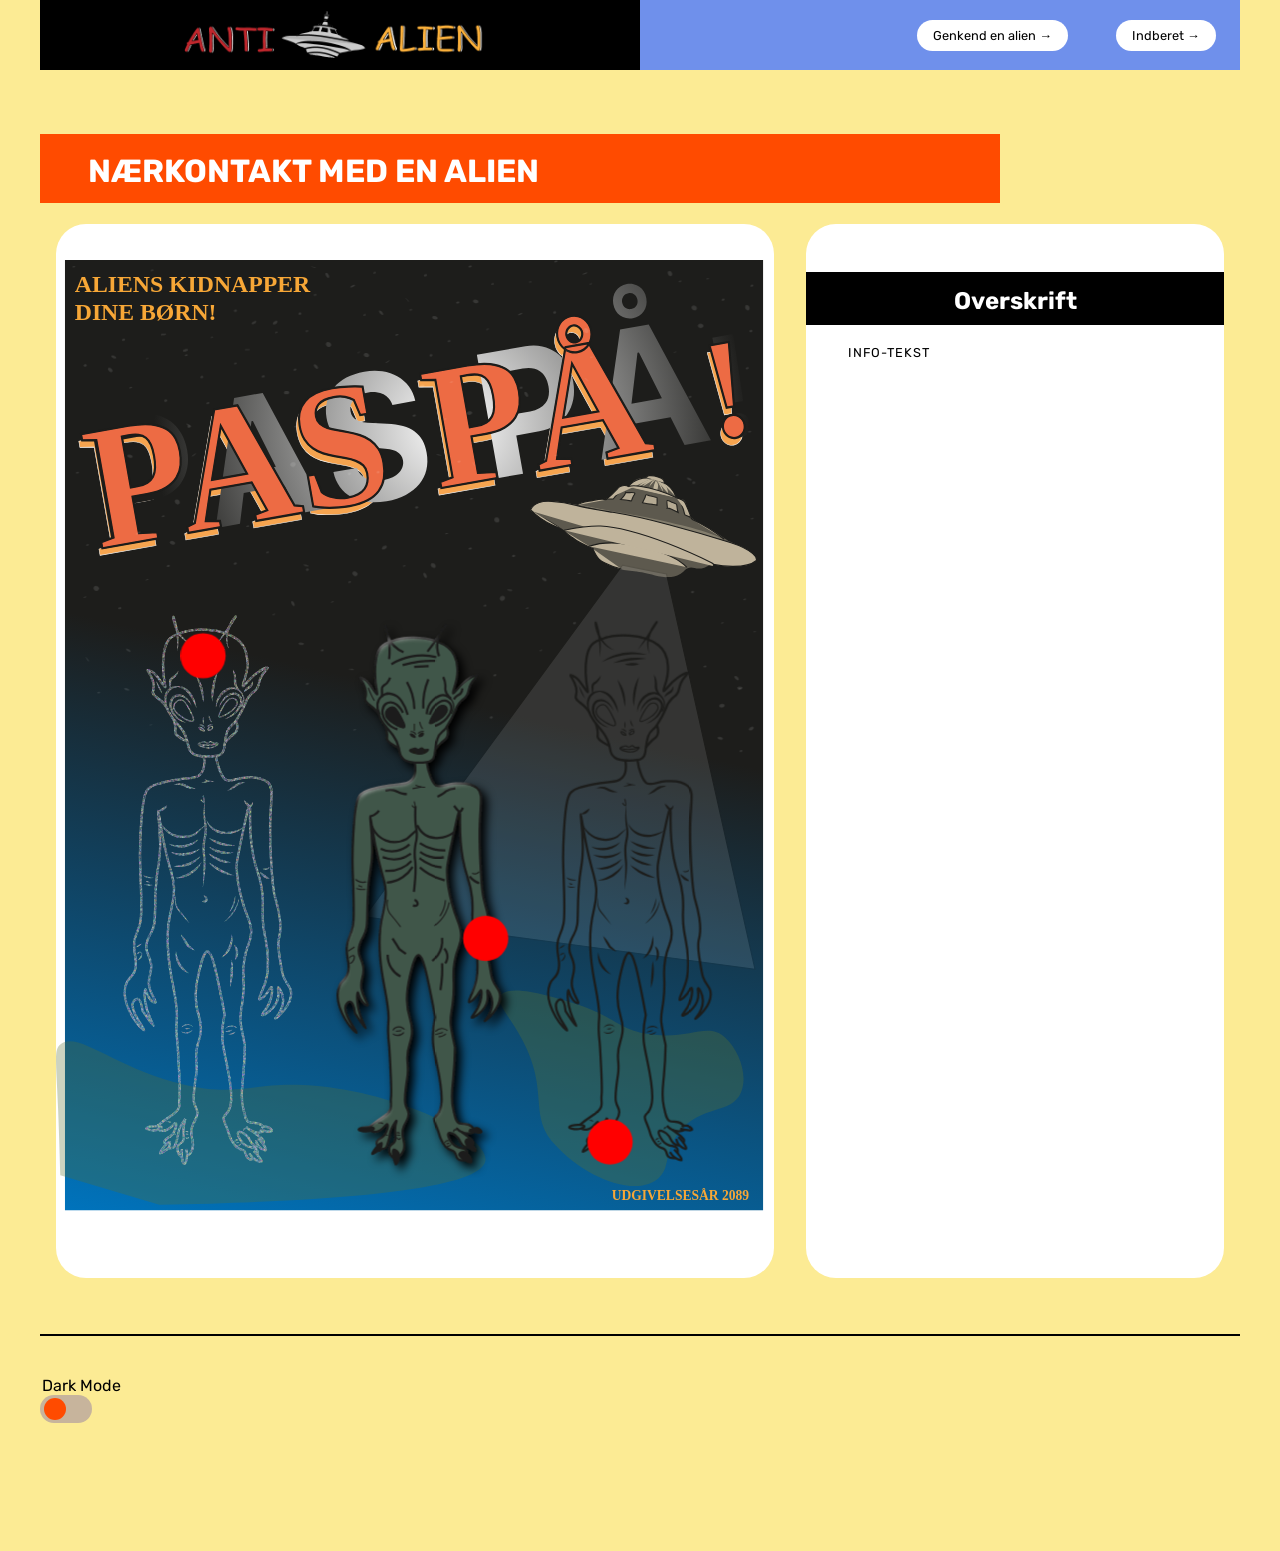
<file: instruction.html>
<!DOCTYPE html>
<html lang="en">
  <head>
    <meta charset="UTF-8" />
    <meta http-equiv="X-UA-Compatible" content="IE=edge" />
    <meta name="viewport" content="width=device-width, initial-scale=1.0" />
    <link rel="stylesheet" href="css/custom.css" />
    <link rel="stylesheet" href="css/general.css" />
    <link rel="stylesheet" href="css/layout.css" />
    <link rel="stylesheet" href="css/infographic.css" />
    <link rel="stylesheet" href="css/ekstra.css" />
    <link id="lightmode" rel="stylesheet" href="css/light.css" />
    <link rel="icon" type="image/png" href="img/fav.png" />
    <title>Emergency Site</title>
  </head>
  <body id="instruction">
    <header>
      <nav>
        <div id="logotype-wrapper">
          <a href="index.html"><img src="img/aaa.png" alt="logo" /></a>
        </div>
        <ul class="menu">
          <li>
            <a class="menuItem" href="instruction.html">Genkend en alien </a>
          </li>
          <li><a class="menuItem" href="register.html">Indberet</a></li>
        </ul>
      </nav>
    </header>

    <main>
      <h1>NÆRKONTAKT MED EN ALIEN</h1>
      <section class="info-graphic">
        <br />
        <br />
        <?xml version="1.0" encoding="UTF-8"?>
        <svg
          id="Lag_1"
          data-name="Lag 1"
          xmlns="http://www.w3.org/2000/svg"
          xmlns:xlink="http://www.w3.org/1999/xlink"
          viewBox="0 0 635.01 896.67"
        >
          <defs>
            <linearGradient
              id="Ikke-navngivet_forløb_163"
              data-name="Ikke-navngivet forløb 163"
              x1="210.66"
              y1="886.5"
              x2="422.61"
              y2="-46.08"
              gradientUnits="userSpaceOnUse"
            >
              <stop offset="0" stop-color="#0073bc" />
              <stop offset=".54" stop-color="#1d1d1b" />
            </linearGradient>
            <radialGradient
              id="Ikke-navngivet_forløb_2"
              data-name="Ikke-navngivet forløb 2"
              cx="350.12"
              cy="146.63"
              fx="350.12"
              fy="146.63"
              r="263.45"
              gradientUnits="userSpaceOnUse"
            >
              <stop offset="0" stop-color="#fff" />
              <stop offset="1" stop-color="#1d1d1b" />
            </radialGradient>
            <filter id="AI_Statisk">
              <feTurbulence
                baseFrequency="0.5"
                in="c1"
                numOctaves="10"
                result="c2"
                type="fractalNoise"
              />
              <feComposite in="c2" in2="SourceAlpha" operator="in" />
            </filter>
            <filter
              id="AI_Facetskygge_1"
              x="-20%"
              y="-20%"
              width="140%"
              height="140%"
            >
              <feGaussianBlur in="SourceAlpha" result="blur" stdDeviation="4" />
              <feOffset dx="4" dy="4" in="blur" result="offsetBlur" />
              <feSpecularLighting
                in="blur"
                result="specOut"
                specularConstant="1"
                specularExponent="10"
                surfaceScale="5"
              >
                <fePointLight x="-5000" y="-10000" z="-20000" />
              </feSpecularLighting>
              <feComposite
                in="specOut"
                in2="SourceAlpha"
                operator="in"
                result="specOut"
              />
              <feComposite
                in="SourceGraphic"
                in2="specOut"
                k1="0"
                k2="1"
                k3="1"
                k4="0"
                operator="arithmetic"
                result="litPaint"
              />
              <feMerge>
                <feMergeNode in="offsetBlur" />
                <feMergeNode in="litPaint" />
              </feMerge>
            </filter>
          </defs>
          <rect
            id="baggrund"
            x="7.93"
            width="617.42"
            height="840.43"
            style="fill: url(#Ikke-navngivet_forløb_163)"
          />
          <path
            id="landområde_1"
            d="M3.77,809.56c-.33-12.62-.92-33.14-1.92-58.61-1.74-44.45-3.84-52.12,1.92-57.13,15.16-13.21,48.87,21.45,109.77,35.57,49.93,11.58,61.19-3.85,115.57.9,74.65,6.52,153.03,44.28,150.78,65.69-1.81,17.16-56.63,35.27-288.55,39.64"
            style="fill: #586f30; opacity: 0.3"
          />
          <path
            id="landområde_2"
            d="M412.08,689.11c-11.71-21.68-23.11-31.62-18.89-38.46,7.22-11.69,50.05,2.05,63.42,6.34,39.34,12.62,39.31,22.69,65.82,27.43,36.59,6.55,53.11-11.43,69.32,3.12,12.43,11.16,20.39,33.44,14.15,48.43-8.38,20.13-35.4,10.3-55.17,35.93-13.9,18.02-6.63,30.76-18.39,40.62-20.34,17.04-65.46-1.46-91.96-31.24-22.63-25.43-3.84-46.89-28.29-92.17Z"
            style="fill: #586f30; opacity: 0.34"
          />
          <text
            id="PAS_PÅ__gul"
            data-name="PAS_PÅ!_gul"
            transform="translate(35.54 261.78) rotate(-10.06) scale(.94 1)"
            style="
              fill: #f6a44f;
              font-family: Galvji-Bold, Galvji;
              font-weight: 700;
              stroke: #fff;
              stroke-miterlimit: 10;
              stroke-width: 0.5px;
            "
          >
            <tspan x="0" y="0" style="font-size: 156.91px">PAS PÅ</tspan>
            <tspan x="587.73" y="0" style="font-size: 126.49px">!</tspan>
          </text>
          <g id="PAS_PÅ__rød" data-name="PAS_PÅ!_rød">
            <g>
              <path
                d="M73.69,136.88c5.27-.94,10.26-.88,14.95.15,4.69,1.04,8.9,2.91,12.61,5.62,3.71,2.71,6.85,6.24,9.41,10.59,2.56,4.34,4.34,9.33,5.34,14.96.99,5.58,1,10.83.04,15.75-.96,4.92-2.78,9.31-5.45,13.18-2.67,3.87-6.09,7.1-10.26,9.68-4.17,2.58-8.97,4.35-14.38,5.31l-20.31,3.6,6,33.8-21.52,3.82-19.32-108.86,42.9-7.61ZM62.36,197.26l15.61-2.77c6.22-1.1,10.75-3.57,13.57-7.39,2.83-3.82,3.69-8.8,2.61-14.94-1.11-6.24-3.63-10.66-7.58-13.28-3.95-2.62-9.03-3.38-15.25-2.27l-15.68,2.78,6.72,37.87Z"
                style="fill: url(#Ikke-navngivet_forløb_2)"
              />
              <path
                d="M202.14,199.61l-36.13,6.41-3.3,27.35-21.59,3.83,16.39-115.19,25.3-4.49,55.02,102.52-23.3,4.13-12.37-24.57ZM167.52,187.62l26.94-4.78-20.33-40.43-1.28.23-5.32,44.99Z"
                style="fill: url(#Ikke-navngivet_forløb_2)"
              />
              <path
                d="M266.15,183.82c.63,2.17,1.67,4.05,3.13,5.63,1.46,1.58,3.23,2.84,5.33,3.76,2.1.92,4.47,1.5,7.11,1.74s5.48.08,8.52-.46c2.8-.5,5.31-1.29,7.52-2.38,2.21-1.09,4.04-2.4,5.51-3.94,1.47-1.53,2.53-3.24,3.17-5.11s.79-3.85.42-5.91c-.3-1.71-.91-3.21-1.83-4.5-.92-1.29-2.18-2.36-3.8-3.21-1.62-.85-3.64-1.52-6.05-2-2.41-.48-5.25-.79-8.51-.94l-13.93-.64c-19.36-.82-30.5-9.53-33.45-26.12-.91-5.13-.8-9.95.34-14.46,1.14-4.51,3.15-8.56,6.04-12.16s6.61-6.63,11.17-9.1c4.56-2.47,9.81-4.23,15.75-5.28,5.65-1,11-1.12,16.03-.36,5.04.77,9.54,2.29,13.53,4.56,3.98,2.28,7.33,5.25,10.04,8.92,2.71,3.67,4.56,7.91,5.56,12.71l-20.24,3.59c-.62-2.12-1.61-3.97-2.97-5.54-1.36-1.57-2.97-2.84-4.83-3.81s-3.96-1.59-6.29-1.88c-2.33-.29-4.8-.2-7.41.27-2.71.48-5.1,1.23-7.17,2.25-2.07,1.02-3.79,2.26-5.15,3.71-1.36,1.46-2.32,3.11-2.87,4.95-.56,1.84-.65,3.79-.29,5.85.6,3.37,2.4,5.85,5.4,7.45,3,1.6,7.64,2.53,13.92,2.82l12.89.59c5.38.24,10.1.92,14.14,2.04,4.05,1.12,7.49,2.73,10.34,4.82,2.84,2.09,5.13,4.69,6.86,7.81,1.73,3.12,2.97,6.79,3.72,11.01.97,5.48.88,10.58-.26,15.3-1.15,4.72-3.26,8.92-6.33,12.6-3.07,3.68-7.03,6.8-11.87,9.34s-10.49,4.39-16.95,5.54c-6.13,1.09-11.82,1.31-17.08.66-5.26-.65-9.93-2.09-14-4.32-4.07-2.23-7.48-5.21-10.22-8.93-2.74-3.71-4.66-8.09-5.75-13.14l20.81-3.69Z"
                style="fill: url(#Ikke-navngivet_forløb_2)"
              />
              <path
                d="M415.11,76.3c5.27-.94,10.26-.88,14.95.15s8.9,2.91,12.61,5.62c3.72,2.71,6.85,6.24,9.41,10.59,2.56,4.34,4.34,9.33,5.34,14.96.99,5.58,1,10.83.04,15.75-.97,4.92-2.78,9.31-5.45,13.18-2.67,3.87-6.09,7.1-10.26,9.68-4.17,2.58-8.97,4.35-14.38,5.31l-20.31,3.6,6,33.8-21.52,3.82-19.32-108.86,42.9-7.61ZM403.77,136.68l15.61-2.77c6.22-1.1,10.75-3.57,13.57-7.39,2.83-3.82,3.69-8.8,2.61-14.94-1.11-6.24-3.63-10.66-7.58-13.28-3.95-2.62-9.03-3.38-15.25-2.27l-15.68,2.78,6.72,37.87Z"
                style="fill: url(#Ikke-navngivet_forløb_2)"
              />
              <path
                d="M543.55,139.03l-36.13,6.41-3.31,27.35-21.59,3.83,16.39-115.19,25.3-4.49,55.02,102.52-23.3,4.13-12.37-24.57ZM510.22,51.42c-2.09.37-4.11.34-6.04-.1-1.94-.43-3.68-1.2-5.22-2.3-1.54-1.1-2.85-2.5-3.91-4.21-1.06-1.71-1.79-3.66-2.18-5.88-.38-2.16-.37-4.23.04-6.19.41-1.96,1.15-3.73,2.22-5.3,1.07-1.56,2.44-2.88,4.11-3.96,1.67-1.08,3.55-1.8,5.64-2.17,2.04-.36,4.02-.32,5.94.11s3.64,1.21,5.19,2.31,2.84,2.5,3.91,4.21c1.06,1.71,1.79,3.64,2.17,5.8.39,2.21.38,4.3-.03,6.27-.41,1.97-1.15,3.73-2.22,5.3-1.07,1.56-2.43,2.88-4.08,3.95s-3.49,1.79-5.54,2.15ZM508.73,43.43c2-.35,3.5-1.31,4.53-2.87,1.02-1.55,1.36-3.34,1-5.35-.37-2.06-1.3-3.65-2.79-4.76-1.5-1.11-3.24-1.49-5.24-1.13-2,.35-3.5,1.31-4.53,2.87-1.02,1.56-1.35,3.37-.99,5.43.36,2.01,1.28,3.57,2.78,4.68,1.49,1.11,3.24,1.49,5.24,1.13ZM508.94,127.04l26.94-4.78-20.33-40.43-1.28.23-5.32,44.99Z"
                style="fill: url(#Ikke-navngivet_forløb_2)"
              />
              <path
                d="M598.87,65.47l8.89,59.14-15.34,2.72-11.94-58.6,18.38-3.26ZM593.29,148.19c-.58-3.24-.1-5.95,1.43-8.13,1.53-2.17,3.92-3.55,7.18-4.13,3.26-.58,5.98-.11,8.16,1.41,2.19,1.52,3.57,3.89,4.14,7.14.57,3.2.09,5.89-1.44,8.07-1.53,2.17-3.92,3.55-7.18,4.13-3.25.58-5.97.11-8.16-1.41-2.18-1.51-3.56-3.87-4.13-7.08Z"
                style="fill: url(#Ikke-navngivet_forløb_2)"
              />
            </g>
            <text
              transform="translate(37.64 255.57) rotate(-10.06) scale(.94 1)"
              style="
                fill: #ed6b44;
                font-family: Galvji-Bold, Galvji;
                font-weight: 700;
                stroke: #1d1d1b;
                stroke-miterlimit: 10;
                stroke-width: 2px;
              "
            >
              <tspan x="0" y="0" style="font-size: 156.91px">PAS PÅ</tspan>
              <tspan x="587.73" y="0" style="font-size: 126.49px">!</tspan>
            </text>
            <text
              transform="translate(37.64 255.57) rotate(-10.06) scale(.94 1)"
              style="
                fill: none;
                font-family: Galvji-Bold, Galvji;
                font-weight: 700;
                stroke: #1d1d1b;
                stroke-miterlimit: 10;
              "
            >
              <tspan x="0" y="0" style="font-size: 156.91px">PAS PÅ</tspan>
              <tspan x="587.73" y="0" style="font-size: 126.49px">!</tspan>
            </text>
          </g>
          <text
            id="ALIENS_KIDNAPPER_DINE_BØRN_"
            data-name="ALIENS_KIDNAPPER_DINE_BØRN!"
            transform="translate(16.57 27.86)"
            style="
              fill: #f7a737;
              font-family: Galvji-Bold, Galvji;
              font-size: 21px;
              font-weight: 700;
            "
          >
            <tspan x="0" y="0">ALIENS KIDNAPPER</tspan>
            <tspan x="0" y="25.2">DINE BØRN!</tspan>
          </text>
          <g id="ufo">
            <path
              d="M549.44,210.51c-9.99-5.39-21.37-7.52-32.58-9.28-3.39-.53-6.85-1.03-10.23-.46"
              style="
                fill: #bfb39b;
                opacity: 0.9;
                stroke: #1d1d1b;
                stroke-miterlimit: 10;
              "
            />
            <path
              d="M527.56,202.87c.45-2.95,1.34-5.83,2.64-8.51,1.47.89,2.74,2.79,2.85,4.51s-.32,3.42-.76,5.08"
              style="fill: #bfb39b; stroke: #1d1d1b; stroke-miterlimit: 10"
            />
            <path
              d="M531.15,194.23c2.58,1.9,4.58,4.6,5.63,7.63.39,1.11.65,2.34.28,3.46"
              style="fill: #bfb39b; stroke: #1d1d1b; stroke-miterlimit: 10"
            />
            <path
              d="M530.41,193.96l4.56,2.15c1.08.51,2.18,1.03,3.13,1.76,2.65,2.05,3.85,5.62,3.51,8.96"
              style="fill: #bfb39b; stroke: #1d1d1b; stroke-miterlimit: 10"
            />
            <path
              d="M530.43,193.95c-1.42-.04-2.76.73-3.71,1.78-.95,1.05-1.58,2.35-2.16,3.64-.39.85-.76,1.71-1.13,2.57"
              style="fill: #bfb39b; stroke: #1d1d1b; stroke-miterlimit: 10"
            />
            <path
              d="M529.83,193.7c-.71-.18-1.46-.02-2.17.17-4.02,1.07-7.96,3.4-9.73,7.16-.03.06-.07.14-.14.14s-.12-.11-.05-.13"
              style="fill: #bfb39b; stroke: #1d1d1b; stroke-miterlimit: 10"
            />
            <path
              d="M529.37,193.8c-1.18-.47-2.52-.36-3.77-.12-4.51.87-8.67,3.4-11.51,7.01"
              style="fill: #bfb39b; stroke: #1d1d1b; stroke-miterlimit: 10"
            />
            <path
              d="M420.27,219.66c1.09-5.06,21.74-4.89,24.75-4.86,1.38.01,2.74.07,2.74.07,2.86.12,5.94.38,13.38,1.47,2.9.43,4.61.67,7.24,1.12,6.62,1.13,11.77,2.31,16.98,3.41,14.74,3.11,13.82,2.27,31.52,5.72,10.34,2.01,21.95,4.3,36.5,8.11,11.9,3.12,21.94,5.79,34.39,10.84,8.04,3.26,32.38,13.14,31.13,19.04-.74,3.48-10.25,5-15.19,5.14-2.02.06-1.79-.16-12.42-.87-7.07-.47-7.97-.43-9.15-.25-5.96.91-6.03,3.39-11.3,4.18-5.95.89-7.67-2.02-12.1-.2-2.94,1.2-2.64,2.66-6.3,4.86-4.02,2.41-7.93,2.79-10.49,3.01-6.2.53-10.73-1.01-14.89-2.19-17.75-5.04-21.89-1.61-35.4-7.46-5.39-2.33-8.13-3.56-10.49-6.57-2.38-3.04-3.12-6.27-7.07-9.03-1.9-1.33-3.56-1.86-4.41-2.16-7.16-2.52-13.67-8.48-18.01-12.02-16.51-13.47-32.39-16.83-31.42-21.36Z"
              style="fill: #bfb39b; opacity: 0.4"
            />
            <path
              d="M461.14,216.34c.81-.29,1.98-.68,3.4-1.11,4.34-1.3,7.96-1.94,13.08-2.71,10.63-1.59,9.8-1.02,10.74-1.5,6.49-3.27,6.45-10.31,11.62-10.94,2.66-.32,3.71,1.41,6.35.5,2.7-.93,2.92-3.18,5.19-5.24,4.18-3.79,10.87-2.83,14.57-2.3,5.83.84,9.78,3.46,13.28,5.77,3.33,2.2,5,3.3,6.4,5.5,1.7,2.66,1.65,4.69,3.82,6.15,1.99,1.33,3.1.34,4.97,1.25,3.98,1.93,2.55,8.16,5.79,13.76,2.11,3.67,5.07,5.07,10.1,7.85,5.75,3.18,13.85,7.97,24.14,15.05"
              style="fill: #bfb39b; opacity: 0.4"
            />
            <path
              d="M531.63,210.16c.11,2.24.07,4.49-.12,6.73-1.18-.59-2.54-.63-3.86-.71-3.03-.19-6.03-.68-8.95-1.48.75-1.53,1.49-3.06,2.24-4.6.27-.56.33-2.05.86-2.37s2.58.58,3.15.72c.62.16,6.66,1.39,6.68,1.7Z"
              style="
                fill: #bfb39b;
                opacity: 0.9;
                stroke: #1d1d1b;
                stroke-miterlimit: 10;
              "
            />
            <path
              d="M540.55,219.53c1.16-.18,2.31.29,3.38.77,2.12.94,4.21,1.92,6.31,2.91-.85-1.94-.85-4.13-1.16-6.23-.06-.4-.15-.84-.45-1.11-.16-.14-.35-.22-.55-.29-1.34-.53-2.68-1.07-4.02-1.6-.64-.26-2.83-1.56-3.49-1.18-.8.46.47,6.71-.03,6.75Z"
              style="
                fill: #bfb39b;
                opacity: 0.9;
                stroke: #1d1d1b;
                stroke-miterlimit: 10;
              "
            />
            <path
              d="M561.22,227.83c-1.38-.83-2.84-1.52-4.35-2.06-.19-.07-.39-.14-.53-.28-.14-.14-.21-.33-.27-.52-.84-2.46-1.16-5.09-2.31-7.42,1.07.4,2.28,1.06,3.35,1.46.27.1.54.2.76.39.26.23.4.56.53.87,1.02,2.46,2.03,5.01,2.83,7.54Z"
              style="
                fill: #bfb39b;
                opacity: 0.9;
                stroke: #1d1d1b;
                stroke-miterlimit: 10;
              "
            />
            <path
              d="M503.83,205.51c-.57,2.59-2.62,4.55-4.57,6.35,3.05.13,6.08.54,9.05,1.21.17.04.35.07.5,0,.18-.09.25-.3.31-.49.41-1.34.95-2.63,1.62-3.86s2.11-2.22.51-2.79c-2.28-.81-5.02.35-7.41-.41Z"
              style="
                fill: #bfb39b;
                opacity: 0.9;
                stroke: #1d1d1b;
                stroke-miterlimit: 10;
              "
            />
            <path
              d="M497.79,206.08c-1.78,1.38-3.34,3.03-4.62,4.88-.1.14-.21.3-.37.36-.11.05-.23.05-.36.05-1.6.01-3.19.03-4.79.04,1.7-1.79,3.52-3.46,5.36-5.11.61-.55.93-.97,1.74-1.01.63-.03,2.47,1.22,3.03.78Z"
              style="
                fill: #bfb39b;
                opacity: 0.9;
                stroke: #1d1d1b;
                stroke-miterlimit: 10;
              "
            />
            <path
              d="M535.23,195.93c6.15,2.46,11.12,7.7,13.28,13.96"
              style="fill: #bfb39b; stroke: #1d1d1b; stroke-miterlimit: 10"
            />
            <path
              d="M526.91,193.15c-7.48-1.68-15.79,1.18-20.66,7.11-2.02-1.42-5.78-.97-7.83.41-.78.53-1.43,1.22-2.08,1.91-3.16,3.33-6.48,6.51-9.95,9.51"
              style="fill: #bfb39b; stroke: #1d1d1b; stroke-miterlimit: 10"
            />
            <path
              d="M548.48,209.99c2.29,1.32,5.2,1.64,7.02,3.56.77.81,1.26,1.84,1.72,2.86,1.89,4.17,3.5,8.46,5.11,12.74"
              style="fill: #bfb39b; stroke: #1d1d1b; stroke-miterlimit: 10"
            />
            <path
              d="M486.39,211.95c-3.78-1.37-7.92,0-11.86.84-4.86,1.03-10.12,1.31-14.19,4.17"
              style="fill: #bfb39b; stroke: #1d1d1b; stroke-miterlimit: 10"
            />
            <path
              d="M522.14,192.32c.53-1.52,1.16-1.48,2.7-1.6s2.96-.04,4.41.21c2.15.37,4.23,1.11,6.11,2.2,2,1.16,2.61,1.57,2.54,3.94"
              style="fill: #bfb39b; stroke: #1d1d1b; stroke-miterlimit: 10"
            />
            <path
              d="M562.27,229.22c10.29,4.69,19.98,10.68,28.77,17.79"
              style="fill: #bfb39b; stroke: #1d1d1b; stroke-miterlimit: 10"
            />
            <path
              d="M419.47,221.73c1.11-3.55,4.35-6.14,7.88-7.33s7.34-1.17,11.06-.95c7.32.44,14.59,1.62,21.67,3.54,10.6,2.87,21.48,4.41,32.32,6.13,17.03,2.71,33.82,6.78,50.49,11.21,18.15,4.82,36.19,10.06,54.1,15.71,7.06,2.23,13.53,4.85,19.25,9.56,1.88,1.55,3.66,3.79,3.19,6.18-5.46,4.8-13.81,5.27-21.08,5.22-5.76-.04-11.52-.64-17.16-1.8"
              style="fill: #bfb39b; stroke: #1d1d1b; stroke-miterlimit: 10"
            />
            <path
              d="M419.85,221.09c5.43,5.63,11.96,10.19,19.11,13.35,4.56,2.01,9.58,3.61,12.86,7.37,1.27,1.46,3.32,2.42,4.81,3.65,5.53,4.57,12.28,7.37,18.91,10.11"
              style="fill: #bfb39b; stroke: #1d1d1b; stroke-miterlimit: 10"
            />
            <path
              d="M474.79,255.38c1.42,3.28,2.9,6.65,5.48,9.11,1.53,1.46,3.38,2.54,5.25,3.51,4.63,2.39,9.55,4.18,14.63,5.34"
              style="fill: #bfb39b; stroke: #1d1d1b; stroke-miterlimit: 10"
            />
            <path
              d="M471.4,253.2c16.74-5.6,35.05-2.44,52.15,1.91,12.53,3.19,25.5,7.35,34.44,16.69"
              style="fill: #bfb39b; stroke: #1d1d1b; stroke-miterlimit: 10"
            />
            <path
              d="M449.34,238.97c10.57-2.05,21.27-4.12,32.36-3.67,8.32.33,16.67,2.07,24.88,4.19,25.09,6.48,49.32,16.57,72.75,27.97.7.34,1.44.71,1.88,1.32s.44,1.51-.21,1.81"
              style="fill: #bfb39b; stroke: #1d1d1b; stroke-miterlimit: 10"
            />
            <path
              d="M548.5,210.06c-10.17-4.93-21.09-8.31-32.26-10-3.24-.49-6.62-.83-9.74.17"
              style="fill: #bfb39b; stroke: #1d1d1b; stroke-miterlimit: 10"
            />
          </g>
          <path
            class="blink"
            id="ufo_lys"
            d="M539.97,277.73c26.09,116.53,52.18,233.06,78.26,349.58-115.13-15.47-230.25-30.93-345.38-46.4,76.06-103.69,152.11-207.37,228.17-311.06,12.98,2.62,25.97,5.25,38.95,7.87Z"
            style="
              fill: #fff;
              opacity: 0.1;
              stroke: #1d1d1b;
              stroke-miterlimit: 10;
            "
          />
          <g id="alien_1" style="filter: url(#AI_Statisk)">
            <g>
              <g>
                <path
                  d="M110.21,329.97c-3.8,1.45-9.22,2.64-11.58,7.66,0,0-7.33,10.64-2.05,39.26.03.17.06.27.07.49.02.33-.03.38-.06.39-.02,0-.04,0-.06,0-.94.25-7.3-11.43-11.11-13.3-11.9-6.37,4.56,4.58.43,16.63-2.1,5.55,10.04,6.71,13.25,17.46,4.2,8.16,8.18,11.06,11.97,16.21,6.74,9.18,4.56,14.23,7.27,18.74.42.69,1.22,1.79,2.56,2.87,0,0,.18.14.36.27,3.01,2.17,11.36,2.48,11.36,2.48.55.02,4.54.15,8.99-.47,1.12-.16,2.63-.41,4.08-1.46.48-.34,1.3-1.02,2.04-2.26,2.08-3.5.58-7.94,3.51-17.27,1.65-5.26,4.03-5.53,6.75-8.57.77-.86,1.4-1.88,2.65-3.9,3.77-6.13,5.94-10.96,6.41-12.01.75-1.67,1.34-3.13,1.77-4.25.75-1.28,1.98-3.12,3.82-5.04,1.99-2.08,2.81-2.26,4.1-3.57,3.18-3.21,1.88-5.88,4.35-10.99,2.74-5.66,6.59-7.93,6.03-8.61-.59-.72-5.07,1.44-8.97,4.16-8.49,5.9-11.67,12.6-12.82,12.05-1.46-.69,5.2-10.8,3.85-22.86-.14-1.23-.16-11.87-8.55-18.29-14.15-10.83-38.68-10.29-50.43-5.82Z"
                  style="
                    fill: none;
                    stroke: #1d1d1b;
                    stroke-miterlimit: 10;
                    stroke-width: 2px;
                  "
                />

                <path
                  d="M120.47,340.09c-9.1-2.76-15.28-11.33-17.11-20.42-.26-1.28-.51-2.65-.57-3.96-.03-1.12,1.37-1.64,1.93-.55,3.49,9.85,4.72,20.79,2.68,31.07.42-10.25-1.06-20.47-4.44-30.12.41.71,1.78.56,1.83-.39,0,.18.04.58.05.77,1.05,9.81,6.54,19.25,15.63,23.61h0Z"
                  style="fill: #1d1d1b"
                />
              </g>
              <path
                d="M142.15,339.58c4.01-6.13,8.52-12.79,12.35-19.06.67-1.06,2.37-3.78,3.01-4.81.13-.2.56-.92.69-1.11.42-.62,1.56-.7,1.77.22.14.48-.12.91-.34,1.14-6.39,7.52-10.19,18.03-6.91,27.74-5-9.55-1.23-21.23,5.39-29.03,0,0,.08-.09.08-.09,0,0,.06-.09-.07.1-.09.14-.17.47-.05.77.12.3.34.43.46.49.11.08.34.22.65.18.31-.03.53-.23.62-.35.06-.08,0,0,0,0-.07.11-.55.86-.63.99-5.04,8.05-10.6,15.82-17.03,22.82h0Z"
                style="fill: #1d1d1b"
              />
              <path
                d="M130.3,391.02c-.75-3.64-1.75-8.8-2.79-12.3-.93-3.52-2.75-8.49-3.98-11.97,5.5,6.61,8.06,15.78,6.77,24.28h0Z"
                style="fill: #1d1d1b"
              />

              <path
                d="M142.99,364.27c-.9,3.84-2.22,9.25-2.85,13.08-.72,3.79-1.33,9.37-1.81,13.26-1.9-8.89-.16-18.63,4.65-26.33h0Z"
                style="fill: #1d1d1b"
              />
              <path
                d="M79.84,767.96c0-.99,4.41-1.68,5.19-1.8,1.19-.19,2.65-.3,4.33-.15.89.08,4.09.37,4.19,1.23.1.8-2.55,1.7-3.05,1.88-1.67.57-3.08.63-3.62.65-3.16.07-7.05-.87-7.04-1.8Z"
                style="
                  fill: none;
                  stroke: #1d1d1b;
                  stroke-miterlimit: 10;
                  stroke-width: 2px;
                "
              />
              <path
                d="M130.63,439c1.57,8.91-.55,13.22-2.63,15.51-4.53,4.97-11.21,2.82-26.67,6.12-10.68,2.28-16.01,3.42-19.63,6.85-2.17,2.05-5,5.78-6.67,35.31-.34,6.02-.73,13.06-.74,23.06,0,7.33.19,9.2.74,26.3.81,25.24.61,28.49-.37,33.15-2.39,11.37-5.09,10.53-5.56,19.1-.61,11.24,3.85,16.26.37,24.86-2.3,5.69-4.68,4.55-7.04,10.09-5.13,12.05,2.66,25.54,5.19,29.9,4.39,7.6,9.81,12.29,10.37,11.89,1.02-.72-14.26-18.07-9.26-25.58.64-.96,1.99-2.32,3.33-2.16,3.24.39,4.32,9.32,4.45,10.45,7.34,11.04,9.35,13.49,9.63,13.33.53-.3-5.86-9.49-7.41-22.7-.67-5.74-.09-9.33.37-9.37.55-.05.59,5.12,4.45,9.01,1.44,1.45,3.73,3.05,4.45,2.52,1.18-.88-4.02-6.19-5.56-14.41-1.72-9.17,3.18-10.95,1.48-20.54-1.24-7.02-4.24-8.2-4.07-14.41.15-5.62,2.74-9.52,4.07-11.89,5.38-9.51,2.69-15.39,4.45-41.07,1.43-21.01,3.36-18.96,3.7-34.23.43-19.17-2.38-32.72-1.85-32.79.58-.08,2.21,16.59,7.78,39.63,4.16,17.2,5.79,18.4,6.3,27.02.82,13.79-2.94,17.51-4.82,33.87-1.93,16.86.08,30.26,1.48,39.63,2.29,15.26,6.88,31.91,5.93,42.87-.09,1.05-.5,5.18-.37,10.81.11,4.76.56,8.26.74,9.73.46,3.81.8,10.71,1.48,24.5,1.56,31.79-.32,19.77.37,29.54.08,1.08.07,1.91,0,2.69,0,0-.1,1.01-.36,1.99-.93,3.54-8.54,8.4-8.54,8.4-2.68,1.71-6.42,4.29-10.84,8.03"
                style="
                  fill: none;
                  stroke: #1d1d1b;
                  stroke-miterlimit: 10;
                  stroke-width: 2px;
                "
              />

              <path
                d="M96.88,782.73c-.56-.94-1.17-2.28-.74-3.6.69-2.13,2.9-2.64,4.82-3.96,5.07-3.51,5.94-11.28,4.82-11.89-1.16-.62-4.3,6.37-10.37,6.85-2.14.17-3.91-.53-4.9-1.01"
                style="
                  fill: none;
                  stroke: #1d1d1b;
                  stroke-miterlimit: 10;
                  stroke-width: 2px;
                "
              />
              <path
                d="M100.59,780.21c-.77-.42-3.7,2.52-3.7,2.52,0,0-5.5,6.48-4.82,7.21.51.53,4.34-2.09,7.41-4.32,1.36-3.63,1.57-5.15,1.11-5.4Z"
                style="
                  fill: none;
                  stroke: #1d1d1b;
                  stroke-miterlimit: 10;
                  stroke-width: 2px;
                "
              />

              <path
                d="M114.29,759.67c-1.13,3.75-1.43,6.84-1.48,9.01-.14,5.58,1.26,8.25-.74,10.81-1.42,1.82-3.04,1.67-4.07,3.96-.93,2.06-.52,4.05-.37,4.68.8,3.47,3.73,5.19,4.32,5.52"
                style="
                  fill: none;
                  stroke: #1d1d1b;
                  stroke-miterlimit: 10;
                  stroke-width: 2px;
                "
              />
              <path
                d="M115.91,790.98c.1.3.28.67.6.76,1.27.35,3.57-4.03,3.7-4.32,3.24-7.14-1.85-10.74-.37-19.1,1.29-7.33,5.89-8.41,5.19-14.77-.4-3.65-1.96-3.7-2.96-8.65-.47-2.29-.59-4.53.37-12.97,1.03-9.04,1.52-9.45,1.85-14.05.5-6.96-.42-8.7-.37-14.41.08-10.14,3.03-11.65,4.07-20.54,1.52-12.93-4.23-14.03-4.45-30.99-.12-9.08,1.44-15.95,2.59-20.9,1.86-7.98,4.51-19.34,7.78-19.46,4.27-.15,8,18.69,12.59,41.79,1.17,5.88,2.03,10.75,2.59,14.05-1.23,5.37-2.56,13.55-1.85,23.42.25,3.41,1.28,8.33,3.33,18.01.83,3.89,5.67,26.61,4.07,37.11-.22,1.47-.55,3.63-1.85,6.13-1.96,3.75-3.72,3.65-4.45,6.12-.68,2.35.63,3.39,3.33,10.81,1.92,5.27,1.34,4.97,2.59,7.57,1.61,3.34,3.33,6.89,7.04,9.01,2.57,1.46,3.67.86,5.19,2.52,2.03,2.22,1.15,4.4,2.96,6.12.93.88,2.73,1.79,6.59,1.28"
                style="
                  fill: none;
                  stroke: #1d1d1b;
                  stroke-miterlimit: 10;
                  stroke-width: 2px;
                "
              />
              <path
                d="M141.61,438.67c.33,3.14,1.14,7.9,3.43,13.32,1.67,3.96,2.55,5.88,4.45,7.21,4.29,2.99,9.25-.8,18.15-1.44,2.29-.17,13.72-.99,19.63,4.32,5.4,4.86,2.98,11.97,2.22,33.15-.49,13.63.06,23.57.74,36.03.93,16.94,1.39,25.41,3.7,33.15.63,2.11,2.46,7.93,3.7,15.85.9,5.71,1.17,10.52.37,15.85-.46,3.02-.72,2.65-1.11,5.4-.61,4.33-.32,7.79,1.11,16.57,1.39,8.52,2.08,12.78,2.84,14.86,2.87,7.83,5.65,8.16,6.75,12.75,2.94,12.22-13.01,25.46-13.5,25.11-.35-.25,7.42-7.26,6.75-17-.39-5.67-3.54-10.65-4.37-10.43-.72.19.86,4.18,0,8.89-1.83,10.04-13.47,16.25-14.3,15.45-.64-.61,5.37-5.18,7.94-14.68,1.4-5.16,1.26-9.84.4-10.04-.82-.2-1.76,3.71-5.96,7.73-.8.77-3.85,3.68-4.77,3.09-1.4-.9,4.33-8.58,6.75-20.09,1.32-6.27,1.1-11.02.79-17.77-.49-10.76-2.17-15.12-3.57-24.34-2.31-15.22.23-16.74-1.19-31.29-1.6-16.31-5.04-16.86-8.34-34.77-4.58-24.8-1.41-42.35-3.18-42.5-.64-.05-1.43,2.23-6.75,27.43-4.01,19.03-4.24,20.95-4.37,23.57-.6,12.39,1.95,22.24,4.37,31.29,4.64,17.39,8.37,18.77,8.34,28.98-.03,9.73-3.42,9.05-5.96,23.57-2.64,15.11.89,16.66-1.59,36.7-1.23,9.92-2.34,11.56-1.99,18.16,0,0,.23,4.31,3.97,21.63-.18,11.89-.92,21.5-1.59,28.2-1.09,11-2.32,17.77,0,27.04,1.75,6.98,2.02,11.24,5.16,12.75,3.09,1.49,7.47-.3,11.33,2.81.69.56,1.17,1.11,1.45,1.47"
                style="
                  fill: none;
                  stroke: #1d1d1b;
                  stroke-miterlimit: 10;
                  stroke-width: 2px;
                "
              />
              <path
                d="M114.29,759.67c-2.95,4.04-4.76,7.52-5.4,9.54-.34,1.06-.53,1.95-.53,1.95-.44,2.09-.26,3.28-1.34,6.69-1.23,3.89-1.71,5.87-2.5,6.57-.55.49-1.96,1.48-5.04,1.19"
                style="
                  fill: none;
                  stroke: #1d1d1b;
                  stroke-miterlimit: 10;
                  stroke-width: 2px;
                "
              />
              <path
                d="M111.31,786.3c-.11,1-.21,2.44-.14,4.17.12,3.19.89,8.83,2.14,8.89,1.25.07,3.36-5.36,2.35-10.49-.19-.95-.45-1.75-.69-2.36"
                style="
                  fill: none;
                  stroke: #1d1d1b;
                  stroke-miterlimit: 10;
                  stroke-width: 2px;
                "
              />
              <path
                d="M168.32,766.68c.75.86,3.99,4.39,9.35,4.88,2.95.27,5.31-.5,6.58-1.02"
                style="
                  fill: none;
                  stroke: #1d1d1b;
                  stroke-miterlimit: 10;
                  stroke-width: 2px;
                "
              />
              <path
                d="M180.3,769.28c7.98,2.04,10.34,1.86,10.69,1.1.39-.86-1.59-2.85-3.81-3.54-2.83-.88-5.12.67-5.37.84"
                style="
                  fill: none;
                  stroke: #1d1d1b;
                  stroke-miterlimit: 10;
                  stroke-width: 2px;
                "
              />
              <path
                d="M171.09,790.25c.6,1.09,1.62,2.63,3.29,4.04,2.67,2.26,6.59,3.84,7.27,3.03.49-.59-.48-2.69-6.75-9.26"
                style="
                  fill: none;
                  stroke: #1d1d1b;
                  stroke-miterlimit: 10;
                  stroke-width: 2px;
                "
              />
              <path
                d="M173.4,770.37c1.9,1.44,3.43,2.56,4.43,3.28,1.46,1.05,3.44,2.44,4.88,4.19.35.42.91.85,1.1,1.61.34,1.38-.61,2.67-1.03,3.18"
                style="
                  fill: none;
                  stroke: #1d1d1b;
                  stroke-miterlimit: 10;
                  stroke-width: 2px;
                "
              />
              <path
                d="M178.09,791.54c.3-1.43.45-3.37-.65-4.84-1.53-2.04-4.22-1.66-7.1-2.48-6.6-1.87-10.56-11.3-9.1-12.74,1.03-1.02,5.9.78,8.55,4.07,2.07,2.57,1.87,4.67,4.37,6.72,1.76,1.45,3.79,1.96,5.23,2.16"
                style="
                  fill: none;
                  stroke: #1d1d1b;
                  stroke-miterlimit: 10;
                  stroke-width: 2px;
                "
              />
              <path
                d="M176.89,778.38c.12,1.11.46,2.67,1.46,4.25,2.18,3.46,6.52,5.37,7.31,4.57.39-.4.21-1.77-3.49-6.69-1.15-1.24-2.3-2.48-3.46-3.72"
                style="
                  fill: none;
                  stroke: #1d1d1b;
                  stroke-miterlimit: 10;
                  stroke-width: 2px;
                "
              />
              <path
                d="M149.6,680.16c2.07-3.75,8.22-4.26,10.73-.71-3.42-2.16-7.54-1.83-10.73.71h0Z"
                style="fill: #1d1d1b"
              />
              <path
                d="M149.6,682.81c2.13-1.06,4.18-1.71,6.55-1.95-1.83,1.51-4.19,2.25-6.55,1.95h0Z"
                style="fill: #1d1d1b"
              />
              <path
                d="M158.88,682.46c-1.5,2.02-4.28,3.05-6.73,2.48,2.38-.86,4.36-1.58,6.73-2.48h0Z"
                style="fill: #1d1d1b"
              />
              <path
                d="M110.84,679.1c1.73-4.19,8.08-4.76,10.37-.71-3.23-2.66-7.57-2.23-10.37.71h0Z"
                style="fill: #1d1d1b"
              />
              <path
                d="M120.85,680.87c-1.84,3.55-7.33,4.56-10.01,1.42,3.5,1.71,7.03.95,10.01-1.42h0Z"
                style="fill: #1d1d1b"
              />
              <path
                d="M113.76,679.98c1.42-.85,2.97-1.04,4.55-.53-1.42.86-2.97,1.03-4.55.53h0Z"
                style="fill: #1d1d1b"
              />
              <path
                d="M70.45,607.96c1.51-1.75,3.4-2.95,5.64-3.54-1.51,1.76-3.4,2.94-5.64,3.54h0Z"
                style="fill: #1d1d1b"
              />
              <path
                d="M71.36,614.33c.09-2.1,3.02-3.44,4.55-1.95-1.98.1-3.04.7-4.55,1.95h0Z"
                style="fill: #1d1d1b"
              />
              <path
                d="M71.91,619.28c2.29-1.86,3.67-3.93,4-6.9,1.27,2.83-1.01,6.48-4,6.9h0Z"
                style="fill: #1d1d1b"
              />
              <path
                d="M110.48,596.63c2.87,2.68,5.05,5.86,7,9.22,0,0-.26-.28-.26-.28,1.95,1.53,3.83,3.12,5.45,5.03-2.39-.91-4.55-2.18-6.69-3.55-2.19-3.3-4.18-6.67-5.5-10.43h0Z"
                style="fill: #1d1d1b"
              />
              <path
                d="M146.5,616.81c5.49-5.57,8.32-12.78,8.88-20.52,2.44,7.7-1.46,17.21-8.88,20.52h0Z"
                style="fill: #1d1d1b"
              />
              <path
                d="M157.42,605.66c4.61,2.63,5.05,10.14.91,13.45,1.32-4.6,1.17-9.1-.91-13.45h0Z"
                style="fill: #1d1d1b"
              />
              <path
                d="M155.42,618.93c1.88,7.93,1.05,16.36-1.46,24.07-.24-4.06.08-8.05.35-12.07.31-3.56.58-8.48,1.1-12h0Z"
                style="fill: #1d1d1b"
              />
              <path
                d="M106.11,611.32c1.18,7.9,5.37,14.75,11.64,19.64-7.96-2.41-13.43-11.48-11.64-19.64h0Z"
                style="fill: #1d1d1b"
              />
              <path
                d="M106.06,561.89c-.57,4.62,0,9.62,3.23,13.15,2.2,2.66,4.5,5.72,6.57,8.51.68.98,1.4,1.94,2.05,2.93-.84-.86-1.63-1.75-2.44-2.63-2.3-2.59-4.75-5.49-6.94-8.16-3.37-3.69-3.86-9.17-2.47-13.8h0Z"
                style="fill: #1d1d1b"
              />
              <path
                d="M148.46,585.46c5.62-4.8,10.11-10.93,12.47-17.96.37-.99.66-2.02.96-3.04-.08,1.07-.27,2.12-.49,3.18-1.67,7.36-6.45,13.98-12.94,17.83h0Z"
                style="fill: #1d1d1b"
              />
              <path
                d="M158.47,562.4c.39,5.15-1.5,10.55-5,14.34,2.35-4.62,3.98-9.26,5-14.34h0Z"
                style="fill: #1d1d1b"
              />
              <path
                d="M77.08,543.91c2.97,1.69,5.91,2.33,9.32,2.13-3,1.67-7.35.7-9.32-2.13h0Z"
                style="fill: #1d1d1b"
              />
              <path
                d="M79.55,549.24c1.41-.2,2.63.25,3.56,1.33-1.41.21-2.63-.25-3.56-1.33h0Z"
                style="fill: #1d1d1b"
              />
              <path
                d="M77.9,551.91c2.68.21,5,.45,7.67.8-2.46,1.05-5.48.73-7.67-.8h0Z"
                style="fill: #1d1d1b"
              />
              <path
                d="M180.42,541.03c2.15,1.25,4.37,3,6.37,4.42.69.52,1.39,1.04,2.11,1.71-1.92.22-3.78-.48-5.32-1.57-1.52-1.12-2.77-2.66-3.16-4.56h0Z"
                style="fill: #1d1d1b"
              />
              <path
                d="M182.6,538.21c2.43.47,4.32.08,6.3-1.41-.7,2.55-4.57,3.38-6.3,1.41h0Z"
                style="fill: #1d1d1b"
              />
              <path
                d="M130.45,562.01c2.3-.06,4.69,2.53,3.49,4.91-1.1,1.71-3.7,1.4-4.93.14,1.21-.2,2.28-.28,3.1-.94.14-.16.11-.17.16-.38.06-1.29-.92-2.58-1.81-3.73h0Z"
                style="fill: #1d1d1b"
              />
              <path
                d="M131.32,478.13c.1,6.37.1,12.87,1.27,19.12.76,3.15,1,6.54.68,9.84-.38,3.13-1.34,6.34-1.52,9.49-.5,4.74.23,9.57.46,14.32.15,8.1-.97,16.16-2.33,24.1.38-8,.97-16.02.58-24.02-.68-6.46-1.45-13.01.02-19.44,1.19-4.59,1.51-9.3.58-14.01-.92-6.52-.43-12.99.26-19.39h0Z"
                style="fill: #1d1d1b"
              />
              <path
                d="M91.83,495.98c5.85,12.17,19.47,16.41,30.92,11.03,3.1-2.5,6.23-4.96,9.49-7.27-2.75,2.93-5.62,5.71-8.53,8.45-11.9,7.13-28.23,1.45-31.88-12.22h0Z"
                style="fill: #1d1d1b"
              />
              <path
                d="M132.99,495.25c4.92,8.95,14.59,12.17,24.22,9.76,3.09-.7,6.06-1.93,8.99-3.4-10.17,9.33-28.89,8.37-33.21-6.36h0Z"
                style="fill: #1d1d1b"
              />
              <path
                d="M158.37,517.77c-8.09,1.79-17.19-.75-23.16-6.51,7.44,3.32,15.08,5.47,23.16,6.51h0Z"
                style="fill: #1d1d1b"
              />
              <path
                d="M156.98,523.74c-7.13,3-16.21,1.05-21.48-4.61,6.8,3.2,13.97,4.75,21.48,4.61h0Z"
                style="fill: #1d1d1b"
              />
              <path
                d="M155.03,532.97c-7.42.81-15.33-2.38-20.09-8.14,2.84,1.45,6.88,3.53,9.8,4.66,2.88,1.22,7.25,2.54,10.28,3.48h0Z"
                style="fill: #1d1d1b"
              />
              <path
                d="M135.22,532.97c3.23,1.91,7.76,4.66,11.06,6.3,3.24,1.72,8.14,3.85,11.54,5.37-8.63-.65-17.09-4.99-22.6-11.67h0Z"
                style="fill: #1d1d1b"
              />
              <path
                d="M125.85,512.45c-5.94,7.7-18.22,9.4-26.11,3.77,8.86,2.76,18.42,1.47,26.11-3.77h0Z"
                style="fill: #1d1d1b"
              />
              <path
                d="M127.14,520.74c-6.38,6.66-17.77,7.89-25.6,3.02,8.69,2.01,17.65,1.14,25.6-3.02h0Z"
                style="fill: #1d1d1b"
              />
              <path
                d="M127.66,527.28c-4.97,7.49-15.15,11.17-23.79,8.8,8.7-.56,16.87-3.47,23.79-8.8h0Z"
                style="fill: #1d1d1b"
              />
              <path
                d="M128.69,532.56c-3.65,8.95-13.68,14.9-23.27,14.08,9.13-2.09,17.26-6.86,23.27-14.08h0Z"
                style="fill: #1d1d1b"
              />
              <path
                d="M104.13,464.16c3.06-1.69,7.04-1.94,10.24-.38,3.07,1.64,5.79,2.78,9.15,3.65-3.35.78-7.09-.3-9.99-1.84-2.95-1.46-6.1-1.52-9.4-1.43h0Z"
                style="fill: #1d1d1b"
              />
              <path
                d="M167.47,462.15c-2.86.92-5.62,1.75-7.98,3.53-2.34,1.91-5.3,3.42-8.31,4.01,2.39-2.07,4.7-3.6,7.13-5.63,2.61-1.92,6.04-2.57,9.16-1.92h0Z"
                style="fill: #1d1d1b"
              />
              <path
                d="M131.28,459.38c3.05.51,5.78,1.06,8.79,1.76-2.99.7-6.3.03-8.79-1.76h0Z"
                style="fill: #1d1d1b"
              />
              <path
                d="M128.69,462.4c2.54-1.17,5.22-1.69,8.02-1.51-2.54,1.18-5.22,1.68-8.02,1.51h0Z"
                style="fill: #1d1d1b"
              />
              <path
                d="M90.21,487.29c1.21-.93,2.74-1.83,3.98-2.64,1.26-.79,2.7-1.8,4.06-2.52-.64,3.49-4.6,6.02-8.04,5.15h0Z"
                style="fill: #1d1d1b"
              />
              <path
                d="M166.24,477.81c1.81.99,3.26,2.56,4.59,3.97.22.2.26.29.41.29,1.15-.33,1.99-1.63,3.01-2.53-.03,1.97-1.38,5.13-3.94,4.31-.45-.21-.68-.45-.9-.65-1.47-1.64-2.48-3.31-3.17-5.39h0Z"
                style="fill: #1d1d1b"
              />
              <path
                d="M128.12,477.38c1.33,1.62,2.22,2.32,2.65,2.12.58-.27.36-2.16-.65-5.67"
                style="fill: none; stroke: #1d1d1b; stroke-miterlimit: 10"
              />
              <path
                d="M157.91,780.01c-.36-1.81,2.33-3.16,3.56-1.77-1.64.27-2.35.63-3.56,1.77h0Z"
                style="fill: #1d1d1b"
              />
              <path
                d="M159.38,780.94c.64-.88,1.52-1.12,2.52-.68-.64.88-1.52,1.11-2.52.68h0Z"
                style="fill: #1d1d1b"
              />
              <path
                d="M160.08,782.63c1.52-.01,2.1-.21,3.12-1.35.66,1.81-2.24,3.01-3.12,1.35h0Z"
                style="fill: #1d1d1b"
              />
              <path
                d="M166.15,770.22c-.78-.42-.76-1.63-.05-2.18.74-.61,1.94-.15,2.05.74-1.22-.48-1.97.18-1.99,1.43h0Z"
                style="fill: #1d1d1b"
              />
              <path
                d="M97.45,762.29c1.21-1.31,3.75-.96,4.51.67-1.71-.42-2.76-.55-4.51-.67h0Z"
                style="fill: #1d1d1b"
              />
              <path
                d="M104.57,773.01c.56-.62,1.15-.56,1.56.17-.56.63-1.15.56-1.56-.17h0Z"
                style="fill: #1d1d1b"
              />
              <path
                d="M114.28,771.24c.44-1.31,2.7-1.16,2.86.25-1.28-.2-1.57-.16-2.86-.25h0Z"
                style="fill: #1d1d1b"
              />
              <path
                d="M114.28,773.01c1.06-.63,2.14-.57,3.12.17-1.06.63-2.13.57-3.12-.17h0Z"
                style="fill: #1d1d1b"
              />
              <path
                d="M114.63,775.29c.64,1.23,2.07,1.39,3.04.42.2.95-.85,1.76-1.77,1.61-.94-.09-1.73-1.18-1.26-2.03h0Z"
                style="fill: #1d1d1b"
              />
              <path
                d="M159.26,407.5c1.84,5.21,1.06,8.07.02,9.72-1.11,1.76-2.56,2.22-5.48,4.97-2.15,2.02-3.63,3.92-4.53,5.16"
                style="
                  fill: none;
                  stroke: #1d1d1b;
                  stroke-miterlimit: 10;
                  stroke-width: 2px;
                "
              />
              <path
                d="M103.96,406.2c1.73,5.13,1.85,8.23,1.61,10.15-.05.38-.15,1.04.06,1.88.29,1.15,1.09,2.35,4.81,4.68,1.35.84,3.18,1.9,5.44,2.95"
                style="
                  fill: none;
                  stroke: #1d1d1b;
                  stroke-miterlimit: 10;
                  stroke-width: 2px;
                "
              />
              <path
                d="M108.34,362.94c-.23,2.64-1.76,5.22-3.91,6.84-.72.56-1.46.98-1.86,1.43-1.09,1.1-.62,2.7-.81,4.16-.1,1.72-.43,3.44-.87,5.12-.53-2.63-.69-5.01-.93-7.66-.06-1.05.41-2.19,1.15-2.98.78-.8,1.58-1.16,2.23-1.6,2.11-1.33,3.6-3.13,5-5.3h0Z"
                style="fill: #1d1d1b"
              />
              <path
                d="M124.23,396.13c-2.37-5.56-5.08-11.12-9.51-15.26-2.77-2.32-6.21-3.4-9.87-3.89,11.26-2.39,18.59,9.28,19.38,19.15h0Z"
                style="fill: #1d1d1b"
              />
              <path
                d="M98.75,395.71c-6.77-8.24-.78-21.51,10.5-18.35-10.49.47-13.67,9.36-10.5,18.35h0Z"
                style="fill: #1d1d1b"
              />
              <path
                d="M141.45,395.53c-.33-4.11,1.03-8.46,3.69-11.69,4.55-5.68,13.19-9.03,18.16-2.07-4.37-3.62-9.82-2.82-13.88.7-4.3,3.2-6.8,7.84-7.96,13.06h0Z"
                style="fill: #1d1d1b"
              />
              <path
                d="M156.46,362.27c2.3,2.85,3.14,6.85,2.85,10.42-.06,3.42,2,6.31,3.98,9.08-3.28-1.77-6.03-5.15-5.98-9.1.31-3.62-.02-6.84-.85-10.4h0Z"
                style="fill: #1d1d1b"
              />
              <path
                d="M88.54,371.9c2.06,3.84,4.02,7.6,5.54,11.67-2.72-3.39-4.77-7.36-5.54-11.67h0Z"
                style="fill: #1d1d1b"
              />
              <path
                d="M173.75,372.49c.61,1.67.33,3.79-.9,5.19-1.17,1.31-2.83,1.76-4.15,2.77-.87.57-1.69,1.23-2.64,1.92.24-1.15.82-2.18,1.58-3.08,1.01-1.33,2.63-1.96,3.84-2.91,1.15-1.04,1.64-2.33,2.27-3.88h0Z"
                style="fill: #1d1d1b"
              />
              <path
                d="M115,409.3c-6.38-1.05-12.07-5.97-14.07-12.14-1.33-4.26-.41-10.08,3.96-12.2,6.68-3.07,13.2,3.32,15.03,9.38-2.68-4.8-8.35-10.47-14.19-7.68-1.61.81-2.64,2.42-3.06,4.28-1.86,7.99,5.07,15.65,12.32,18.37h0Z"
                style="fill: #1d1d1b"
              />
              <path
                d="M144.22,396.13c.83-5.9,7.09-13.89,13.54-13.61,3.79.32,7.08,3.6,7.19,7.42.09,2.45-1.08,4.65-2.3,6.61-2.89,4.86-8.04,8.21-13.33,9.58,3.94-1.91,7.55-4.46,10.11-7.82,2.3-3.31,4.96-7.65,2.74-10.91-5.63-8.27-15.87,2.46-17.95,8.73h0Z"
                style="fill: #1d1d1b"
              />
              <path
                d="M109.48,350.82c11.3-8.59,27.26-11.05,40.62-6.39-13.9-1.82-27.97.35-40.62,6.39h0Z"
                style="fill: #1d1d1b"
              />
              <path
                d="M119.64,351.69c9.21-4.28,19.89-5.64,29.87-3.78-10.05.92-19.91,2.15-29.87,3.78h0Z"
                style="fill: #1d1d1b"
              />
              <path
                d="M130.09,353.14c4.19-1.56,8.83-1.77,13.14-.58-4.19,1.57-8.83,1.76-13.14.58h0Z"
                style="fill: #1d1d1b"
              />
              <path
                d="M121.43,407.47c1.12-1.1-.45-4.12-3.58-10.17-3.83-7.39-5.6-7.98-6.57-8.13-1.97-.32-4.19.67-5.54,2.15-.21.23-1.58,1.78-1.63,3.95-.11,4.39,5.22,7.58,8.06,9.3,1.3.79,7.57,4.56,9.26,2.91Z"
                style="
                  fill: none;
                  stroke: #1d1d1b;
                  stroke-linecap: round;
                  stroke-miterlimit: 10;
                "
              />
              <path
                d="M143.97,403.91c-.67-.69.55-2.97,3.03-7.49,3.85-7.01,5.44-7.98,6.76-8.4.44-.14,3.02-.96,4.9.45,1.5,1.13,1.62,2.97,1.63,3.18.03.63-.05,1.81-1.87,4.08-2,2.51-4.2,3.95-5.13,4.54-1.72,1.08-7.99,5.01-9.33,3.63Z"
                style="
                  fill: none;
                  stroke: #1d1d1b;
                  stroke-linecap: round;
                  stroke-miterlimit: 10;
                "
              />
              <path
                d="M163.91,395.36c2.5-3.76,2.73-8.39.55-11.91-2.03-3.29-5.42-4.39-6.39-4.67"
                style="fill: none; stroke: #1d1d1b; stroke-miterlimit: 10"
              />
              <path
                d="M130.25,410.42c-.68-2.07-.69-4.17,0-6.24.69,2.07.68,4.17,0,6.24h0Z"
                style="fill: #1d1d1b"
              />
              <path
                d="M135.14,402.54c1.04,2.21,1.85,4.11,2.7,6.4-1.97-1.42-3.06-4-2.7-6.4h0Z"
                style="fill: #1d1d1b"
              />
              <path
                d="M126.88,411.24c1.92-1.04,4.76.57,4.72,2.79-1.43-1.55-2.7-2.23-4.72-2.79h0Z"
                style="fill: #1d1d1b"
              />
              <path
                d="M133.63,413.04c.79-1.92,3.32-2.95,5.23-2.13-1.97.67-3.36,1.23-5.23,2.13h0Z"
                style="fill: #1d1d1b"
              />
              <path
                d="M125.87,428.14c.08-.82,3.37-1.64,3.37-1.64-.78.17,1.61-.58,2.36-.33.68.22.75.63,1.52.82.81.2,1.55-.06,1.86-.16,1.07-.37,1.2-.93,1.86-.98.74-.06.98.65,1.86,1.15,1.87,1.07,4.06-.23,4.39.33.27.46-.92,1.88-2.36,2.79-5.53,3.46-14.99-.53-14.85-1.97Z"
                style="fill: none; stroke: #1d1d1b; stroke-miterlimit: 10"
              />
              <path
                d="M125.87,428.14c2.1.59,5.19,1.22,8.95,1.1,3.25-.1,5.93-.73,7.85-1.33"
                style="fill: none; stroke: #1d1d1b; stroke-miterlimit: 10"
              />
              <path
                d="M126.63,413.44c.25-.37,1.49.01,1.93.18.93.35,1.48.94,1.93,1.43.48.52.86.93.73,1.16-.19.35-1.43.18-2.39-.27-1.41-.66-2.49-2.07-2.2-2.5Z"
                style="fill: none; stroke: #1d1d1b; stroke-miterlimit: 10"
              />
              <path
                d="M134.43,415.41c-.28-.47.68-1.53,1.19-1.96.55-.47,1.08-.66,1.47-.8.57-.21.88-.32,1.1-.18.43.27.37,1.35-.09,2.05-.87,1.33-3.32,1.49-3.67.89Z"
                style="fill: none; stroke: #1d1d1b; stroke-miterlimit: 10"
              />
            </g>
            <g>
              <g>
                <path
                  d="M110.21,329.97c-3.8,1.45-9.22,2.64-11.58,7.66,0,0-7.33,10.64-2.05,39.26.03.17.06.27.07.49.02.33-.03.38-.06.39-.02,0-.04,0-.06,0-.94.25-7.3-11.43-11.11-13.3-11.9-6.37,4.56,4.58.43,16.63-2.1,5.55,10.04,6.71,13.25,17.46,4.2,8.16,8.18,11.06,11.97,16.21,6.74,9.18,4.56,14.23,7.27,18.74.42.69,1.22,1.79,2.56,2.87,0,0,.18.14.36.27,3.01,2.17,11.36,2.48,11.36,2.48.55.02,4.54.15,8.99-.47,1.12-.16,2.63-.41,4.08-1.46.48-.34,1.3-1.02,2.04-2.26,2.08-3.5.58-7.94,3.51-17.27,1.65-5.26,4.03-5.53,6.75-8.57.77-.86,1.4-1.88,2.65-3.9,3.77-6.13,5.94-10.96,6.41-12.01.75-1.67,1.34-3.13,1.77-4.25.75-1.28,1.98-3.12,3.82-5.04,1.99-2.08,2.81-2.26,4.1-3.57,3.18-3.21,1.88-5.88,4.35-10.99,2.74-5.66,6.59-7.93,6.03-8.61-.59-.72-5.07,1.44-8.97,4.16-8.49,5.9-11.67,12.6-12.82,12.05-1.46-.69,5.2-10.8,3.85-22.86-.14-1.23-.16-11.87-8.55-18.29-14.15-10.83-38.68-10.29-50.43-5.82Z"
                  style="
                    fill: none;
                    stroke: #1d1d1b;
                    stroke-miterlimit: 10;
                    stroke-width: 2px;
                  "
                />
                <path
                  d="M120.47,340.09c-9.1-2.76-15.28-11.33-17.11-20.42-.26-1.28-.51-2.65-.57-3.96-.03-1.12,1.37-1.64,1.93-.55,3.49,9.85,4.72,20.79,2.68,31.07.42-10.25-1.06-20.47-4.44-30.12.41.71,1.78.56,1.83-.39,0,.18.04.58.05.77,1.05,9.81,6.54,19.25,15.63,23.61h0Z"
                  style="fill: #1d1d1b"
                />
              </g>
              <path
                d="M142.15,339.58c4.01-6.13,8.52-12.79,12.35-19.06.67-1.06,2.37-3.78,3.01-4.81.13-.2.56-.92.69-1.11.42-.62,1.56-.7,1.77.22.14.48-.12.91-.34,1.14-6.39,7.52-10.19,18.03-6.91,27.74-5-9.55-1.23-21.23,5.39-29.03,0,0,.08-.09.08-.09,0,0,.06-.09-.07.1-.09.14-.17.47-.05.77.12.3.34.43.46.49.11.08.34.22.65.18.31-.03.53-.23.62-.35.06-.08,0,0,0,0-.07.11-.55.86-.63.99-5.04,8.05-10.6,15.82-17.03,22.82h0Z"
                style="fill: #1d1d1b"
              />
              <path
                d="M130.3,391.02c-.75-3.64-1.75-8.8-2.79-12.3-.93-3.52-2.75-8.49-3.98-11.97,5.5,6.61,8.06,15.78,6.77,24.28h0Z"
                style="fill: #1d1d1b"
              />
              <path
                d="M142.99,364.27c-.9,3.84-2.22,9.25-2.85,13.08-.72,3.79-1.33,9.37-1.81,13.26-1.9-8.89-.16-18.63,4.65-26.33h0Z"
                style="fill: #1d1d1b"
              />
              <path
                d="M79.84,767.96c0-.99,4.41-1.68,5.19-1.8,1.19-.19,2.65-.3,4.33-.15.89.08,4.09.37,4.19,1.23.1.8-2.55,1.7-3.05,1.88-1.67.57-3.08.63-3.62.65-3.16.07-7.05-.87-7.04-1.8Z"
                style="
                  fill: none;
                  stroke: #1d1d1b;
                  stroke-miterlimit: 10;
                  stroke-width: 2px;
                "
              />
              <path
                d="M130.63,439c1.57,8.91-.55,13.22-2.63,15.51-4.53,4.97-11.21,2.82-26.67,6.12-10.68,2.28-16.01,3.42-19.63,6.85-2.17,2.05-5,5.78-6.67,35.31-.34,6.02-.73,13.06-.74,23.06,0,7.33.19,9.2.74,26.3.81,25.24.61,28.49-.37,33.15-2.39,11.37-5.09,10.53-5.56,19.1-.61,11.24,3.85,16.26.37,24.86-2.3,5.69-4.68,4.55-7.04,10.09-5.13,12.05,2.66,25.54,5.19,29.9,4.39,7.6,9.81,12.29,10.37,11.89,1.02-.72-14.26-18.07-9.26-25.58.64-.96,1.99-2.32,3.33-2.16,3.24.39,4.32,9.32,4.45,10.45,7.34,11.04,9.35,13.49,9.63,13.33.53-.3-5.86-9.49-7.41-22.7-.67-5.74-.09-9.33.37-9.37.55-.05.59,5.12,4.45,9.01,1.44,1.45,3.73,3.05,4.45,2.52,1.18-.88-4.02-6.19-5.56-14.41-1.72-9.17,3.18-10.95,1.48-20.54-1.24-7.02-4.24-8.2-4.07-14.41.15-5.62,2.74-9.52,4.07-11.89,5.38-9.51,2.69-15.39,4.45-41.07,1.43-21.01,3.36-18.96,3.7-34.23.43-19.17-2.38-32.72-1.85-32.79.58-.08,2.21,16.59,7.78,39.63,4.16,17.2,5.79,18.4,6.3,27.02.82,13.79-2.94,17.51-4.82,33.87-1.93,16.86.08,30.26,1.48,39.63,2.29,15.26,6.88,31.91,5.93,42.87-.09,1.05-.5,5.18-.37,10.81.11,4.76.56,8.26.74,9.73.46,3.81.8,10.71,1.48,24.5,1.56,31.79-.32,19.77.37,29.54.08,1.08.07,1.91,0,2.69,0,0-.1,1.01-.36,1.99-.93,3.54-8.54,8.4-8.54,8.4-2.68,1.71-6.42,4.29-10.84,8.03"
                style="
                  fill: none;
                  stroke: #1d1d1b;
                  stroke-miterlimit: 10;
                  stroke-width: 2px;
                "
              />
              <path
                d="M96.88,782.73c-.56-.94-1.17-2.28-.74-3.6.69-2.13,2.9-2.64,4.82-3.96,5.07-3.51,5.94-11.28,4.82-11.89-1.16-.62-4.3,6.37-10.37,6.85-2.14.17-3.91-.53-4.9-1.01"
                style="
                  fill: none;
                  stroke: #1d1d1b;
                  stroke-miterlimit: 10;
                  stroke-width: 2px;
                "
              />
              <path
                d="M100.59,780.21c-.77-.42-3.7,2.52-3.7,2.52,0,0-5.5,6.48-4.82,7.21.51.53,4.34-2.09,7.41-4.32,1.36-3.63,1.57-5.15,1.11-5.4Z"
                style="
                  fill: none;
                  stroke: #1d1d1b;
                  stroke-miterlimit: 10;
                  stroke-width: 2px;
                "
              />
              <path
                d="M114.29,759.67c-1.13,3.75-1.43,6.84-1.48,9.01-.14,5.58,1.26,8.25-.74,10.81-1.42,1.82-3.04,1.67-4.07,3.96-.93,2.06-.52,4.05-.37,4.68.8,3.47,3.73,5.19,4.32,5.52"
                style="
                  fill: none;
                  stroke: #1d1d1b;
                  stroke-miterlimit: 10;
                  stroke-width: 2px;
                "
              />
              <path
                d="M115.91,790.98c.1.3.28.67.6.76,1.27.35,3.57-4.03,3.7-4.32,3.24-7.14-1.85-10.74-.37-19.1,1.29-7.33,5.89-8.41,5.19-14.77-.4-3.65-1.96-3.7-2.96-8.65-.47-2.29-.59-4.53.37-12.97,1.03-9.04,1.52-9.45,1.85-14.05.5-6.96-.42-8.7-.37-14.41.08-10.14,3.03-11.65,4.07-20.54,1.52-12.93-4.23-14.03-4.45-30.99-.12-9.08,1.44-15.95,2.59-20.9,1.86-7.98,4.51-19.34,7.78-19.46,4.27-.15,8,18.69,12.59,41.79,1.17,5.88,2.03,10.75,2.59,14.05-1.23,5.37-2.56,13.55-1.85,23.42.25,3.41,1.28,8.33,3.33,18.01.83,3.89,5.67,26.61,4.07,37.11-.22,1.47-.55,3.63-1.85,6.13-1.96,3.75-3.72,3.65-4.45,6.12-.68,2.35.63,3.39,3.33,10.81,1.92,5.27,1.34,4.97,2.59,7.57,1.61,3.34,3.33,6.89,7.04,9.01,2.57,1.46,3.67.86,5.19,2.52,2.03,2.22,1.15,4.4,2.96,6.12.93.88,2.73,1.79,6.59,1.28"
                style="
                  fill: none;
                  stroke: #1d1d1b;
                  stroke-miterlimit: 10;
                  stroke-width: 2px;
                "
              />
              <path
                d="M141.61,438.67c.33,3.14,1.14,7.9,3.43,13.32,1.67,3.96,2.55,5.88,4.45,7.21,4.29,2.99,9.25-.8,18.15-1.44,2.29-.17,13.72-.99,19.63,4.32,5.4,4.86,2.98,11.97,2.22,33.15-.49,13.63.06,23.57.74,36.03.93,16.94,1.39,25.41,3.7,33.15.63,2.11,2.46,7.93,3.7,15.85.9,5.71,1.17,10.52.37,15.85-.46,3.02-.72,2.65-1.11,5.4-.61,4.33-.32,7.79,1.11,16.57,1.39,8.52,2.08,12.78,2.84,14.86,2.87,7.83,5.65,8.16,6.75,12.75,2.94,12.22-13.01,25.46-13.5,25.11-.35-.25,7.42-7.26,6.75-17-.39-5.67-3.54-10.65-4.37-10.43-.72.19.86,4.18,0,8.89-1.83,10.04-13.47,16.25-14.3,15.45-.64-.61,5.37-5.18,7.94-14.68,1.4-5.16,1.26-9.84.4-10.04-.82-.2-1.76,3.71-5.96,7.73-.8.77-3.85,3.68-4.77,3.09-1.4-.9,4.33-8.58,6.75-20.09,1.32-6.27,1.1-11.02.79-17.77-.49-10.76-2.17-15.12-3.57-24.34-2.31-15.22.23-16.74-1.19-31.29-1.6-16.31-5.04-16.86-8.34-34.77-4.58-24.8-1.41-42.35-3.18-42.5-.64-.05-1.43,2.23-6.75,27.43-4.01,19.03-4.24,20.95-4.37,23.57-.6,12.39,1.95,22.24,4.37,31.29,4.64,17.39,8.37,18.77,8.34,28.98-.03,9.73-3.42,9.05-5.96,23.57-2.64,15.11.89,16.66-1.59,36.7-1.23,9.92-2.34,11.56-1.99,18.16,0,0,.23,4.31,3.97,21.63-.18,11.89-.92,21.5-1.59,28.2-1.09,11-2.32,17.77,0,27.04,1.75,6.98,2.02,11.24,5.16,12.75,3.09,1.49,7.47-.3,11.33,2.81.69.56,1.17,1.11,1.45,1.47"
                style="
                  fill: none;
                  stroke: #1d1d1b;
                  stroke-miterlimit: 10;
                  stroke-width: 2px;
                "
              />
              <path
                d="M114.29,759.67c-2.95,4.04-4.76,7.52-5.4,9.54-.34,1.06-.53,1.95-.53,1.95-.44,2.09-.26,3.28-1.34,6.69-1.23,3.89-1.71,5.87-2.5,6.57-.55.49-1.96,1.48-5.04,1.19"
                style="
                  fill: none;
                  stroke: #1d1d1b;
                  stroke-miterlimit: 10;
                  stroke-width: 2px;
                "
              />
              <path
                d="M111.31,786.3c-.11,1-.21,2.44-.14,4.17.12,3.19.89,8.83,2.14,8.89,1.25.07,3.36-5.36,2.35-10.49-.19-.95-.45-1.75-.69-2.36"
                style="
                  fill: none;
                  stroke: #1d1d1b;
                  stroke-miterlimit: 10;
                  stroke-width: 2px;
                "
              />
              <path
                d="M168.32,766.68c.75.86,3.99,4.39,9.35,4.88,2.95.27,5.31-.5,6.58-1.02"
                style="
                  fill: none;
                  stroke: #1d1d1b;
                  stroke-miterlimit: 10;
                  stroke-width: 2px;
                "
              />
              <path
                d="M180.3,769.28c7.98,2.04,10.34,1.86,10.69,1.1.39-.86-1.59-2.85-3.81-3.54-2.83-.88-5.12.67-5.37.84"
                style="
                  fill: none;
                  stroke: #1d1d1b;
                  stroke-miterlimit: 10;
                  stroke-width: 2px;
                "
              />
              <path
                d="M171.09,790.25c.6,1.09,1.62,2.63,3.29,4.04,2.67,2.26,6.59,3.84,7.27,3.03.49-.59-.48-2.69-6.75-9.26"
                style="
                  fill: none;
                  stroke: #1d1d1b;
                  stroke-miterlimit: 10;
                  stroke-width: 2px;
                "
              />
              <path
                d="M173.4,770.37c1.9,1.44,3.43,2.56,4.43,3.28,1.46,1.05,3.44,2.44,4.88,4.19.35.42.91.85,1.1,1.61.34,1.38-.61,2.67-1.03,3.18"
                style="
                  fill: none;
                  stroke: #1d1d1b;
                  stroke-miterlimit: 10;
                  stroke-width: 2px;
                "
              />
              <path
                d="M178.09,791.54c.3-1.43.45-3.37-.65-4.84-1.53-2.04-4.22-1.66-7.1-2.48-6.6-1.87-10.56-11.3-9.1-12.74,1.03-1.02,5.9.78,8.55,4.07,2.07,2.57,1.87,4.67,4.37,6.72,1.76,1.45,3.79,1.96,5.23,2.16"
                style="
                  fill: none;
                  stroke: #1d1d1b;
                  stroke-miterlimit: 10;
                  stroke-width: 2px;
                "
              />
              <path
                d="M176.89,778.38c.12,1.11.46,2.67,1.46,4.25,2.18,3.46,6.52,5.37,7.31,4.57.39-.4.21-1.77-3.49-6.69-1.15-1.24-2.3-2.48-3.46-3.72"
                style="
                  fill: none;
                  stroke: #1d1d1b;
                  stroke-miterlimit: 10;
                  stroke-width: 2px;
                "
              />
              <path
                d="M149.6,680.16c2.07-3.75,8.22-4.26,10.73-.71-3.42-2.16-7.54-1.83-10.73.71h0Z"
                style="fill: #1d1d1b"
              />
              <path
                d="M149.6,682.81c2.13-1.06,4.18-1.71,6.55-1.95-1.83,1.51-4.19,2.25-6.55,1.95h0Z"
                style="fill: #1d1d1b"
              />
              <path
                d="M158.88,682.46c-1.5,2.02-4.28,3.05-6.73,2.48,2.38-.86,4.36-1.58,6.73-2.48h0Z"
                style="fill: #1d1d1b"
              />
              <path
                d="M110.84,679.1c1.73-4.19,8.08-4.76,10.37-.71-3.23-2.66-7.57-2.23-10.37.71h0Z"
                style="fill: #1d1d1b"
              />
              <path
                d="M120.85,680.87c-1.84,3.55-7.33,4.56-10.01,1.42,3.5,1.71,7.03.95,10.01-1.42h0Z"
                style="fill: #1d1d1b"
              />
              <path
                d="M113.76,679.98c1.42-.85,2.97-1.04,4.55-.53-1.42.86-2.97,1.03-4.55.53h0Z"
                style="fill: #1d1d1b"
              />
              <path
                d="M70.45,607.96c1.51-1.75,3.4-2.95,5.64-3.54-1.51,1.76-3.4,2.94-5.64,3.54h0Z"
                style="fill: #1d1d1b"
              />
              <path
                d="M71.36,614.33c.09-2.1,3.02-3.44,4.55-1.95-1.98.1-3.04.7-4.55,1.95h0Z"
                style="fill: #1d1d1b"
              />
              <path
                d="M71.91,619.28c2.29-1.86,3.67-3.93,4-6.9,1.27,2.83-1.01,6.48-4,6.9h0Z"
                style="fill: #1d1d1b"
              />
              <path
                d="M110.48,596.63c2.87,2.68,5.05,5.86,7,9.22,0,0-.26-.28-.26-.28,1.95,1.53,3.83,3.12,5.45,5.03-2.39-.91-4.55-2.18-6.69-3.55-2.19-3.3-4.18-6.67-5.5-10.43h0Z"
                style="fill: #1d1d1b"
              />
              <path
                d="M146.5,616.81c5.49-5.57,8.32-12.78,8.88-20.52,2.44,7.7-1.46,17.21-8.88,20.52h0Z"
                style="fill: #1d1d1b"
              />
              <path
                d="M157.42,605.66c4.61,2.63,5.05,10.14.91,13.45,1.32-4.6,1.17-9.1-.91-13.45h0Z"
                style="fill: #1d1d1b"
              />
              <path
                d="M155.42,618.93c1.88,7.93,1.05,16.36-1.46,24.07-.24-4.06.08-8.05.35-12.07.31-3.56.58-8.48,1.1-12h0Z"
                style="fill: #1d1d1b"
              />
              <path
                d="M106.11,611.32c1.18,7.9,5.37,14.75,11.64,19.64-7.96-2.41-13.43-11.48-11.64-19.64h0Z"
                style="fill: #1d1d1b"
              />
              <path
                d="M106.06,561.89c-.57,4.62,0,9.62,3.23,13.15,2.2,2.66,4.5,5.72,6.57,8.51.68.98,1.4,1.94,2.05,2.93-.84-.86-1.63-1.75-2.44-2.63-2.3-2.59-4.75-5.49-6.94-8.16-3.37-3.69-3.86-9.17-2.47-13.8h0Z"
                style="fill: #1d1d1b"
              />
              <path
                d="M148.46,585.46c5.62-4.8,10.11-10.93,12.47-17.96.37-.99.66-2.02.96-3.04-.08,1.07-.27,2.12-.49,3.18-1.67,7.36-6.45,13.98-12.94,17.83h0Z"
                style="fill: #1d1d1b"
              />
              <path
                d="M158.47,562.4c.39,5.15-1.5,10.55-5,14.34,2.35-4.62,3.98-9.26,5-14.34h0Z"
                style="fill: #1d1d1b"
              />
              <path
                d="M77.08,543.91c2.97,1.69,5.91,2.33,9.32,2.13-3,1.67-7.35.7-9.32-2.13h0Z"
                style="fill: #1d1d1b"
              />
              <path
                d="M79.55,549.24c1.41-.2,2.63.25,3.56,1.33-1.41.21-2.63-.25-3.56-1.33h0Z"
                style="fill: #1d1d1b"
              />
              <path
                d="M77.9,551.91c2.68.21,5,.45,7.67.8-2.46,1.05-5.48.73-7.67-.8h0Z"
                style="fill: #1d1d1b"
              />
              <path
                d="M180.42,541.03c2.15,1.25,4.37,3,6.37,4.42.69.52,1.39,1.04,2.11,1.71-1.92.22-3.78-.48-5.32-1.57-1.52-1.12-2.77-2.66-3.16-4.56h0Z"
                style="fill: #1d1d1b"
              />
              <path
                d="M182.6,538.21c2.43.47,4.32.08,6.3-1.41-.7,2.55-4.57,3.38-6.3,1.41h0Z"
                style="fill: #1d1d1b"
              />
              <path
                d="M130.45,562.01c2.3-.06,4.69,2.53,3.49,4.91-1.1,1.71-3.7,1.4-4.93.14,1.21-.2,2.28-.28,3.1-.94.14-.16.11-.17.16-.38.06-1.29-.92-2.58-1.81-3.73h0Z"
                style="fill: #1d1d1b"
              />
              <path
                d="M131.32,478.13c.1,6.37.1,12.87,1.27,19.12.76,3.15,1,6.54.68,9.84-.38,3.13-1.34,6.34-1.52,9.49-.5,4.74.23,9.57.46,14.32.15,8.1-.97,16.16-2.33,24.1.38-8,.97-16.02.58-24.02-.68-6.46-1.45-13.01.02-19.44,1.19-4.59,1.51-9.3.58-14.01-.92-6.52-.43-12.99.26-19.39h0Z"
                style="fill: #1d1d1b"
              />
              <path
                d="M91.83,495.98c5.85,12.17,19.47,16.41,30.92,11.03,3.1-2.5,6.23-4.96,9.49-7.27-2.75,2.93-5.62,5.71-8.53,8.45-11.9,7.13-28.23,1.45-31.88-12.22h0Z"
                style="fill: #1d1d1b"
              />
              <path
                d="M132.99,495.25c4.92,8.95,14.59,12.17,24.22,9.76,3.09-.7,6.06-1.93,8.99-3.4-10.17,9.33-28.89,8.37-33.21-6.36h0Z"
                style="fill: #1d1d1b"
              />
              <path
                d="M158.37,517.77c-8.09,1.79-17.19-.75-23.16-6.51,7.44,3.32,15.08,5.47,23.16,6.51h0Z"
                style="fill: #1d1d1b"
              />
              <path
                d="M156.98,523.74c-7.13,3-16.21,1.05-21.48-4.61,6.8,3.2,13.97,4.75,21.48,4.61h0Z"
                style="fill: #1d1d1b"
              />
              <path
                d="M155.03,532.97c-7.42.81-15.33-2.38-20.09-8.14,2.84,1.45,6.88,3.53,9.8,4.66,2.88,1.22,7.25,2.54,10.28,3.48h0Z"
                style="fill: #1d1d1b"
              />
              <path
                d="M135.22,532.97c3.23,1.91,7.76,4.66,11.06,6.3,3.24,1.72,8.14,3.85,11.54,5.37-8.63-.65-17.09-4.99-22.6-11.67h0Z"
                style="fill: #1d1d1b"
              />
              <path
                d="M125.85,512.45c-5.94,7.7-18.22,9.4-26.11,3.77,8.86,2.76,18.42,1.47,26.11-3.77h0Z"
                style="fill: #1d1d1b"
              />
              <path
                d="M127.14,520.74c-6.38,6.66-17.77,7.89-25.6,3.02,8.69,2.01,17.65,1.14,25.6-3.02h0Z"
                style="fill: #1d1d1b"
              />
              <path
                d="M127.66,527.28c-4.97,7.49-15.15,11.17-23.79,8.8,8.7-.56,16.87-3.47,23.79-8.8h0Z"
                style="fill: #1d1d1b"
              />
              <path
                d="M128.69,532.56c-3.65,8.95-13.68,14.9-23.27,14.08,9.13-2.09,17.26-6.86,23.27-14.08h0Z"
                style="fill: #1d1d1b"
              />
              <path
                d="M104.13,464.16c3.06-1.69,7.04-1.94,10.24-.38,3.07,1.64,5.79,2.78,9.15,3.65-3.35.78-7.09-.3-9.99-1.84-2.95-1.46-6.1-1.52-9.4-1.43h0Z"
                style="fill: #1d1d1b"
              />
              <path
                d="M131.28,459.38c3.05.51,5.78,1.06,8.79,1.76-2.99.7-6.3.03-8.79-1.76h0Z"
                style="fill: #1d1d1b"
              />
              <path
                d="M128.69,462.4c2.54-1.17,5.22-1.69,8.02-1.51-2.54,1.18-5.22,1.68-8.02,1.51h0Z"
                style="fill: #1d1d1b"
              />
              <path
                d="M90.21,487.29c1.21-.93,2.74-1.83,3.98-2.64,1.26-.79,2.7-1.8,4.06-2.52-.64,3.49-4.6,6.02-8.04,5.15h0Z"
                style="fill: #1d1d1b"
              />
              <path
                d="M166.24,477.81c1.81.99,3.26,2.56,4.59,3.97.22.2.26.29.41.29,1.15-.33,1.99-1.63,3.01-2.53-.03,1.97-1.38,5.13-3.94,4.31-.45-.21-.68-.45-.9-.65-1.47-1.64-2.48-3.31-3.17-5.39h0Z"
                style="fill: #1d1d1b"
              />
              <path
                d="M128.12,477.38c1.33,1.62,2.22,2.32,2.65,2.12.58-.27.36-2.16-.65-5.67"
                style="fill: none; stroke: #1d1d1b; stroke-miterlimit: 10"
              />
              <path
                d="M157.91,780.01c-.36-1.81,2.33-3.16,3.56-1.77-1.64.27-2.35.63-3.56,1.77h0Z"
                style="fill: #1d1d1b"
              />
              <path
                d="M159.38,780.94c.64-.88,1.52-1.12,2.52-.68-.64.88-1.52,1.11-2.52.68h0Z"
                style="fill: #1d1d1b"
              />
              <path
                d="M160.08,782.63c1.52-.01,2.1-.21,3.12-1.35.66,1.81-2.24,3.01-3.12,1.35h0Z"
                style="fill: #1d1d1b"
              />
              <path
                d="M166.15,770.22c-.78-.42-.76-1.63-.05-2.18.74-.61,1.94-.15,2.05.74-1.22-.48-1.97.18-1.99,1.43h0Z"
                style="fill: #1d1d1b"
              />
              <path
                d="M97.45,762.29c1.21-1.31,3.75-.96,4.51.67-1.71-.42-2.76-.55-4.51-.67h0Z"
                style="fill: #1d1d1b"
              />
              <path
                d="M104.57,773.01c.56-.62,1.15-.56,1.56.17-.56.63-1.15.56-1.56-.17h0Z"
                style="fill: #1d1d1b"
              />
              <path
                d="M114.28,771.24c.44-1.31,2.7-1.16,2.86.25-1.28-.2-1.57-.16-2.86-.25h0Z"
                style="fill: #1d1d1b"
              />
              <path
                d="M114.28,773.01c1.06-.63,2.14-.57,3.12.17-1.06.63-2.13.57-3.12-.17h0Z"
                style="fill: #1d1d1b"
              />
              <path
                d="M114.63,775.29c.64,1.23,2.07,1.39,3.04.42.2.95-.85,1.76-1.77,1.61-.94-.09-1.73-1.18-1.26-2.03h0Z"
                style="fill: #1d1d1b"
              />
              <path
                d="M159.26,407.5c1.84,5.21,1.06,8.07.02,9.72-1.11,1.76-2.56,2.22-5.48,4.97-2.15,2.02-3.63,3.92-4.53,5.16"
                style="
                  fill: none;
                  stroke: #1d1d1b;
                  stroke-miterlimit: 10;
                  stroke-width: 2px;
                "
              />
              <path
                d="M103.96,406.2c1.73,5.13,1.85,8.23,1.61,10.15-.05.38-.15,1.04.06,1.88.29,1.15,1.09,2.35,4.81,4.68,1.35.84,3.18,1.9,5.44,2.95"
                style="
                  fill: none;
                  stroke: #1d1d1b;
                  stroke-miterlimit: 10;
                  stroke-width: 2px;
                "
              />
              <path
                d="M108.34,362.94c-.23,2.64-1.76,5.22-3.91,6.84-.72.56-1.46.98-1.86,1.43-1.09,1.1-.62,2.7-.81,4.16-.1,1.72-.43,3.44-.87,5.12-.53-2.63-.69-5.01-.93-7.66-.06-1.05.41-2.19,1.15-2.98.78-.8,1.58-1.16,2.23-1.6,2.11-1.33,3.6-3.13,5-5.3h0Z"
                style="fill: #1d1d1b"
              />
              <path
                d="M124.23,396.13c-2.37-5.56-5.08-11.12-9.51-15.26-2.77-2.32-6.21-3.4-9.87-3.89,11.26-2.39,18.59,9.28,19.38,19.15h0Z"
                style="fill: #1d1d1b"
              />
              <path
                d="M98.75,395.71c-6.77-8.24-.78-21.51,10.5-18.35-10.49.47-13.67,9.36-10.5,18.35h0Z"
                style="fill: #1d1d1b"
              />
              <path
                d="M141.45,395.53c-.33-4.11,1.03-8.46,3.69-11.69,4.55-5.68,13.19-9.03,18.16-2.07-4.37-3.62-9.82-2.82-13.88.7-4.3,3.2-6.8,7.84-7.96,13.06h0Z"
                style="fill: #1d1d1b"
              />
              <path
                d="M156.46,362.27c2.3,2.85,3.14,6.85,2.85,10.42-.06,3.42,2,6.31,3.98,9.08-3.28-1.77-6.03-5.15-5.98-9.1.31-3.62-.02-6.84-.85-10.4h0Z"
                style="fill: #1d1d1b"
              />
              <path
                d="M88.54,371.9c2.06,3.84,4.02,7.6,5.54,11.67-2.72-3.39-4.77-7.36-5.54-11.67h0Z"
                style="fill: #1d1d1b"
              />
              <path
                d="M173.75,372.49c.61,1.67.33,3.79-.9,5.19-1.17,1.31-2.83,1.76-4.15,2.77-.87.57-1.69,1.23-2.64,1.92.24-1.15.82-2.18,1.58-3.08,1.01-1.33,2.63-1.96,3.84-2.91,1.15-1.04,1.64-2.33,2.27-3.88h0Z"
                style="fill: #1d1d1b"
              />
              <path
                d="M115,409.3c-6.38-1.05-12.07-5.97-14.07-12.14-1.33-4.26-.41-10.08,3.96-12.2,6.68-3.07,13.2,3.32,15.03,9.38-2.68-4.8-8.35-10.47-14.19-7.68-1.61.81-2.64,2.42-3.06,4.28-1.86,7.99,5.07,15.65,12.32,18.37h0Z"
                style="fill: #1d1d1b"
              />
              <path
                d="M144.22,396.13c.83-5.9,7.09-13.89,13.54-13.61,3.79.32,7.08,3.6,7.19,7.42.09,2.45-1.08,4.65-2.3,6.61-2.89,4.86-8.04,8.21-13.33,9.58,3.94-1.91,7.55-4.46,10.11-7.82,2.3-3.31,4.96-7.65,2.74-10.91-5.63-8.27-15.87,2.46-17.95,8.73h0Z"
                style="fill: #1d1d1b"
              />
              <path
                d="M109.48,350.82c11.3-8.59,27.26-11.05,40.62-6.39-13.9-1.82-27.97.35-40.62,6.39h0Z"
                style="fill: #1d1d1b"
              />
              <path
                d="M119.64,351.69c9.21-4.28,19.89-5.64,29.87-3.78-10.05.92-19.91,2.15-29.87,3.78h0Z"
                style="fill: #1d1d1b"
              />
              <path
                d="M130.09,353.14c4.19-1.56,8.83-1.77,13.14-.58-4.19,1.57-8.83,1.76-13.14.58h0Z"
                style="fill: #1d1d1b"
              />
              <path
                d="M121.43,407.47c1.12-1.1-.45-4.12-3.58-10.17-3.83-7.39-5.6-7.98-6.57-8.13-1.97-.32-4.19.67-5.54,2.15-.21.23-1.58,1.78-1.63,3.95-.11,4.39,5.22,7.58,8.06,9.3,1.3.79,7.57,4.56,9.26,2.91Z"
                style="
                  fill: none;
                  stroke: #1d1d1b;
                  stroke-linecap: round;
                  stroke-miterlimit: 10;
                "
              />
              <path
                d="M143.97,403.91c-.67-.69.55-2.97,3.03-7.49,3.85-7.01,5.44-7.98,6.76-8.4.44-.14,3.02-.96,4.9.45,1.5,1.13,1.62,2.97,1.63,3.18.03.63-.05,1.81-1.87,4.08-2,2.51-4.2,3.95-5.13,4.54-1.72,1.08-7.99,5.01-9.33,3.63Z"
                style="
                  fill: none;
                  stroke: #1d1d1b;
                  stroke-linecap: round;
                  stroke-miterlimit: 10;
                "
              />
              <path
                d="M163.91,395.36c2.5-3.76,2.73-8.39.55-11.91-2.03-3.29-5.42-4.39-6.39-4.67"
                style="fill: none; stroke: #1d1d1b; stroke-miterlimit: 10"
              />
              <path
                d="M130.25,410.42c-.68-2.07-.69-4.17,0-6.24.69,2.07.68,4.17,0,6.24h0Z"
                style="fill: #1d1d1b"
              />
              <path
                d="M135.14,402.54c1.04,2.21,1.85,4.11,2.7,6.4-1.97-1.42-3.06-4-2.7-6.4h0Z"
                style="fill: #1d1d1b"
              />
              <path
                d="M126.88,411.24c1.92-1.04,4.76.57,4.72,2.79-1.43-1.55-2.7-2.23-4.72-2.79h0Z"
                style="fill: #1d1d1b"
              />
              <path
                d="M133.63,413.04c.79-1.92,3.32-2.95,5.23-2.13-1.97.67-3.36,1.23-5.23,2.13h0Z"
                style="fill: #1d1d1b"
              />
              <path
                d="M125.87,428.14c.08-.82,3.37-1.64,3.37-1.64-.78.17,1.61-.58,2.36-.33.68.22.75.63,1.52.82.81.2,1.55-.06,1.86-.16,1.07-.37,1.2-.93,1.86-.98.74-.06.98.65,1.86,1.15,1.87,1.07,4.06-.23,4.39.33.27.46-.92,1.88-2.36,2.79-5.53,3.46-14.99-.53-14.85-1.97Z"
                style="fill: none; stroke: #1d1d1b; stroke-miterlimit: 10"
              />
              <path
                d="M125.87,428.14c2.1.59,5.19,1.22,8.95,1.1,3.25-.1,5.93-.73,7.85-1.33"
                style="fill: none; stroke: #1d1d1b; stroke-miterlimit: 10"
              />
              <path
                d="M126.63,413.44c.25-.37,1.49.01,1.93.18.93.35,1.48.94,1.93,1.43.48.52.86.93.73,1.16-.19.35-1.43.18-2.39-.27-1.41-.66-2.49-2.07-2.2-2.5Z"
                style="fill: none; stroke: #1d1d1b; stroke-miterlimit: 10"
              />
              <path
                d="M134.43,415.41c-.28-.47.68-1.53,1.19-1.96.55-.47,1.08-.66,1.47-.8.57-.21.88-.32,1.1-.18.43.27.37,1.35-.09,2.05-.87,1.33-3.32,1.49-3.67.89Z"
                style="fill: none; stroke: #1d1d1b; stroke-miterlimit: 10"
              />
            </g>
          </g>
          <g id="stjerner" style="opacity: 0.3">
            <g style="opacity: 0.4">
              <path
                d="M25.63,94.35c1.69,0,2.2-2.21.23-2.21-1.69,0-2.2,2.21-.23,2.21h0Z"
                style="fill: #fff"
              />
            </g>
            <g style="opacity: 0.4">
              <path
                d="M114.53,84.92c.54,0,1.64-.21,1.93-.74s-.26-.66-.73-.66c-.54,0-1.64.21-1.93.74s.26.66.73.66h0Z"
                style="fill: #fff"
              />
            </g>
            <g style="opacity: 0.4">
              <path
                d="M117.47,148.45c1.68,0,2.21-2.18.24-2.18-1.68,0-2.21,2.18-.24,2.18h0Z"
                style="fill: #fff"
              />
            </g>
            <g style="opacity: 0.4">
              <path
                d="M221.13,63.57c.53,0,1.64-.21,1.93-.73.31-.55-.26-.62-.72-.62-.53,0-1.64.21-1.93.73-.31.55.26.62.72.62h0Z"
                style="fill: #fff"
              />
            </g>
            <g style="opacity: 0.4">
              <path
                d="M312.97,44.72c.53,0,1.64-.21,1.93-.73.3-.55-.26-.63-.72-.63-.53,0-1.64.21-1.93.73-.3.55.26.63.72.63h0Z"
                style="fill: #fff"
              />
            </g>
            <g style="opacity: 0.4">
              <path
                d="M228.53,31.69c.57,0,1.63-.2,1.92-.77s-.25-.78-.77-.78c-.57,0-1.63.2-1.92.77s.25.78.77.78h0Z"
                style="fill: #fff"
              />
            </g>
            <g style="opacity: 0.4">
              <path
                d="M182.66,104.04c.65,0,1.59-.18,1.9-.85.27-.6-.24-1.08-.85-1.08-.65,0-1.59.18-1.9.85-.27.6.24,1.08.85,1.08h0Z"
                style="fill: #fff"
              />
            </g>
            <g style="opacity: 0.4">
              <path
                d="M343.31,141.47c.53,0,1.64-.22,1.93-.73.31-.54-.26-.61-.72-.61-.53,0-1.64.22-1.93.73-.31.54.26.61.72.61h0Z"
                style="fill: #fff"
              />
            </g>
            <g style="opacity: 0.4">
              <path
                d="M381.02,61.9c.52,0,1.64-.22,1.93-.72.31-.54-.27-.57-.71-.57-.52,0-1.64.22-1.93.72-.31.54.27.57.71.57h0Z"
                style="fill: #fff"
              />
            </g>
            <g style="opacity: 0.4">
              <path
                d="M266.7,82.32c.64,0,1.53-.15,2.05-.55.38-.29.47-.57-.15-.57s-1.53.15-2.05.55c-.38.29-.47.57.15.57h0Z"
                style="fill: #fff"
              />
            </g>
            <g style="opacity: 0.4">
              <path
                d="M418.41,20.02c.64,0,1.53-.13,2.05-.55.37-.3.47-.62-.17-.62s-1.53.13-2.05.55c-.37.3-.47.62.17.62h0Z"
                style="fill: #fff"
              />
            </g>
            <g style="opacity: 0.4">
              <path
                d="M589.37,35.9c.61,0,1.62-.19,1.91-.82.27-.59-.23-.94-.81-.94-.61,0-1.62.19-1.91.82-.27.59.23.94.81.94h0Z"
                style="fill: #fff"
              />
            </g>
            <g style="opacity: 0.4">
              <path
                d="M610.69,96.58c.61,0,1.62-.19,1.91-.82.27-.59-.23-.95-.81-.95s-1.62.19-1.91.82c-.27.59.23.95.81.95h0Z"
                style="fill: #fff"
              />
            </g>
            <g style="opacity: 0.4">
              <path
                d="M614.78,23.56c.59,0,1.62-.19,1.91-.8s-.24-.88-.79-.88c-.59,0-1.62.19-1.91.8s.24.88.79.88h0Z"
                style="fill: #fff"
              />
            </g>
            <g style="opacity: 0.4">
              <path
                d="M472.87,86.52c.53,0,1.64-.22,1.93-.73.31-.54-.26-.6-.72-.6-.53,0-1.64.22-1.93.73-.31.54.26.6.72.6h0Z"
                style="fill: #fff"
              />
            </g>
            <g style="opacity: 0.4">
              <path
                d="M410.63,113.88c.65,0,1.59-.18,1.9-.85.27-.6-.24-1.07-.84-1.07-.65,0-1.59.18-1.9.85-.27.6.24,1.07.84,1.07h0Z"
                style="fill: #fff"
              />
            </g>
            <g style="opacity: 0.4">
              <path
                d="M441.71,173.45c.53,0,1.64-.22,1.93-.73.31-.54-.26-.6-.72-.6-.53,0-1.64.22-1.93.73-.31.54.26.6.72.6h0Z"
                style="fill: #fff"
              />
            </g>
            <g style="opacity: 0.4">
              <path
                d="M538.13,173.04c1.67,0,2.22-2.15.25-2.15-1.67,0-2.22,2.15-.25,2.15h0Z"
                style="fill: #fff"
              />
            </g>
            <g style="opacity: 0.4">
              <path
                d="M281.89,145.88c.65,0,1.59-.18,1.89-.86.27-.6-.24-1.11-.85-1.11-.65,0-1.59.18-1.89.86-.27.6.24,1.11.85,1.11h0Z"
                style="fill: #fff"
              />
            </g>
            <g style="opacity: 0.4">
              <path
                d="M259.31,190.2c1.62,0,2.25-2.04.28-2.04-1.62,0-2.25,2.04-.28,2.04h0Z"
                style="fill: #fff"
              />
            </g>
            <g style="opacity: 0.4">
              <path
                d="M284.76,188.66c1.69,0,2.19-2.23.23-2.23-1.69,0-2.19,2.23-.23,2.23h0Z"
                style="fill: #fff"
              />
            </g>
            <g style="opacity: 0.4">
              <path
                d="M211.31,148.13c.57,0,1.63-.2,1.92-.77s-.25-.77-.76-.77c-.57,0-1.63.2-1.92.77s.25.77.76.77h0Z"
                style="fill: #fff"
              />
            </g>
            <g style="opacity: 0.4">
              <path
                d="M158.47,45.94c1.67,0,2.21-2.16.25-2.16-1.67,0-2.21,2.16-.25,2.16h0Z"
                style="fill: #fff"
              />
            </g>
            <g style="opacity: 0.4">
              <path
                d="M65.31,113.56c.52,0,1.64-.22,1.93-.72.31-.53-.27-.57-.71-.57-.52,0-1.64.22-1.93.72-.31.53.27.57.71.57h0Z"
                style="fill: #fff"
              />
            </g>
            <g style="opacity: 0.4">
              <path
                d="M331.47,85.24c1.63,0,2.25-2.05.28-2.05-1.63,0-2.25,2.05-.28,2.05h0Z"
                style="fill: #fff"
              />
            </g>
            <g style="opacity: 0.4">
              <path
                d="M281.01,11.98c.55,0,1.63-.21,1.92-.76s-.25-.72-.75-.72c-.55,0-1.63.21-1.92.76s.25.72.75.72h0Z"
                style="fill: #fff"
              />
            </g>
            <g style="opacity: 0.4">
              <path
                d="M94.2,227.36c.56,0,1.63-.2,1.92-.76s-.25-.73-.75-.73c-.56,0-1.63.2-1.92.76s.25.73.75.73h0Z"
                style="fill: #fff"
              />
            </g>
            <g style="opacity: 0.4">
              <path
                d="M18.37,188.9c.55,0,1.63-.21,1.92-.76s-.25-.73-.75-.73c-.55,0-1.63.21-1.92.76s.25.73.75.73h0Z"
                style="fill: #fff"
              />
            </g>
            <g style="opacity: 0.4">
              <path
                d="M27.15,252.59c.54,0,1.64-.21,1.93-.74s-.26-.66-.73-.66c-.54,0-1.64.21-1.93.74s.26.66.73.66h0Z"
                style="fill: #fff"
              />
            </g>
            <g style="opacity: 0.4">
              <path
                d="M158,269.37c.66,0,1.59-.18,1.89-.86.27-.6-.23-1.12-.86-1.12-.66,0-1.59.18-1.89.86-.27.6.23,1.12.86,1.12h0Z"
                style="fill: #fff"
              />
            </g>
            <g style="opacity: 0.4">
              <path
                d="M168.91,236.1c.54,0,1.64-.21,1.93-.74.3-.55-.26-.65-.73-.65-.54,0-1.64.21-1.93.74-.3.55.26.65.73.65h0Z"
                style="fill: #fff"
              />
            </g>
            <g style="opacity: 0.4">
              <path
                d="M243.28,302.99c.64,0,1.53-.16,2.05-.55.39-.29.47-.55-.15-.55s-1.53.16-2.05.55c-.39.29-.47.55.15.55h0Z"
                style="fill: #fff"
              />
            </g>
            <g style="opacity: 0.4">
              <path
                d="M344.71,242.63c.51,0,1.66-.22,1.93-.71.3-.53-.26-.55-.71-.55-.51,0-1.66.22-1.93.71-.3.53.26.55.71.55h0Z"
                style="fill: #fff"
              />
            </g>
            <g style="opacity: 0.4">
              <path
                d="M415.82,308.54c.65,0,1.54-.11,2.05-.55.36-.31.47-.67-.18-.67s-1.54.11-2.05.55c-.36.31-.47.67.18.67h0Z"
                style="fill: #fff"
              />
            </g>
            <g style="opacity: 0.4">
              <path
                d="M365.67,256.11c.62,0,1.61-.18,1.9-.83.26-.6-.23-1.01-.83-1.01s-1.61.18-1.9.83c-.26.6.23,1.01.83,1.01h0Z"
                style="fill: #fff"
              />
            </g>
            <g style="opacity: 0.4">
              <path
                d="M404.54,262.87c1.67,0,2.21-2.17.24-2.17-1.67,0-2.21,2.17-.24,2.17h0Z"
                style="fill: #fff"
              />
            </g>
            <g style="opacity: 0.4">
              <path
                d="M462.3,277.82c.52,0,1.64-.22,1.93-.72.31-.54-.27-.59-.72-.59-.52,0-1.64.22-1.93.72-.31.54.27.59.72.59h0Z"
                style="fill: #fff"
              />
            </g>
            <g style="opacity: 0.4">
              <path
                d="M587.65,222.06c.64,0,1.59-.18,1.9-.84.28-.59-.24-1.03-.83-1.03-.64,0-1.59.18-1.9.84-.28.59.24,1.03.83,1.03h0Z"
                style="fill: #fff"
              />
            </g>
            <g style="opacity: 0.4">
              <path
                d="M601.53,190.97c.65,0,1.54-.11,2.05-.55.36-.31.47-.68-.18-.68s-1.54.11-2.05.55c-.36.31-.47.68.18.68h0Z"
                style="fill: #fff"
              />
            </g>
            <g style="opacity: 0.4">
              <path
                d="M588.67,321.76c.51,0,1.65-.22,1.93-.72.3-.53-.26-.56-.71-.56-.51,0-1.65.22-1.93.72-.3.53.26.56.71.56h0Z"
                style="fill: #fff"
              />
            </g>
            <g style="opacity: 0.4">
              <path
                d="M562.77,294.69c1.64,0,2.24-2.08.27-2.08-1.64,0-2.24,2.08-.27,2.08h0Z"
                style="fill: #fff"
              />
            </g>
            <g style="opacity: 0.4">
              <path
                d="M604.12,380.28c.62,0,1.61-.18,1.9-.83.27-.59-.23-1-.82-1s-1.61.18-1.9.83c-.27.59.23,1,.82,1h0Z"
                style="fill: #fff"
              />
            </g>
            <g style="opacity: 0.4">
              <path
                d="M608.44,300.87c.51,0,1.66-.22,1.93-.71.3-.53-.26-.55-.7-.55-.51,0-1.66.22-1.93.71-.3.53.26.55.7.55h0Z"
                style="fill: #fff"
              />
            </g>
            <g style="opacity: 0.4">
              <path
                d="M387.65,368.21c.64,0,1.59-.18,1.9-.84.28-.59-.24-1.03-.83-1.03-.64,0-1.59.18-1.9.84-.28.59.24,1.03.83,1.03h0Z"
                style="fill: #fff"
              />
            </g>
            <g style="opacity: 0.4">
              <path
                d="M307.36,271.23c.53,0,1.64-.22,1.93-.72.31-.54-.26-.6-.72-.6-.53,0-1.64.22-1.93.72-.31.54.26.6.72.6h0Z"
                style="fill: #fff"
              />
            </g>
            <g style="opacity: 0.4">
              <path
                d="M222.13,274.94c1.66,0,2.22-2.15.25-2.15-1.66,0-2.22,2.15-.25,2.15h0Z"
                style="fill: #fff"
              />
            </g>
            <g style="opacity: 0.4">
              <path
                d="M55.78,308.85c.62,0,1.61-.18,1.9-.83.27-.59-.23-1-.82-1s-1.61.18-1.9.83c-.27.59.23,1,.82,1h0Z"
                style="fill: #fff"
              />
            </g>
            <g style="opacity: 0.4">
              <path
                d="M79.56,283.25c.64,0,1.53-.13,2.05-.55.37-.3.47-.62-.17-.62s-1.53.13-2.05.55c-.37.3-.47.62.17.62h0Z"
                style="fill: #fff"
              />
            </g>
            <g style="opacity: 0.4">
              <path
                d="M24.61,298.61c.64,0,1.53-.14,2.05-.55.38-.3.47-.59-.16-.59s-1.53.14-2.05.55c-.38.3-.47.59.16.59h0Z"
                style="fill: #fff"
              />
            </g>
            <g style="opacity: 0.4">
              <path
                d="M37.04,383.34c.53,0,1.64-.21,1.93-.73.3-.55-.26-.63-.73-.63-.53,0-1.64.21-1.93.73-.3.55.26.63.73.63h0Z"
                style="fill: #fff"
              />
            </g>
            <g style="opacity: 0.4">
              <path
                d="M82.84,411.77c.64,0,1.53-.16,2.05-.55.39-.29.47-.54-.14-.54s-1.53.16-2.05.55c-.39.29-.47.54.14.54h0Z"
                style="fill: #fff"
              />
            </g>
            <g style="opacity: 0.4">
              <path
                d="M221.69,375.78c.58,0,1.62-.2,1.91-.79s-.24-.85-.78-.85c-.58,0-1.62.2-1.91.79s.24.85.78.85h0Z"
                style="fill: #fff"
              />
            </g>
            <g style="opacity: 0.4">
              <path
                d="M263.08,416.24c.65,0,1.54-.11,2.05-.55.36-.31.47-.67-.18-.67s-1.54.11-2.05.55c-.36.31-.47.67.18.67h0Z"
                style="fill: #fff"
              />
            </g>
            <g style="opacity: 0.4">
              <path
                d="M191.65,314.03c.64,0,1.53-.12,2.05-.55.37-.31.47-.65-.18-.65s-1.53.12-2.05.55c-.37.31-.47.65.18.65h0Z"
                style="fill: #fff"
              />
            </g>
            <g style="opacity: 0.4">
              <path
                d="M384.74,405.65c1.62,0,2.26-2.02.29-2.02-1.62,0-2.26,2.02-.29,2.02h0Z"
                style="fill: #fff"
              />
            </g>
            <g style="opacity: 0.4">
              <path
                d="M318.83,220.02c1.68,0,2.21-2.18.24-2.18-1.68,0-2.21,2.18-.24,2.18h0Z"
                style="fill: #fff"
              />
            </g>
            <g style="opacity: 0.4">
              <path
                d="M366.72,211.98c.56,0,1.63-.2,1.92-.76s-.25-.74-.75-.74c-.56,0-1.63.2-1.92.76s.25.74.75.74h0Z"
                style="fill: #fff"
              />
            </g>
            <g style="opacity: 0.4">
              <path
                d="M346.95,72.47c.57,0,1.63-.2,1.92-.78s-.24-.8-.77-.8c-.57,0-1.63.2-1.92.78s.24.8.77.8h0Z"
                style="fill: #fff"
              />
            </g>
            <g style="opacity: 0.4">
              <path
                d="M440.81,47.5c1.69,0,2.2-2.21.23-2.21-1.69,0-2.2,2.21-.23,2.21h0Z"
                style="fill: #fff"
              />
            </g>
            <g style="opacity: 0.4">
              <path
                d="M326.12,14.41c.65,0,1.59-.18,1.9-.86.27-.6-.24-1.1-.85-1.1-.65,0-1.59.18-1.9.86-.27.6.24,1.1.85,1.1h0Z"
                style="fill: #fff"
              />
            </g>
            <g style="opacity: 0.4">
              <path
                d="M471.85,21.67c.64,0,1.53-.16,2.05-.55.39-.29.47-.54-.14-.54s-1.53.16-2.05.55c-.39.29-.47.54.14.54h0Z"
                style="fill: #fff"
              />
            </g>
            <g style="opacity: 0.4">
              <path
                d="M575.14,17.27c.64,0,1.53-.16,2.05-.55.39-.29.47-.54-.14-.54s-1.53.16-2.05.55c-.39.29-.47.54.14.54h0Z"
                style="fill: #fff"
              />
            </g>
            <g style="opacity: 0.4">
              <path
                d="M385.39,21.83c.54,0,1.64-.21,1.93-.74s-.26-.66-.73-.66c-.54,0-1.64.21-1.93.74s.26.66.73.66h0Z"
                style="fill: #fff"
              />
            </g>
            <g style="opacity: 0.4">
              <path
                d="M194.18,64.65c.53,0,1.64-.22,1.93-.73.31-.54-.26-.61-.72-.61-.53,0-1.64.22-1.93.73-.31.54.26.61.72.61h0Z"
                style="fill: #fff"
              />
            </g>
            <g style="opacity: 0.4">
              <path
                d="M128.71,104.57c1.63,0,2.25-2.05.28-2.05-1.63,0-2.25,2.05-.28,2.05h0Z"
                style="fill: #fff"
              />
            </g>
            <g style="opacity: 0.4">
              <path
                d="M59.09,71.55c.65,0,1.59-.18,1.9-.85.27-.6-.24-1.09-.85-1.09-.65,0-1.59.18-1.9.85-.27.6.24,1.09.85,1.09h0Z"
                style="fill: #fff"
              />
            </g>
            <g style="opacity: 0.4">
              <path
                d="M136.69,68.96c.64,0,1.53-.14,2.05-.55.37-.3.47-.61-.16-.61s-1.53.14-2.05.55c-.37.3-.47.61.16.61h0Z"
                style="fill: #fff"
              />
            </g>
            <g style="opacity: 0.4">
              <path
                d="M84.31,9.79c.56,0,1.63-.2,1.92-.76s-.25-.74-.76-.74c-.56,0-1.63.2-1.92.76s.25.74.76.74h0Z"
                style="fill: #fff"
              />
            </g>
            <g style="opacity: 0.4">
              <path
                d="M15.07,6.47c.55,0,1.63-.21,1.92-.75s-.25-.71-.75-.71c-.55,0-1.63.21-1.92.75s.25.71.75.71h0Z"
                style="fill: #fff"
              />
            </g>
            <g style="opacity: 0.4">
              <path
                d="M271.87,49.23c.65,0,1.54-.1,2.05-.55.36-.31.47-.71-.19-.71s-1.54.1-2.05.55c-.36.31-.47.71.19.71h0Z"
                style="fill: #fff"
              />
            </g>
            <g style="opacity: 0.4">
              <path
                d="M355.79,179.22c.65,0,1.59-.18,1.9-.85.27-.6-.24-1.07-.84-1.07-.65,0-1.59.18-1.9.85-.27.6.24,1.07.84,1.07h0Z"
                style="fill: #fff"
              />
            </g>
            <g style="opacity: 0.4">
              <path
                d="M430.42,195.38c.51,0,1.66-.22,1.93-.71.3-.53-.26-.55-.7-.55-.51,0-1.66.22-1.93.71-.3.53.26.55.7.55h0Z"
                style="fill: #fff"
              />
            </g>
            <g style="opacity: 0.4">
              <path
                d="M454.62,163.59c.54,0,1.64-.21,1.93-.74s-.26-.67-.74-.67c-.54,0-1.64.21-1.93.74s.26.67.74.67h0Z"
                style="fill: #fff"
              />
            </g>
            <g style="opacity: 0.4">
              <path
                d="M316.23,138.58c.65,0,1.59-.18,1.9-.85.27-.6-.24-1.09-.85-1.09-.65,0-1.59.18-1.9.85-.27.6.24,1.09.85,1.09h0Z"
                style="fill: #fff"
              />
            </g>
            <g style="opacity: 0.4">
              <path
                d="M210.72,97.83c.61,0,1.62-.19,1.91-.82.27-.59-.23-.95-.81-.95s-1.62.19-1.91.82c-.27.59.23.95.81.95h0Z"
                style="fill: #fff"
              />
            </g>
            <g style="opacity: 0.4">
              <path
                d="M133.78,127.43c.58,0,1.62-.2,1.91-.79s-.24-.84-.78-.84c-.58,0-1.62.2-1.91.79s.24.84.78.84h0Z"
                style="fill: #fff"
              />
            </g>
            <g style="opacity: 0.4">
              <path
                d="M546.57,82.13c.64,0,1.53-.15,2.05-.55.38-.29.47-.57-.15-.57s-1.53.15-2.05.55c-.38.29-.47.57.15.57h0Z"
                style="fill: #fff"
              />
            </g>
            <g style="opacity: 0.4">
              <path
                d="M551.3,19.57c.52,0,1.64-.22,1.93-.72.31-.53-.27-.57-.71-.57-.52,0-1.64.22-1.93.72-.31.53.27.57.71.57h0Z"
                style="fill: #fff"
              />
            </g>
            <g style="opacity: 0.4">
              <path
                d="M560.17,122.04c.62,0,1.61-.18,1.9-.83.27-.59-.23-1-.82-1s-1.61.18-1.9.83c-.27.59.23,1,.82,1h0Z"
                style="fill: #fff"
              />
            </g>
            <g style="opacity: 0.4">
              <path
                d="M612.87,152.63c.55,0,1.63-.21,1.92-.75s-.25-.71-.75-.71c-.55,0-1.63.21-1.92.75s.25.71.75.71h0Z"
                style="fill: #fff"
              />
            </g>
            <g style="opacity: 0.4">
              <path
                d="M614.41,63.88c1.61,0,2.27-1.99.29-1.99-1.61,0-2.27,1.99-.29,1.99h0Z"
                style="fill: #fff"
              />
            </g>
            <g style="opacity: 0.4">
              <path
                d="M615.04,229.47c.52,0,1.64-.22,1.93-.72.31-.54-.27-.58-.71-.58-.52,0-1.64.22-1.93.72-.31.54.27.58.71.58h0Z"
                style="fill: #fff"
              />
            </g>
            <g style="opacity: 0.4">
              <path
                d="M563.9,198.08c1.71,0,2.18-2.27.22-2.27-1.71,0-2.18,2.27-.22,2.27h0Z"
                style="fill: #fff"
              />
            </g>
            <g style="opacity: 0.4">
              <path
                d="M427.9,345.88c.64,0,1.53-.13,2.05-.55.37-.3.47-.62-.17-.62s-1.53.13-2.05.55c-.37.3-.47.62.17.62h0Z"
                style="fill: #fff"
              />
            </g>
            <g style="opacity: 0.4">
              <path
                d="M378.83,306.55c.58,0,1.62-.2,1.91-.79s-.24-.84-.78-.84c-.58,0-1.62.2-1.91.79s.24.84.78.84h0Z"
                style="fill: #fff"
              />
            </g>
            <g style="opacity: 0.4">
              <path
                d="M264.51,248.2c.54,0,1.64-.21,1.93-.74s-.26-.67-.74-.67c-.54,0-1.64.21-1.93.74s.26.67.74.67h0Z"
                style="fill: #fff"
              />
            </g>
            <g style="opacity: 0.4">
              <path
                d="M234.86,346.07c.57,0,1.63-.2,1.92-.77s-.25-.78-.77-.78c-.57,0-1.63.2-1.92.77s.25.78.77.78h0Z"
                style="fill: #fff"
              />
            </g>
            <g style="opacity: 0.4">
              <path
                d="M186.51,259.27c.57,0,1.63-.2,1.92-.77s-.25-.79-.77-.79c-.57,0-1.63.2-1.92.77s.25.79.77.79h0Z"
                style="fill: #fff"
              />
            </g>
            <g style="opacity: 0.4">
              <path
                d="M98.64,271.48c.62,0,1.61-.18,1.9-.83.27-.59-.23-.99-.82-.99s-1.61.18-1.9.83c-.27.59.23.99.82.99h0Z"
                style="fill: #fff"
              />
            </g>
            <g style="opacity: 0.4">
              <path
                d="M457.98,322.06c.64,0,1.59-.18,1.9-.84.28-.6-.24-1.04-.83-1.04-.64,0-1.59.18-1.9.84-.28.6.24,1.04.83,1.04h0Z"
                style="fill: #fff"
              />
            </g>
            <g style="opacity: 0.4">
              <path
                d="M440,259.11c.65,0,1.54-.11,2.05-.55.36-.31.47-.69-.19-.69s-1.54.11-2.05.55c-.36.31-.47.69.19.69h0Z"
                style="fill: #fff"
              />
            </g>
            <g style="opacity: 0.4">
              <path
                d="M259.04,285.66c.58,0,1.63-.2,1.92-.78s-.24-.82-.78-.82c-.58,0-1.63.2-1.92.78s.24.82.78.82h0Z"
                style="fill: #fff"
              />
            </g>
            <g style="opacity: 0.4">
              <path
                d="M605.19,435.11c.58,0,1.62-.2,1.91-.78s-.24-.83-.78-.83c-.58,0-1.62.2-1.91.78s.24.83.78.83h0Z"
                style="fill: #fff"
              />
            </g>
            <g style="opacity: 0.4">
              <path
                d="M573.33,360.39c.58,0,1.62-.2,1.91-.79s-.24-.83-.78-.83c-.58,0-1.62.2-1.91.79s.24.83.78.83h0Z"
                style="fill: #fff"
              />
            </g>
            <g style="opacity: 0.4">
              <path
                d="M616.9,329.36c.64,0,1.53-.16,2.05-.55.39-.29.47-.54-.14-.54s-1.53.16-2.05.55c-.39.29-.47.54.14.54h0Z"
                style="fill: #fff"
              />
            </g>
            <g style="opacity: 0.4">
              <path
                d="M349.15,108.72c.57,0,1.63-.2,1.92-.77s-.25-.78-.77-.78c-.57,0-1.63.2-1.92.77s.25.78.77.78h0Z"
                style="fill: #fff"
              />
            </g>
            <g style="opacity: 0.4">
              <path
                d="M79.55,87.61c.64,0,1.53-.16,2.05-.55.39-.29.47-.55-.15-.55s-1.53.16-2.05.55c-.39.29-.47.55.15.55h0Z"
                style="fill: #fff"
              />
            </g>
            <g style="opacity: 0.4">
              <path
                d="M96.86,125.53c1.69,0,2.19-2.22.23-2.22-1.69,0-2.19,2.22-.23,2.22h0Z"
                style="fill: #fff"
              />
            </g>
            <g style="opacity: 0.4">
              <path
                d="M215.53,48.57c1.66,0,2.22-2.15.25-2.15-1.66,0-2.22,2.15-.25,2.15h0Z"
                style="fill: #fff"
              />
            </g>
            <g style="opacity: 0.4">
              <path
                d="M157.93,92.21c.56,0,1.63-.2,1.92-.76s-.25-.74-.76-.74c-.56,0-1.63.2-1.92.76s.25.74.76.74h0Z"
                style="fill: #fff"
              />
            </g>
            <g style="opacity: 0.4">
              <path
                d="M300.81,67c.58,0,1.62-.2,1.91-.79s-.24-.85-.78-.85c-.58,0-1.62.2-1.91.79s.24.85.78.85h0Z"
                style="fill: #fff"
              />
            </g>
            <g style="opacity: 0.4">
              <path
                d="M354.68,38.54c.62,0,1.61-.18,1.9-.84.26-.6-.23-1.03-.83-1.03s-1.61.18-1.9.84c-.26.6.23,1.03.83,1.03h0Z"
                style="fill: #fff"
              />
            </g>
            <g style="opacity: 0.4">
              <path
                d="M441.46,2.15c.58,0,1.63-.2,1.92-.78s-.24-.82-.78-.82c-.58,0-1.63.2-1.92.78s.24.82.78.82h0Z"
                style="fill: #fff"
              />
            </g>
            <g style="opacity: 0.4">
              <path
                d="M365.66,6.63c.61,0,1.62-.19,1.91-.82.27-.59-.23-.96-.81-.96s-1.62.19-1.91.82c-.27.59.23.96.81.96h0Z"
                style="fill: #fff"
              />
            </g>
            <g style="opacity: 0.4">
              <path
                d="M394.53,301.53c2.89,0,3.72-4.47.47-4.47-2.89,0-3.72,4.47-.47,4.47h0Z"
                style="fill: #fff"
              />
            </g>
            <g style="opacity: 0.4">
              <path
                d="M432.82,284.15c.99,0,1.47-.57.96-1.5s-1.91-1.9-2.98-1.9c-.99,0-1.47.57-.96,1.5s1.91,1.9,2.98,1.9h0Z"
                style="fill: #fff"
              />
            </g>
            <g style="opacity: 0.4">
              <path
                d="M340.34,172.99c.84,0,.88-.23.09-.5-1.07-.37-2.35-.59-3.49-.59-.84,0-.88.23-.09.5,1.07.37,2.35.59,3.49.59h0Z"
                style="fill: #fff"
              />
            </g>
            <g style="opacity: 0.4">
              <path
                d="M365.22,137.08c1.03,0,2.59-.54,2.81-1.7s-1.17-1.67-2.09-1.67c-1.03,0-2.59.54-2.81,1.7s1.17,1.67,2.09,1.67h0Z"
                style="fill: #fff"
              />
            </g>
            <g style="opacity: 0.4">
              <path
                d="M241.6,76.97c1.22,0,1.96-1.27,1.65-2.37-.36-1.29-1.64-2.02-2.9-2.02s-1.96,1.27-1.65,2.37c.36,1.29,1.64,2.02,2.9,2.02h0Z"
                style="fill: #fff"
              />
            </g>
            <g style="opacity: 0.4">
              <path
                d="M203.97,118.76c.79,0,2.46-.34,2.46-1.4s-1.83-1.26-2.53-1.26c-.79,0-2.46.34-2.46,1.4s1.83,1.26,2.53,1.26h0Z"
                style="fill: #fff"
              />
            </g>
            <g style="opacity: 0.4">
              <path
                d="M120.06,173.91c.93,0,2.03-.92,2.73-1.45.16-.12,1.64-1.48,1.11-1.48-.93,0-2.03.92-2.73,1.45-.16.12-1.64,1.48-1.11,1.48h0Z"
                style="fill: #fff"
              />
            </g>
            <g style="opacity: 0.4">
              <path
                d="M36,292.52c1.23,0,2.19-1.23,1.95-2.41-.28-1.35-1.61-2.01-2.87-2.01s-2.19,1.23-1.95,2.41c.28,1.35,1.61,2.01,2.87,2.01h0Z"
                style="fill: #fff"
              />
            </g>
            <g style="opacity: 0.4">
              <path
                d="M29.2,355.17c.24,0-1.06-2.11-1.17-2.25-.38-.49-1.13-1.74-1.85-1.74-.24,0,1.06,2.11,1.17,2.25.38.49,1.13,1.74,1.85,1.74h0Z"
                style="fill: #fff"
              />
            </g>
            <g style="opacity: 0.4">
              <path
                d="M261.82,362.7c.35,0,2.01.05,1.78-.56-.22-.57-2.65-.52-3.05-.52-.35,0-2.01-.05-1.78.56.22.57,2.65.52,3.05.52h0Z"
                style="fill: #fff"
              />
            </g>
            <g style="opacity: 0.4">
              <path
                d="M210.42,306.05c1.73,0-.12-4.53-1.76-4.53-1.73,0,.12,4.53,1.76,4.53h0Z"
                style="fill: #fff"
              />
            </g>
            <g style="opacity: 0.4">
              <path
                d="M408.63,48.97c1.05,0,2.31-.74,3.18-1.28.32-.2,1.53-.99.53-.99-1.05,0-2.31.74-3.18,1.28-.32.2-1.53.99-.53.99h0Z"
                style="fill: #fff"
              />
            </g>
            <g style="opacity: 0.4">
              <path
                d="M465.76,12.81c1.1,0,2.31-.49,3.29-.94.28-.13,1.66-.85.66-.85-1.1,0-2.31.49-3.29.94-.28.13-1.66.85-.66.85h0Z"
                style="fill: #fff"
              />
            </g>
            <g style="opacity: 0.4">
              <path
                d="M543.34,14.23c2.88,0,1.54-4.64-.78-4.64-2.88,0-1.54,4.64.78,4.64h0Z"
                style="fill: #fff"
              />
            </g>
            <g style="opacity: 0.4">
              <path
                d="M453.95,81.84c.49,0-1.09-1.29-1.18-1.36-.63-.48-1.81-1.54-2.68-1.54-.49,0,1.09,1.29,1.18,1.36.63.48,1.81,1.54,2.68,1.54h0Z"
                style="fill: #fff"
              />
            </g>
            <g style="opacity: 0.4">
              <path
                d="M469.45,64.82c1.26,0,1.6-1.67,1.37-2.61-.3-1.22-1.29-2.17-2.56-2.17s-1.6,1.67-1.37,2.61c.3,1.22,1.29,2.17,2.56,2.17h0Z"
                style="fill: #fff"
              />
            </g>
            <g style="opacity: 0.4">
              <path
                d="M612.05,44.6c1.25,0,1.54-1.68,1.3-2.6-.31-1.2-1.29-2.16-2.55-2.16s-1.54,1.68-1.3,2.6c.31,1.2,1.29,2.16,2.55,2.16h0Z"
                style="fill: #fff"
              />
            </g>
            <g style="opacity: 0.4">
              <path
                d="M260.46,24.3c1.1,0,2.31-.61,3.22-1.19.32-.2,1.54-1.15.47-1.15s-2.31.61-3.22,1.19c-.32.2-1.54,1.15-.47,1.15h0Z"
                style="fill: #fff"
              />
            </g>
            <g style="opacity: 0.4">
              <path
                d="M229.59,6.89c1,0-.65-.55-.79-.59-1.07-.31-2.25-.59-3.37-.59-1,0,.65.55.79.59,1.07.31,2.25.59,3.37.59h0Z"
                style="fill: #fff"
              />
            </g>
            <g style="opacity: 0.4">
              <path
                d="M169.14,79.76c.32,0,2.5-.02,2.49-.56s-2.31-.44-2.51-.44c-.32,0-2.5.02-2.49.56s2.31.44,2.51.44h0Z"
                style="fill: #fff"
              />
            </g>
            <g style="opacity: 0.4">
              <path
                d="M48.62,99.17c2.99,0,.53-3.88-1.46-3.88-2.99,0-.53,3.88,1.46,3.88h0Z"
                style="fill: #fff"
              />
            </g>
            <g style="opacity: 0.4">
              <path
                d="M94.41,66.41c.55,0,2.8.05,3.04-.6s-1.47-.62-1.79-.62c-.55,0-2.8-.05-3.04.6s1.47.62,1.79.62h0Z"
                style="fill: #fff"
              />
            </g>
            <g style="opacity: 0.4">
              <path
                d="M289.35,256.15c1.15,0,2.5-.77,3.05-1.79.5-.93.06-1.74-1.02-1.74-1.15,0-2.5.77-3.05,1.79-.5.93-.06,1.74,1.02,1.74h0Z"
                style="fill: #fff"
              />
            </g>
            <g style="opacity: 0.4">
              <path
                d="M523.27,173.25c1,0,2.06-.52,2.94-.95.37-.18,1.07-.42,1.29-.77.04-.06.44-.4.1-.4-1,0-2.06.52-2.94.95-.37.18-1.07.42-1.29.77-.04.06-.44.4-.1.4h0Z"
                style="fill: #fff"
              />
            </g>
            <g style="opacity: 0.4">
              <path
                d="M561.84,195.1c1.14,0-.01-1.2-.34-1.44-.93-.67-2.09-1.12-3.25-1.12s.01,1.2.34,1.44c.93.67,2.09,1.12,3.25,1.12h0Z"
                style="fill: #fff"
              />
            </g>
            <g style="opacity: 0.4">
              <path
                d="M312.23,37.04s-1.33-1.86-1.48-2.03c-.37-.41-1.23-1.69-1.86-1.69,0,0,1.33,1.86,1.48,2.03.37.41,1.23,1.69,1.86,1.69h0Z"
                style="fill: #fff"
              />
            </g>
            <g style="opacity: 0.4">
              <path
                d="M192.27,57.06c1.18,0,2.34-.62,3.1-1.51.41-.47,1.04-1.88-.16-1.88s-2.34.62-3.1,1.51c-.41.47-1.04,1.88.16,1.88h0Z"
                style="fill: #fff"
              />
            </g>
            <g style="opacity: 0.4">
              <path
                d="M222.76,271.1c.9,0,.95-.44.21-.86-.98-.56-2.32-.84-3.44-.84-.9,0-.95.44-.21.86.98.56,2.32.84,3.44.84h0Z"
                style="fill: #fff"
              />
            </g>
            <g style="opacity: 0.4">
              <path
                d="M118.98,147.64c1.03,0,.07-.97-.28-1.27-.73-.62-2.03-1.56-3.06-1.56s-.07.97.28,1.27c.73.62,2.03,1.56,3.06,1.56h0Z"
                style="fill: #fff"
              />
            </g>
            <g style="opacity: 0.4">
              <path
                d="M416.74,121.09c1.97,0,.04-4.53-1.8-4.53-1.97,0-.04,4.53,1.8,4.53h0Z"
                style="fill: #fff"
              />
            </g>
            <g style="opacity: 0.4">
              <path
                d="M66.33,175.05c.88,0,1.84-.56,1.32-1.52-.55-1-2.18-1.32-3.19-1.32-.88,0-1.84.56-1.32,1.52.55,1,2.18,1.32,3.19,1.32h0Z"
                style="fill: #fff"
              />
            </g>
            <g style="opacity: 0.4">
              <path
                d="M52.3,87.05c1,0,1.22-.71.6-1.41-.74-.84-2.15-1.37-3.26-1.37-1,0-1.22.71-.6,1.41.74.84,2.15,1.37,3.26,1.37h0Z"
                style="fill: #fff"
              />
            </g>
            <g style="opacity: 0.4">
              <path
                d="M113.46,81.07c.96,0,2.62-.47,3.17-1.33.6-.93-.59-1.03-1.25-1.03-.96,0-2.62.47-3.17,1.33-.6.93.59,1.03,1.25,1.03h0Z"
                style="fill: #fff"
              />
            </g>
            <g style="opacity: 0.4">
              <path
                d="M264.98,279.66c1.21,0,1.98-1.17,1.7-2.29-.32-1.25-1.59-2.1-2.84-2.1s-1.98,1.17-1.7,2.29c.32,1.25,1.59,2.1,2.84,2.1h0Z"
                style="fill: #fff"
              />
            </g>
            <g style="opacity: 0.4">
              <path
                d="M402.56,292.65c.59,0,1.64.03,1.04-.69-.55-.66-2.55-.84-3.32-.84-.59,0-1.64-.03-1.04.69.55.66,2.55.84,3.32.84h0Z"
                style="fill: #fff"
              />
            </g>
            <g style="opacity: 0.4">
              <path
                d="M604.78,379.54c.65,0,2.5-.22,2.47-1.18s-1.93-1.06-2.53-1.06c-.65,0-2.5.22-2.47,1.18s1.93,1.06,2.53,1.06h0Z"
                style="fill: #fff"
              />
            </g>
            <g style="opacity: 0.4">
              <path
                d="M588.42,424.36c.74,0,1.84-.3,1.26-1.21s-2.24-1.27-3.2-1.27c-.74,0-1.84.3-1.26,1.21s2.24,1.27,3.2,1.27h0Z"
                style="fill: #fff"
              />
            </g>
            <g style="opacity: 0.4">
              <path
                d="M588.43,395.92c1.02,0,2.61-.34,2.91-1.52s-1.07-1.76-1.99-1.76c-1.02,0-2.61.34-2.91,1.52s1.07,1.76,1.99,1.76h0Z"
                style="fill: #fff"
              />
            </g>
            <g style="opacity: 0.4">
              <path
                d="M217.41,340.52c.61,0,2.16-.25,1.83-1.16s-2.32-.93-3.02-.93c-.61,0-2.16.25-1.83,1.16s2.32.93,3.02.93h0Z"
                style="fill: #fff"
              />
            </g>
            <g style="opacity: 0.4">
              <path
                d="M64.02,380.94c.94,0,1.04-.57.35-1.11-.89-.68-2.26-1.05-3.37-1.05-.94,0-1.04.57-.35,1.11.89.68,2.26,1.05,3.37,1.05h0Z"
                style="fill: #fff"
              />
            </g>
            <g style="opacity: 0.4">
              <path
                d="M65.65,346.63c1.08,0,.07-1.06-.27-1.35-.79-.66-2.04-1.43-3.12-1.43s-.07,1.06.27,1.35c.79.66,2.04,1.43,3.12,1.43h0Z"
                style="fill: #fff"
              />
            </g>
            <g style="opacity: 0.4">
              <path
                d="M173.32,56.82c1.15,0,2.32-.54,3.19-1.29.37-.32,1.34-1.59.17-1.59s-2.32.54-3.19,1.29c-.37.32-1.34,1.59-.17,1.59h0Z"
                style="fill: #fff"
              />
            </g>
            <g style="opacity: 0.4">
              <path
                d="M275.17,86.08c1.07,0,2.02-.87,1.67-1.97-.38-1.2-1.86-1.76-3-1.76-1.07,0-2.02.87-1.67,1.97.38,1.2,1.86,1.76,3,1.76h0Z"
                style="fill: #fff"
              />
            </g>
            <g style="opacity: 0.4">
              <path
                d="M335.38,52.6c.87,0,2.28-.19,2.13-1.38-.13-1.07-1.85-1.74-2.74-1.74s-2.28.19-2.13,1.38c.13,1.07,1.85,1.74,2.74,1.74h0Z"
                style="fill: #fff"
              />
            </g>
            <g style="opacity: 0.4">
              <path
                d="M327.21,281.21c1.86,0,.12-4.6-1.58-4.6-1.86,0-.12,4.6,1.58,4.6h0Z"
                style="fill: #fff"
              />
            </g>
            <g style="opacity: 0.4">
              <path
                d="M390.07,232.24c3.19,0,2.5-4.73-.4-4.73-3.19,0-2.5,4.73.4,4.73h0Z"
                style="fill: #fff"
              />
            </g>
            <g style="opacity: 0.4">
              <path
                d="M455.27,199.29c.63,0,2.19-.07,1.93-1.07-.24-.92-2.21-1.22-2.92-1.22-.63,0-2.19.07-1.93,1.07.24.92,2.21,1.22,2.92,1.22h0Z"
                style="fill: #fff"
              />
            </g>
            <g style="opacity: 0.4">
              <path
                d="M470.99,107.46c.46,0-.98-1.34-1.08-1.43-.52-.47-1.73-1.79-2.51-1.79-.46,0,.98,1.34,1.08,1.43.52.47,1.73,1.79,2.51,1.79h0Z"
                style="fill: #fff"
              />
            </g>
            <g style="opacity: 0.4">
              <path
                d="M460.45,149.25c1.07,0,2.29-.95,2.99-1.68.4-.42,1.16-1.48.07-1.48s-2.29.95-2.99,1.68c-.4.42-1.16,1.48-.07,1.48h0Z"
                style="fill: #fff"
              />
            </g>
            <g style="opacity: 0.4">
              <path
                d="M570.04,60.21c1.1,0,2.53-.51,2.61-1.81.07-1.22-1.29-2.09-2.39-2.09s-2.53.51-2.61,1.81c-.07,1.22,1.29,2.09,2.39,2.09h0Z"
                style="fill: #fff"
              />
            </g>
            <g style="opacity: 0.4">
              <path
                d="M602.97,371.73c1.11,0,.96-1.13.57-1.85-.48-.88-1.65-2.08-2.75-2.08s-.96,1.13-.57,1.85c.48.88,1.65,2.08,2.75,2.08h0Z"
                style="fill: #fff"
              />
            </g>
            <g style="opacity: 0.4">
              <path
                d="M613.76,416.13c1.13,0,2.5-.76,3.09-1.72.54-.89.15-1.61-.9-1.61-1.13,0-2.5.76-3.09,1.72-.54.89-.15,1.61.9,1.61h0Z"
                style="fill: #fff"
              />
            </g>
            <g style="opacity: 0.4">
              <path
                d="M564.77,44.59c1.21,0,2.23-1.07,2.01-2.29-.23-1.31-1.56-2.1-2.8-2.1s-2.23,1.07-2.01,2.29c.23,1.31,1.56,2.1,2.8,2.1h0Z"
                style="fill: #fff"
              />
            </g>
            <g style="opacity: 0.4">
              <path
                d="M291.18,91.23c.93,0,2.05-.8,2.82-1.26.21-.13,1.67-1.22,1.32-1.22-.93,0-2.05.8-2.82,1.26-.21.13-1.67,1.22-1.32,1.22h0Z"
                style="fill: #fff"
              />
            </g>
            <g style="opacity: 0.4">
              <path
                d="M230.79,96.34c2.35,0-.32-4.06-1.98-4.06-2.35,0,.32,4.06,1.98,4.06h0Z"
                style="fill: #fff"
              />
            </g>
            <g style="opacity: 0.4">
              <path
                d="M240.74,15.83c1.87,0,.04-4.56-1.7-4.56-1.87,0-.04,4.56,1.7,4.56h0Z"
                style="fill: #fff"
              />
            </g>
            <g style="opacity: 0.4">
              <path
                d="M288.89,48.7c1.07,0,.07-1.9-.16-2.22-.61-.86-1.55-1.74-2.66-1.74s-.07,1.9.16,2.22c.61.86,1.55,1.74,2.66,1.74h0Z"
                style="fill: #fff"
              />
            </g>
            <g style="opacity: 0.4">
              <path
                d="M371.43,38.32c.96,0,2.29-.39,2.15-1.6-.14-1.14-1.78-1.8-2.75-1.8s-2.29.39-2.15,1.6c.14,1.14,1.78,1.8,2.75,1.8h0Z"
                style="fill: #fff"
              />
            </g>
            <g style="opacity: 0.4">
              <path
                d="M334.5,272.44c1.24,0,1.52-1.55,1.17-2.46-.48-1.23-1.64-1.92-2.91-1.92s-1.52,1.55-1.17,2.46c.48,1.23,1.64,1.92,2.91,1.92h0Z"
                style="fill: #fff"
              />
            </g>
            <g style="opacity: 0.4">
              <path
                d="M103.68,251.79c1.03,0,1.94-.88,1.51-1.91-.48-1.16-1.99-1.55-3.1-1.55-1.03,0-1.94.88-1.51,1.91.48,1.16,1.99,1.55,3.1,1.55h0Z"
                style="fill: #fff"
              />
            </g>
            <g style="opacity: 0.4">
              <path
                d="M107.6,216.25c3.16,0,1.85-4.48-.77-4.48-3.16,0-1.85,4.48.77,4.48h0Z"
                style="fill: #fff"
              />
            </g>
            <g style="opacity: 0.4">
              <path
                d="M70.91,242.81c1.1,0,2.31-.72,3.13-1.41.36-.31,1.35-1.4.25-1.4s-2.31.72-3.13,1.41c-.36.31-1.35,1.4-.25,1.4h0Z"
                style="fill: #fff"
              />
            </g>
            <g style="opacity: 0.4">
              <path
                d="M371.16,182.86c.26,0-1.02-2.13-1.12-2.27-.36-.5-1.11-1.77-1.82-1.77-.26,0,1.02,2.13,1.12,2.27.36.5,1.11,1.77,1.82,1.77h0Z"
                style="fill: #fff"
              />
            </g>
            <g style="opacity: 0.4">
              <path
                d="M209.54,183.03c1.22,0,2.51-1.04,2.54-2.3.03-1.34-1.21-2.08-2.41-2.08s-2.51,1.04-2.54,2.3c-.03,1.34,1.21,2.08,2.41,2.08h0Z"
                style="fill: #fff"
              />
            </g>
            <g style="opacity: 0.4">
              <path
                d="M322.7,113.14c1.05,0,2.62-.49,3.1-1.53s-.54-1.52-1.44-1.52c-1.05,0-2.62.49-3.1,1.53s.54,1.52,1.44,1.52h0Z"
                style="fill: #fff"
              />
            </g>
          </g>
          <g id="alien_3">
            <g>
              <path
                d="M483.55,334.94c-3.71,1.43-9,2.6-11.31,7.55,0,0-7.16,10.49-2,38.73.03.16.06.27.07.49.02.33-.03.38-.06.39-.02,0-.04,0-.06,0-.92.25-7.13-11.28-10.85-13.12-11.62-6.29,4.45,4.52.42,16.4-2.05,5.48,9.8,6.62,12.94,17.22,4.11,8.05,7.99,10.9,11.68,15.99,6.58,9.06,4.45,14.03,7.1,18.49.41.69,1.19,1.77,2.5,2.83,0,0,.17.14.35.27,2.94,2.14,11.09,2.45,11.09,2.45.53.02,4.44.15,8.78-.46,1.09-.15,2.57-.4,3.98-1.44.47-.34,1.27-1.01,1.99-2.23,2.03-3.45.57-7.83,3.43-17.04,1.61-5.19,3.94-5.45,6.6-8.45.75-.84,1.37-1.86,2.58-3.85,3.68-6.04,5.8-10.81,6.26-11.85.73-1.65,1.31-3.08,1.73-4.19.74-1.27,1.93-3.08,3.73-4.98,1.95-2.05,2.75-2.23,4.01-3.52,3.11-3.16,1.83-5.8,4.25-10.84,2.68-5.58,6.43-7.82,5.89-8.49-.58-.71-4.95,1.42-8.76,4.1-8.29,5.82-11.4,12.42-12.52,11.89-1.43-.68,5.08-10.65,3.76-22.55-.13-1.21-.15-11.71-8.35-18.04-13.82-10.68-37.77-10.15-49.24-5.74Z"
                style="
                  fill: none;
                  stroke: #1d1d1b;
                  stroke-miterlimit: 10;
                  stroke-width: 2px;
                "
              />

              <path
                d="M493.57,344.92c-8.96-2.74-14.97-11.25-16.74-20.2-.25-1.25-.49-2.6-.55-3.88,0-1.03,1.3-1.62,1.91-.56,3.44,9.73,4.62,20.54,2.61,30.69.39-10.12-1.06-20.23-4.38-29.76.54.96,1.84.4,1.86-.28,0,.12.03.52.04.65,1.01,9.65,6.31,18.99,15.24,23.34h0Z"
                style="fill: #1d1d1b"
              />
            </g>
            <path
              d="M514.73,344.42c3.91-6.06,8.31-12.64,12.05-18.82.91-1.46,2.54-4.1,3.43-5.55.52-1.13,2.12-.99,1.97.42-.1.44-.23.48-.37.68-6.24,7.44-9.92,17.77-6.75,27.33-4.86-9.33-1.3-20.72,5.07-28.43.04-.04.19-.23.23-.27.09-.1,0-.02-.05.09-.55,1,1.05,1.98,1.69,1.07.05-.07,0,0,.01-.02l-.12.19c-5.08,8.22-10.65,16.18-17.16,23.32h0Z"
              style="fill: #1d1d1b"
            />
            <path
              d="M503.16,395.15c-.74-3.59-1.73-8.67-2.74-12.13-.91-3.47-2.67-8.38-3.87-11.82,5.41,6.53,7.9,15.57,6.61,23.94h0Z"
              style="fill: #1d1d1b"
            />
            <path
              d="M515.56,368.77c-.86,3.79-2.14,9.13-2.76,12.9-.7,3.74-1.31,9.24-1.79,13.07-1.88-8.76-.19-18.37,4.54-25.97h0Z"
              style="fill: #1d1d1b"
            />
            <path
              d="M453.89,766.93c0-.97,4.31-1.66,5.06-1.78,1.17-.19,2.59-.3,4.23-.15.87.08,3.99.37,4.09,1.22.09.79-2.49,1.68-2.98,1.85-1.63.56-3.01.63-3.53.64-3.09.07-6.88-.86-6.87-1.78Z"
              style="
                fill: none;
                stroke: #1d1d1b;
                stroke-miterlimit: 10;
                stroke-width: 2px;
              "
            />
            <path
              d="M503.48,442.47c1.53,8.78-.53,13.04-2.57,15.29-4.43,4.9-10.95,2.78-26.04,6.04-10.42,2.25-15.64,3.38-19.17,6.75-2.12,2.03-4.88,5.7-6.51,34.83-.33,5.94-.71,12.88-.72,22.74,0,7.23.19,9.07.72,25.94.79,24.89.6,28.1-.36,32.69-2.34,11.22-4.97,10.39-5.43,18.83-.59,11.09,3.76,16.04.36,24.52-2.25,5.61-4.57,4.49-6.87,9.95-5.01,11.89,2.6,25.19,5.06,29.49,4.29,7.49,9.58,12.12,10.13,11.73,1-.71-13.92-17.83-9.04-25.23.62-.95,1.94-2.29,3.26-2.13,3.16.38,4.22,9.19,4.34,10.31,7.17,10.88,9.13,13.31,9.4,13.15.52-.3-5.73-9.36-7.23-22.39-.66-5.66-.08-9.2.36-9.24.54-.05.58,5.05,4.34,8.88,1.41,1.43,3.65,3.01,4.34,2.49,1.16-.86-3.92-6.1-5.43-14.21-1.68-9.04,3.1-10.8,1.45-20.26-1.21-6.92-4.14-8.09-3.98-14.21.15-5.54,2.67-9.39,3.98-11.73,5.25-9.38,2.63-15.18,4.34-40.51,1.4-20.72,3.28-18.7,3.62-33.76.42-18.9-2.32-32.27-1.81-32.34.56-.07,2.15,16.36,7.6,39.09,4.06,16.96,5.65,18.15,6.15,26.65.8,13.6-2.87,17.27-4.7,33.4-1.88,16.63.08,29.85,1.45,39.09,2.23,15.05,6.72,31.47,5.79,42.29-.09,1.03-.49,5.11-.36,10.66.11,4.7.55,8.15.72,9.59.45,3.76.78,10.56,1.45,24.16,1.53,31.35-.31,19.5.36,29.14.07,1.06.07,1.88,0,2.66,0,0-.1,1-.35,1.96-.91,3.49-8.34,8.28-8.34,8.28-2.61,1.69-6.27,4.23-10.58,7.92"
              style="
                fill: none;
                stroke: #1d1d1b;
                stroke-miterlimit: 10;
                stroke-width: 2px;
              "
            />
            <path
              d="M470.53,781.5c-.54-.93-1.14-2.25-.72-3.55.67-2.1,2.83-2.6,4.7-3.91,4.96-3.47,5.81-11.13,4.7-11.73-1.13-.61-4.2,6.28-10.13,6.75-2.09.17-3.82-.52-4.79-.99"
              style="
                fill: none;
                stroke: #1d1d1b;
                stroke-miterlimit: 10;
                stroke-width: 2px;
              "
            />
            <path
              d="M474.15,779.01c-.75-.41-3.62,2.49-3.62,2.49,0,0-5.37,6.39-4.7,7.11.49.53,4.24-2.06,7.23-4.26,1.33-3.58,1.53-5.08,1.09-5.33Z"
              style="
                fill: none;
                stroke: #1d1d1b;
                stroke-miterlimit: 10;
                stroke-width: 2px;
              "
            />
            <path
              d="M487.53,758.76c-1.11,3.7-1.4,6.75-1.45,8.88-.13,5.51,1.23,8.13-.72,10.66-1.38,1.79-2.97,1.64-3.98,3.91-.9,2.03-.5,4-.36,4.62.78,3.42,3.64,5.12,4.21,5.45"
              style="
                fill: none;
                stroke: #1d1d1b;
                stroke-miterlimit: 10;
                stroke-width: 2px;
              "
            />
            <path
              d="M489.12,789.63c.1.3.27.66.59.75,1.24.34,3.49-3.98,3.62-4.26,3.16-7.04-1.8-10.59-.36-18.83,1.26-7.23,5.75-8.29,5.06-14.57-.39-3.6-1.91-3.65-2.89-8.53-.46-2.26-.58-4.47.36-12.79,1.01-8.92,1.48-9.32,1.81-13.86.49-6.87-.41-8.58-.36-14.21.08-10,2.96-11.49,3.98-20.26,1.48-12.75-4.13-13.84-4.34-30.56-.11-8.96,1.41-15.73,2.53-20.61,1.82-7.87,4.4-19.08,7.6-19.19,4.17-.15,7.81,18.43,12.3,41.22,1.14,5.8,1.98,10.61,2.53,13.86-1.21,5.3-2.5,13.36-1.81,23.1.24,3.37,1.25,8.21,3.26,17.77.81,3.84,5.54,26.24,3.98,36.6-.22,1.45-.54,3.58-1.81,6.04-1.91,3.7-3.64,3.6-4.34,6.04-.67,2.32.62,3.34,3.26,10.66,1.87,5.19,1.31,4.9,2.53,7.46,1.57,3.29,3.25,6.8,6.87,8.88,2.51,1.44,3.58.85,5.06,2.49,1.98,2.19,1.13,4.34,2.89,6.04.91.87,2.67,1.77,6.44,1.26"
              style="
                fill: none;
                stroke: #1d1d1b;
                stroke-miterlimit: 10;
                stroke-width: 2px;
              "
            />
            <path
              d="M514.21,442.14c.32,3.1,1.12,7.79,3.35,13.13,1.63,3.91,2.49,5.8,4.34,7.11,4.19,2.95,9.03-.79,17.72-1.42,2.24-.16,13.4-.98,19.17,4.26,5.28,4.79,2.91,11.81,2.17,32.69-.48,13.44.06,23.25.72,35.54.91,16.71,1.36,25.06,3.62,32.69.62,2.09,2.4,7.82,3.62,15.64.87,5.63,1.15,10.38.36,15.64-.44,2.98-.7,2.61-1.09,5.33-.6,4.27-.31,7.69,1.09,16.35,1.36,8.4,2.03,12.61,2.78,14.66,2.8,7.73,5.51,8.04,6.59,12.57,2.87,12.06-12.7,25.11-13.19,24.77-.35-.24,7.25-7.16,6.59-16.77-.38-5.6-3.45-10.51-4.27-10.29-.71.19.84,4.12,0,8.76-1.79,9.9-13.15,16.03-13.96,15.24-.62-.6,5.24-5.11,7.76-14.48,1.37-5.09,1.23-9.7.39-9.91-.8-.19-1.72,3.66-5.82,7.62-.78.76-3.76,3.63-4.65,3.05-1.37-.89,4.23-8.46,6.59-19.81,1.29-6.18,1.08-10.87.78-17.53-.48-10.61-2.12-14.91-3.49-24.01-2.26-15.02.23-16.51-1.16-30.86-1.56-16.09-4.92-16.63-8.15-34.29-4.47-24.46-1.38-41.77-3.1-41.92-.63-.05-1.4,2.2-6.59,27.05-3.92,18.77-4.14,20.67-4.27,23.24-.59,12.22,1.91,21.93,4.27,30.86,4.54,17.16,8.17,18.51,8.15,28.58-.03,9.6-3.34,8.92-5.82,23.24-2.58,14.91.87,16.43-1.55,36.2-1.2,9.78-2.29,11.4-1.94,17.91,0,0,.23,4.25,3.88,21.34-.18,11.72-.9,21.2-1.55,27.82-1.06,10.85-2.27,17.52,0,26.67,1.71,6.88,1.97,11.09,5.04,12.57,3.02,1.47,7.3-.29,11.06,2.77.67.55,1.14,1.09,1.42,1.45"
              style="
                fill: none;
                stroke: #1d1d1b;
                stroke-miterlimit: 10;
                stroke-width: 2px;
              "
            />
            <path
              d="M487.53,758.76c-2.88,3.98-4.65,7.42-5.27,9.41-.33,1.05-.52,1.92-.52,1.92-.43,2.06-.26,3.24-1.31,6.6-1.2,3.83-1.67,5.79-2.44,6.48-.54.48-1.91,1.46-4.92,1.17"
              style="
                fill: none;
                stroke: #1d1d1b;
                stroke-miterlimit: 10;
                stroke-width: 2px;
              "
            />
            <path
              d="M484.62,785.01c-.1.99-.2,2.41-.14,4.11.12,3.14.87,8.7,2.09,8.77,1.22.07,3.28-5.29,2.3-10.34-.18-.94-.44-1.72-.68-2.33"
              style="
                fill: none;
                stroke: #1d1d1b;
                stroke-miterlimit: 10;
                stroke-width: 2px;
              "
            />
            <path
              d="M540.29,765.67c.73.85,3.89,4.33,9.13,4.82,2.88.27,5.19-.49,6.42-1.01"
              style="
                fill: none;
                stroke: #1d1d1b;
                stroke-miterlimit: 10;
                stroke-width: 2px;
              "
            />
            <path
              d="M551.99,768.23c7.8,2.01,10.1,1.84,10.44,1.09.38-.84-1.55-2.81-3.72-3.49-2.77-.87-5,.66-5.24.83"
              style="
                fill: none;
                stroke: #1d1d1b;
                stroke-miterlimit: 10;
                stroke-width: 2px;
              "
            />
            <path
              d="M542.99,788.91c.59,1.08,1.58,2.59,3.21,3.99,2.61,2.23,6.43,3.79,7.1,2.99.48-.58-.47-2.65-6.59-9.13"
              style="
                fill: none;
                stroke: #1d1d1b;
                stroke-miterlimit: 10;
                stroke-width: 2px;
              "
            />
            <path
              d="M545.25,769.31c1.85,1.42,3.34,2.52,4.33,3.24,1.42,1.03,3.36,2.4,4.77,4.14.34.42.89.83,1.07,1.59.33,1.36-.6,2.64-1,3.14"
              style="
                fill: none;
                stroke: #1d1d1b;
                stroke-miterlimit: 10;
                stroke-width: 2px;
              "
            />
            <path
              d="M549.83,790.18c.29-1.41.44-3.33-.64-4.78-1.49-2.01-4.12-1.64-6.93-2.44-6.45-1.85-10.31-11.14-8.88-12.57,1.01-1,5.76.77,8.35,4.01,2.02,2.53,1.83,4.61,4.26,6.63,1.72,1.43,3.7,1.93,5.11,2.13"
              style="
                fill: none;
                stroke: #1d1d1b;
                stroke-miterlimit: 10;
                stroke-width: 2px;
              "
            />
            <path
              d="M548.66,777.2c.12,1.09.45,2.64,1.42,4.19,2.13,3.41,6.36,5.29,7.14,4.51.39-.39.21-1.74-3.41-6.6-1.13-1.22-2.25-2.44-3.38-3.67"
              style="
                fill: none;
                stroke: #1d1d1b;
                stroke-miterlimit: 10;
                stroke-width: 2px;
              "
            />
            <path
              d="M522.01,680.33c2.04-3.72,8.01-4.22,10.48-.7-3.44-2.14-7.32-1.78-10.48.7h0Z"
              style="fill: #1d1d1b"
            />
            <path
              d="M522.01,682.95c2.08-1.05,4.07-1.7,6.4-1.92-1.77,1.5-4.09,2.22-6.4,1.92h0Z"
              style="fill: #1d1d1b"
            />
            <path
              d="M531.07,682.6c-1.45,2-4.17,3.02-6.57,2.44,2.33-.86,4.25-1.57,6.57-2.44h0Z"
              style="fill: #1d1d1b"
            />
            <path
              d="M484.17,679.28c1.66-4.14,7.91-4.71,10.13-.7-3.16-2.62-7.39-2.18-10.13.7h0Z"
              style="fill: #1d1d1b"
            />
            <path
              d="M493.94,681.03c-1.77,3.5-7.17,4.51-9.77,1.4,3.43,1.68,6.86.93,9.77-1.4h0Z"
              style="fill: #1d1d1b"
            />
            <path
              d="M487.01,680.16c1.39-.85,2.89-1.04,4.44-.52-1.39.86-2.89,1.03-4.44.52h0Z"
              style="fill: #1d1d1b"
            />
            <path
              d="M444.72,609.12c1.46-1.74,3.31-2.92,5.51-3.49-1.46,1.74-3.31,2.91-5.51,3.49h0Z"
              style="fill: #1d1d1b"
            />
            <path
              d="M445.61,615.4c.07-2.05,2.91-3.41,4.44-1.92-1.95.11-2.95.71-4.44,1.92h0Z"
              style="fill: #1d1d1b"
            />
            <path
              d="M446.15,620.29c2.24-1.85,3.56-3.89,3.91-6.81,1.25,2.78-.96,6.39-3.91,6.81h0Z"
              style="fill: #1d1d1b"
            />
            <path
              d="M483.81,597.95c2.82,2.64,4.95,5.78,6.86,9.1,0,0-.26-.28-.26-.28,1.91,1.51,3.74,3.08,5.3,4.97-2.35-.89-4.46-2.15-6.55-3.49-2.14-3.25-4.08-6.58-5.35-10.3h0Z"
              style="fill: #1d1d1b"
            />
            <path
              d="M518.99,617.85c5.36-5.53,8.08-12.62,8.67-20.24,2.41,7.57-1.37,16.95-8.67,20.24h0Z"
              style="fill: #1d1d1b"
            />
            <path
              d="M529.65,606.85c4.53,2.6,4.96,10,.89,13.27,1.26-4.54,1.11-8.96-.89-13.27h0Z"
              style="fill: #1d1d1b"
            />
            <path
              d="M527.69,619.94c1.87,7.82,1.05,16.14-1.42,23.74-.25-4,.06-7.94.32-11.91.3-3.51.57-8.36,1.1-11.83h0Z"
              style="fill: #1d1d1b"
            />
            <path
              d="M479.55,612.43c1.19,7.76,5.23,14.51,11.37,19.37-7.84-2.39-13.15-11.36-11.37-19.37h0Z"
              style="fill: #1d1d1b"
            />
            <path
              d="M479.49,563.68c-.55,4.55,0,9.46,3.15,12.95,2.15,2.62,4.4,5.65,6.42,8.4.67.97,1.36,1.91,2,2.9-.82-.85-1.59-1.73-2.39-2.6-2.26-2.56-4.65-5.42-6.79-8.06-3.29-3.66-3.75-9.04-2.39-13.6h0Z"
              style="fill: #1d1d1b"
            />
            <path
              d="M520.9,586.92c5.5-4.76,9.86-10.8,12.18-17.72.36-.98.64-1.98.94-2.99-.07,1.05-.26,2.09-.47,3.13-1.61,7.24-6.27,13.78-12.65,17.59h0Z"
              style="fill: #1d1d1b"
            />
            <path
              d="M530.67,564.18c.4,5.07-1.44,10.4-4.89,14.15,2.28-4.57,3.87-9.14,4.89-14.15h0Z"
              style="fill: #1d1d1b"
            />
            <path
              d="M451.2,545.95c2.9,1.66,5.76,2.29,9.1,2.1-2.93,1.66-7.21.69-9.1-2.1h0Z"
              style="fill: #1d1d1b"
            />
            <path
              d="M453.61,551.2c1.39-.21,2.58.24,3.48,1.31-1.39.21-2.57-.24-3.48-1.31h0Z"
              style="fill: #1d1d1b"
            />
            <path
              d="M452,553.83c2.63.2,4.88.43,7.49.79-2.4,1.05-5.36.73-7.49-.79h0Z"
              style="fill: #1d1d1b"
            />
            <path
              d="M552.11,543.11c2.11,1.22,4.27,2.94,6.23,4.35.67.52,1.36,1.03,2.05,1.69-1.89.23-3.71-.47-5.22-1.55-1.48-1.11-2.7-2.63-3.06-4.5h0Z"
              style="fill: #1d1d1b"
            />
            <path
              d="M554.24,540.32c2.38.45,4.21.07,6.15-1.39-.66,2.51-4.47,3.35-6.15,1.39h0Z"
              style="fill: #1d1d1b"
            />
            <path
              d="M503.31,563.79c2.27-.07,4.59,2.48,3.44,4.83-1.06,1.71-3.65,1.41-4.85.15,1.18-.2,2.23-.28,3.01-.94.13-.15.1-.16.14-.37.05-1.27-.88-2.53-1.75-3.67h0Z"
              style="fill: #1d1d1b"
            />
            <path
              d="M504.16,481.07c.1,6.28.11,12.69,1.26,18.86.75,3.11.98,6.45.67,9.7-.37,3.08-1.31,6.26-1.49,9.37-.49,4.67.22,9.44.45,14.12.14,7.99-.95,15.94-2.3,23.76.36-7.89.93-15.8.55-23.69-.66-6.41-1.42-12.78.02-19.18,1.17-4.53,1.48-9.17.57-13.82-.9-6.43-.41-12.81.27-19.13h0Z"
              style="fill: #1d1d1b"
            />
            <path
              d="M465.59,498.67c5.47,11.58,18.8,16.43,30.31,10.78,2.31-1.94,6.17-4.94,9.15-7.07-2.67,2.89-5.48,5.64-8.32,8.34-11.67,7.08-27.65,1.38-31.14-12.06h0Z"
              style="fill: #1d1d1b"
            />
            <path
              d="M505.79,497.95c4.84,8.79,14.15,11.98,23.64,9.62,3.02-.69,5.93-1.9,8.79-3.35-9.95,9.26-28.28,8.22-32.43-6.27h0Z"
              style="fill: #1d1d1b"
            />
            <path
              d="M530.58,520.17c-7.91,1.78-16.83-.74-22.61-6.42,7.27,3.26,14.72,5.38,22.61,6.42h0Z"
              style="fill: #1d1d1b"
            />
            <path
              d="M529.22,526.06c-6.96,2.98-15.87,1.04-20.98-4.55,6.65,3.13,13.63,4.67,20.98,4.55h0Z"
              style="fill: #1d1d1b"
            />
            <path
              d="M527.31,535.16c-7.26.82-15.02-2.34-19.62-8.03,2.78,1.42,6.72,3.46,9.57,4.58,2.81,1.2,7.08,2.52,10.04,3.45h0Z"
              style="fill: #1d1d1b"
            />
            <path
              d="M507.97,535.16c3.15,1.87,7.58,4.57,10.8,6.19,3.16,1.69,7.95,3.8,11.26,5.31-8.45-.62-16.73-4.93-22.07-11.51h0Z"
              style="fill: #1d1d1b"
            />
            <path
              d="M498.82,514.91c-5.75,7.59-17.81,9.3-25.5,3.72,8.66,2.71,18,1.42,25.5-3.72h0Z"
              style="fill: #1d1d1b"
            />
            <path
              d="M500.08,523.1c-6.18,6.58-17.37,7.8-24.99,2.98,8.5,1.97,17.24,1.1,24.99-2.98h0Z"
              style="fill: #1d1d1b"
            />
            <path
              d="M500.58,529.55c-4.79,7.38-14.78,11.05-23.23,8.68,8.51-.56,16.47-3.45,23.23-8.68h0Z"
              style="fill: #1d1d1b"
            />
            <path
              d="M501.59,534.76c-3.5,8.8-13.32,14.72-22.72,13.89,8.94-2.08,16.85-6.81,22.72-13.89h0Z"
              style="fill: #1d1d1b"
            />
            <path
              d="M477.61,467.29c2.98-1.68,6.89-1.93,10.01-.39,3,1.61,5.63,2.74,8.92,3.61-3.27.78-6.94-.28-9.76-1.8-2.87-1.44-5.94-1.5-9.17-1.43h0Z"
              style="fill: #1d1d1b"
            />
            <path
              d="M539.46,465.3c-2.79.92-5.48,1.74-7.78,3.5-2.28,1.88-5.17,3.37-8.13,3.94,2.33-2.05,4.57-3.56,6.94-5.55,2.55-1.89,5.91-2.55,8.97-1.89h0Z"
              style="fill: #1d1d1b"
            />
            <path
              d="M504.12,462.58c2.98.5,5.64,1.03,8.58,1.74-2.92.7-6.16.04-8.58-1.74h0Z"
              style="fill: #1d1d1b"
            />
            <path
              d="M501.59,465.55c2.47-1.17,5.1-1.67,7.83-1.49-2.47,1.17-5.1,1.67-7.83,1.49h0Z"
              style="fill: #1d1d1b"
            />
            <path
              d="M464.02,490.1c1.18-.93,2.67-1.81,3.88-2.61,1.23-.78,2.63-1.77,3.97-2.47-.58,3.44-4.48,5.96-7.85,5.08h0Z"
              style="fill: #1d1d1b"
            />
            <path
              d="M538.26,480.75c1.78.97,3.2,2.51,4.5,3.91.2.19.28.3.37.28,1.12-.33,1.94-1.61,2.95-2.49,0,1.95-1.33,5.09-3.86,4.26-.44-.21-.67-.45-.88-.65-1.44-1.62-2.41-3.26-3.08-5.32h0Z"
              style="fill: #1d1d1b"
            />
            <path
              d="M501.03,480.33c1.3,1.59,2.16,2.29,2.59,2.09.57-.27.35-2.13-.64-5.59"
              style="fill: none; stroke: #1d1d1b; stroke-miterlimit: 10"
            />
            <path
              d="M530.13,778.82c-.37-1.78,2.27-3.13,3.47-1.75-1.61.27-2.28.63-3.47,1.75h0Z"
              style="fill: #1d1d1b"
            />
            <path
              d="M531.57,779.73c.62-.88,1.48-1.11,2.46-.67-.62.88-1.48,1.11-2.46.67h0Z"
              style="fill: #1d1d1b"
            />
            <path
              d="M532.24,781.39c1.5-.02,2.03-.21,3.05-1.33.67,1.78-2.19,2.99-3.05,1.33h0Z"
              style="fill: #1d1d1b"
            />
            <path
              d="M538.17,769.16c-.77-.41-.75-1.6-.07-2.15.68-.6,1.93-.17,2.02.73-1.2-.47-1.9.2-1.95,1.41h0Z"
              style="fill: #1d1d1b"
            />
            <path
              d="M471.09,761.34c1.18-1.3,3.68-.95,4.4.67-1.68-.41-2.68-.53-4.4-.67h0Z"
              style="fill: #1d1d1b"
            />
            <path
              d="M478.03,771.91c.55-.62,1.13-.56,1.52.17-.55.63-1.12.56-1.52-.17h0Z"
              style="fill: #1d1d1b"
            />
            <path
              d="M487.52,770.16c.42-1.3,2.66-1.15,2.8.25-1.26-.19-1.52-.15-2.8-.25h0Z"
              style="fill: #1d1d1b"
            />
            <path
              d="M487.52,771.91c1.04-.63,2.09-.58,3.05.17-1.04.63-2.09.57-3.05-.17h0Z"
              style="fill: #1d1d1b"
            />
            <path
              d="M487.86,774.16c.64,1.2,2.01,1.36,2.96.42.21.93-.82,1.74-1.74,1.59-.92-.1-1.7-1.18-1.23-2.01h0Z"
              style="fill: #1d1d1b"
            />
            <path
              d="M531.44,411.4c1.8,5.13,1.03,7.96.02,9.58-1.08,1.74-2.5,2.19-5.35,4.91-2.1,2-3.55,3.87-4.42,5.09"
              style="
                fill: none;
                stroke: #1d1d1b;
                stroke-miterlimit: 10;
                stroke-width: 2px;
              "
            />
            <path
              d="M477.44,410.12c1.69,5.06,1.81,8.12,1.57,10.01-.05.37-.15,1.03.06,1.85.28,1.14,1.06,2.32,4.7,4.62,1.32.83,3.1,1.87,5.32,2.91"
              style="
                fill: none;
                stroke: #1d1d1b;
                stroke-miterlimit: 10;
                stroke-width: 2px;
              "
            />
            <path
              d="M481.72,367.45c-.2,2.61-1.7,5.15-3.81,6.76-.7.56-1.43.97-1.81,1.41-1.05,1.09-.59,2.67-.78,4.1-.1,1.7-.43,3.38-.87,5.03-.39-1.69-.5-3.35-.69-5-.1-1.31-.5-2.78.03-4.12.43-1.37,2.05-2.38,3.03-2.95,2.07-1.31,3.53-3.09,4.9-5.22h0Z"
              style="fill: #1d1d1b"
            />
            <path
              d="M497.23,400.19c-1.87-4.46-3.95-8.74-6.95-12.49-1.42-1.89-3.07-3.37-5.16-4.41-2.06-1.05-4.38-1.65-6.82-1.99,11.04-2.39,18.22,9.24,18.93,18.89h0Z"
              style="fill: #1d1d1b"
            />
            <path
              d="M472.35,399.77c-6.63-8.05-.85-21.23,10.25-18.1-10.3.49-13.29,9.32-10.25,18.1h0Z"
              style="fill: #1d1d1b"
            />
            <path
              d="M514.05,399.6c-.34-4.03.97-8.3,3.55-11.5,4.43-5.62,12.93-8.97,17.78-2.07-4.29-3.57-9.61-2.76-13.57.73-4.19,3.17-6.6,7.73-7.76,12.85h0Z"
              style="fill: #1d1d1b"
            />
            <path
              d="M528.71,366.79c2.26,2.81,3.09,6.75,2.81,10.27-.06,3.37,1.94,6.22,3.86,8.97-3.23-1.75-5.92-5.1-5.86-8.99.31-3.56-.02-6.74-.81-10.24h0Z"
              style="fill: #1d1d1b"
            />
            <path
              d="M462.39,376.29c2.02,3.78,3.94,7.49,5.41,11.51-2.68-3.34-4.67-7.26-5.41-11.51h0Z"
              style="fill: #1d1d1b"
            />
            <path
              d="M545.6,376.88c.89,2.23-.1,5.21-2.32,6.3-1.95,1.02-3.41,2.09-5.19,3.44.22-1.13.79-2.16,1.53-3.05.99-1.31,2.57-1.94,3.76-2.88,1.12-1.02,1.6-2.29,2.23-3.82h0Z"
              style="fill: #1d1d1b"
            />
            <path
              d="M488.22,413.18c-6.27-1.03-11.82-5.92-13.76-11.98-1.28-4.19-.42-9.89,3.85-12.02,6.57-3.08,12.96,3.29,14.72,9.25-2.61-4.7-8.15-10.33-13.86-7.56-1.56.81-2.56,2.39-2.96,4.22-1.8,7.83,4.9,15.39,12.02,18.1h0Z"
              style="fill: #1d1d1b"
            />
            <path
              d="M516.76,400.19c.8-5.81,6.87-13.7,13.23-13.43,3.74.33,6.94,3.58,7.04,7.33.09,2.41-1.05,4.57-2.24,6.5-2.82,4.78-7.85,8.11-13.05,9.46,3.86-1.9,7.39-4.42,9.87-7.73,2.24-3.27,4.81-7.52,2.66-10.72-5.49-8.18-15.5,2.47-17.51,8.59h0Z"
              style="fill: #1d1d1b"
            />
            <path
              d="M482.84,355.5c10.99-8.47,26.62-10.92,39.67-6.3-13.58-1.78-27.32.37-39.67,6.3h0Z"
              style="fill: #1d1d1b"
            />
            <path
              d="M492.75,356.36c8.97-4.24,19.42-5.58,29.17-3.73-9.82.93-19.44,2.14-29.17,3.73h0Z"
              style="fill: #1d1d1b"
            />
            <path
              d="M502.96,357.79c4.08-1.55,8.63-1.77,12.83-.57-4.08,1.56-8.63,1.76-12.83.57h0Z"
              style="fill: #1d1d1b"
            />
            <path
              d="M494.5,411.38c1.09-1.08-.44-4.06-3.5-10.03-3.74-7.29-5.47-7.87-6.42-8.02-1.93-.31-4.09.66-5.41,2.12-.2.23-1.54,1.75-1.59,3.9-.11,4.33,5.09,7.48,7.88,9.17,1.27.77,7.4,4.5,9.04,2.87Z"
              style="
                fill: none;
                stroke: #1d1d1b;
                stroke-linecap: round;
                stroke-miterlimit: 10;
              "
            />
            <path
              d="M516.52,407.86c-.66-.68.54-2.93,2.96-7.39,3.76-6.91,5.31-7.87,6.61-8.28.43-.14,2.95-.94,4.78.45,1.47,1.11,1.58,2.93,1.59,3.13.03.62-.05,1.79-1.82,4.03-1.96,2.48-4.1,3.9-5.01,4.48-1.68,1.07-7.8,4.94-9.11,3.58Z"
              style="
                fill: none;
                stroke: #1d1d1b;
                stroke-linecap: round;
                stroke-miterlimit: 10;
              "
            />
            <path
              d="M535.98,399.43c2.44-3.71,2.66-8.28.54-11.75-1.99-3.25-5.29-4.33-6.24-4.61"
              style="fill: none; stroke: #1d1d1b; stroke-miterlimit: 10"
            />
            <path
              d="M503.12,414.28c-.68-2.04-.69-4.11,0-6.15.69,2.04.68,4.11,0,6.15h0Z"
              style="fill: #1d1d1b"
            />
            <path
              d="M507.89,406.51c1.03,2.18,1.82,4.04,2.64,6.31-1.94-1.4-3-3.95-2.64-6.31h0Z"
              style="fill: #1d1d1b"
            />
            <path
              d="M499.82,415.09c1.88-1.04,4.68.57,4.61,2.75-1.41-1.52-2.63-2.19-4.61-2.75h0Z"
              style="fill: #1d1d1b"
            />
            <path
              d="M506.41,416.87c.75-1.89,3.24-2.93,5.11-2.1-1.92.67-3.27,1.22-5.11,2.1h0Z"
              style="fill: #1d1d1b"
            />
            <path
              d="M498.83,431.76c.08-.81,3.29-1.62,3.29-1.62-.76.17,1.57-.57,2.31-.32.66.22.74.62,1.48.81.79.2,1.51-.06,1.81-.16,1.04-.37,1.17-.92,1.81-.97.73-.06.96.64,1.81,1.13,1.83,1.06,3.96-.23,4.28.32.26.46-.89,1.86-2.31,2.75-5.4,3.42-14.64-.53-14.5-1.94Z"
              style="fill: none; stroke: #1d1d1b; stroke-miterlimit: 10"
            />
            <path
              d="M498.83,431.76c2.05.59,5.07,1.2,8.74,1.08,3.17-.1,5.79-.72,7.67-1.31"
              style="fill: none; stroke: #1d1d1b; stroke-miterlimit: 10"
            />
            <path
              d="M499.58,417.27c.24-.37,1.45.01,1.88.18.91.35,1.45.93,1.88,1.41.47.51.84.92.72,1.14-.18.34-1.4.18-2.33-.26-1.37-.65-2.43-2.04-2.15-2.46Z"
              style="fill: none; stroke: #1d1d1b; stroke-miterlimit: 10"
            />
            <path
              d="M507.19,419.2c-.27-.47.67-1.5,1.16-1.94.54-.46,1.06-.65,1.43-.79.56-.2.86-.31,1.08-.18.42.26.36,1.33-.09,2.02-.85,1.31-3.24,1.47-3.58.88Z"
              style="fill: none; stroke: #1d1d1b; stroke-miterlimit: 10"
            />
          </g>
          <g id="alien_2" style="filter: url(#AI_Facetskygge_1)">
            <g>
              <path
                d="M392.4,648.29c2.87,12.05-12.7,25.1-13.19,24.76-.34-.24,7.25-7.15,6.6-16.76-.38-5.6-3.46-10.51-4.27-10.29-.71.19.84,4.12,0,8.76-1.79,9.91-13.15,16.03-13.96,15.25-.62-.61,5.24-5.12,7.76-14.48,1.36-5.09,1.23-9.7.38-9.91-.79-.2-1.71,3.66-5.81,7.62-.79.76-3.76,3.63-4.66,3.05-1.37-.89,4.23-8.46,6.59-19.82,1.29-6.18,1.08-10.87.78-17.52-.48-10.62-2.12-14.92-3.49-24.01-2.26-15.02.23-16.51-1.16-30.87-.9-9.3-2.41-13.4-4.14-18.62l2.03-.38c.76,1.07,2.04,2.59,4.02,3.95,1.6,1.1,3.13,1.73,4.26,2.09l2.25-.02c.55,7.2,1.25,12.25,2.66,17.02.62,2.08,2.41,7.81,3.62,15.63.87,5.64,1.15,10.38.36,15.64-.44,2.98-.7,2.61-1.08,5.33-.6,4.27-.32,7.69,1.08,16.35,1.36,8.4,2.04,12.6,2.78,14.65,2.8,7.73,5.51,8.05,6.59,12.58Z"
                style="fill: #41564a"
              />
              <path
                d="M356.72,487.86h-.02c-.55,0-1.22,1.85-4.73,18.32-8.32,5.79-18.35,6.7-25.35,2.29-4.04-2.54-6.09-6.24-7.08-8.56l-1.42.18c.11.88.23,1.64.35,2.3.05.22.2.95.33,1.95-2.92,2.58-5.85,5.16-8.77,7.74-1.06.59-8.88,4.76-18.03,1.38-9.21-3.41-12.27-11.71-12.65-12.83-.88-5.43-1.33-8.57-1.58-8.57-.51.07,2.23,13.43,1.81,32.34-.28,12.8-1.69,13.26-2.97,25.87l-2.56-.26c-.86.24-2.92.7-5.35,0-1.86-.54-3.11-1.53-3.75-2.11l-2.28.08c-.33-9.7-.46-12.02-.45-17.9.01-9.86.39-16.8.72-22.74,1.63-29.12,4.39-32.8,6.51-34.82,3.54-3.38,8.75-4.5,19.17-6.76,15.1-3.26,21.62-1.13,26.05-6.04,2.03-2.25,4.09-6.51,2.56-15.29,1.17.1,1.95.13,1.95.13.53.02,4.44.15,8.78-.46.32,3.1,1.12,7.8,3.35,13.14,1.63,3.9,2.48,5.8,4.34,7.1,4.18,2.95,9.03-.78,17.72-1.42,2.24-.16,13.4-.98,19.17,4.27,5.28,4.79,2.91,11.81,2.17,32.69-.47,13.44.06,23.25.73,35.53.34,6.27.61,11.36.95,15.68l-2.25.02c-1.13-.36-2.66-.99-4.26-2.09-1.98-1.36-3.26-2.88-4.02-3.95l-2.03.38c-1.26-3.82-2.65-8.22-4.01-15.67-4.47-24.46-1.38-41.77-3.1-41.92Z"
                style="fill: #41564a"
              />
              <path
                d="M372.46,767.79c2.22.43,4.1,2.62,3.72,3.49-.25.56-1.6.89-6.53-.16-1.09-.23-2.37-.53-3.85-.92.29-.03,1.6-1.19,3.29-1.91,1.03-.44,2.2-.72,3.37-.5Z"
                style="fill: #1d1d1b"
              />
              <path
                d="M348.16,387.06c.3.3.63.61.98.92-.25-.26-.58-.58-.98-.92ZM344.03,385.03c-4.91-.98-8.96,2.72-10.52,4.13-4.87,4.46-5.56,10.45-5.7,12.4l2.7.59c.6-2.2,1.94-5.66,5.11-8.56,1.89-1.74,5-4.6,8.71-3.84,2.31.48,4.31,2.28,5.11,4.43.87,2.36.1,4.61-.86,6.49l1.16.7c2.43-3.71,2.66-8.26.53-11.73-1.98-3.25-5.29-4.33-6.24-4.61ZM295.9,337.4c.48-.17.95-.34,1.4-.51,8.79-3.38,24.91-4.48,38.18,0,.68.23,1.34.47,2,.72,3.29,1.29,6.37,2.94,9.06,5.02,8.2,6.33,8.21,16.83,8.35,18.04,1.32,11.9-5.19,21.87-3.76,22.55,1.13.53,4.23-6.07,12.52-11.89,3.82-2.68,8.19-4.81,8.77-4.1.54.67-3.22,2.91-5.89,8.49-2.42,5.04-1.15,7.68-4.25,10.84-1.26,1.29-2.06,1.47-4.01,3.52-1.8,1.9-3,3.71-3.73,4.98-.43,1.1-1.01,2.54-1.74,4.19-.45,1.04-2.58,5.8-6.26,11.85-.29.47-.55.9-.78,1.27-.73,1.19-1.23,1.93-1.8,2.58-2.66,2.99-4.98,3.26-6.6,8.45-1.24,3.98-1.67,7.05-1.92,9.54-.33,3.27-.36,5.53-1.51,7.49-.72,1.22-1.53,1.89-1.99,2.23-1.42,1.04-2.89,1.29-3.98,1.44-4.34.61-8.25.48-8.78.46,0,0-.78-.03-1.95-.13-2.6-.23-7.11-.84-9.14-2.32-.18-.13-.36-.27-.36-.27-1.31-1.06-2.09-2.14-2.49-2.83-1.34-2.25-1.46-4.63-2.1-7.61-.62-2.91-1.74-6.4-5-10.87-2.25-3.09-4.56-5.36-6.95-8.46-.93-1.21-1.87-2.55-2.83-4.11l2.63-.98c-1.06-1.67-1.85-3.51-2.18-5.42l-2.7.17-.65.27c-4.08-8.29-13.81-9.67-11.94-14.68,4.03-11.88-12.04-22.69-.42-16.4,3.72,1.84,9.93,13.37,10.85,13.12.02.01.04.01.06.01.03-.02.08-.07.05-.39-.01-.22-.04-.33-.07-.49-5.16-28.24,2-38.73,2-38.73,1.78-3.81,5.32-5.38,8.55-6.55.46-.17.92-.33,1.36-.49ZM344.39,401.76c1.77-2.24,1.86-3.41,1.82-4.02-.01-.21-.13-2.03-1.59-3.14-1.84-1.39-4.35-.58-4.78-.44-1.3.41-2.85,1.36-6.61,8.28-2.42,4.45-3.62,6.7-2.96,7.38,1.31,1.36,7.43-2.51,9.11-3.58.91-.58,3.06-2,5.01-4.48ZM329.24,433.6c.17-.3.23-.54.15-.69-.32-.55-2.45.73-4.28-.32-.85-.49-1.09-1.19-1.82-1.14-.64.05-.76.61-1.81.98-.3.1-1.02.35-1.81.16-.75-.19-.82-.59-1.48-.81-.72-.24-2.97.46-2.35.33-.35.09-3.18.85-3.25,1.61-.14,1.42,9.09,5.36,14.49,1.94.96-.6,1.8-1.44,2.16-2.06ZM324.53,420.28c.45-.69.5-1.76.09-2.02-.22-.14-.52-.03-1.08.17-.37.14-.89.33-1.43.79-.5.44-1.44,1.47-1.16,1.94.34.59,2.73.43,3.58-.88ZM317.81,421.95c.12-.22-.25-.63-.72-1.14-.43-.48-.97-1.06-1.88-1.41-.43-.16-1.64-.54-1.88-.18-.28.43.78,1.82,2.15,2.47.93.44,2.15.61,2.33.26ZM308.26,413.34c1.09-1.09-.44-4.07-3.5-10.03-3.74-7.29-5.48-7.87-6.42-8.03-1.93-.31-4.09.66-5.41,2.12-.2.23-1.54,1.75-1.59,3.9-.11,4.33,5.09,7.48,7.87,9.17,1.28.78,7.4,4.5,9.05,2.87Z"
                style="fill: #41564a"
              />
              <path
                d="M368.62,782.72c2.59,3.67,2.69,4.78,2.35,5.13-.66.67-3.54-.75-5.84-3.02-.47-.46-.91-.96-1.3-1.48-.8-1.06-1.98-2.67-1.42-4.19.28-.77.98-1.47,1.78-1.57,1.29-.17,2.93,1.24,3.37,3.66.4.53.75,1.02,1.06,1.47Z"
                style="fill: #1d1d1b"
              />
              <path
                d="M306.62,679.3c-.81-.53-1.95-1.03-3.37-1.03-3.39,0-5.23,2.8-5.33,2.97l2.84.87c1.48-.17,2.96-.35,4.44-.52l1.42-2.29ZM365.74,770.19s.03.02.06.01c1.48.39,2.76.69,3.85.92l-.06.31c-1.24.52-3.54,1.28-6.42,1.01-1.49-.14-2.81-.51-3.95-1.01-2.64-1.13-4.34-2.86-5.01-3.61l-1.42,1.32c-.12,0-.25.03-.36.07-.55.21-.9.99-.6,1.73l-2.6,1.3c-.98-.25-1.76-.23-2.1.11-.78.78.01,3.87,1.92,6.83l-1.7-.16c-.21-.07-.99-.32-1.86,0-1.2.45-1.57,1.61-1.61,1.75l-1.62.35c-.72-1.21-1.33-2.47-1.91-3.71-1.22-2.56-.66-2.27-2.53-7.46-2.64-7.32-3.93-8.34-3.26-10.66.71-2.44,2.43-2.34,4.34-6.04,1.27-2.46,1.59-4.59,1.81-6.04,1.56-10.36-3.17-32.77-3.98-36.6-2-9.56-3.01-14.4-3.25-17.77-.7-9.74.6-17.8,1.81-23.1-.55-3.25-1.39-8.06-2.54-13.86-4.49-22.79-8.13-41.37-12.29-41.22-3.2.11-5.78,11.32-7.6,19.19-1.13,4.88-2.65,11.65-2.53,20.61.21,16.72,5.82,17.81,4.34,30.56-1.02,8.76-3.9,10.26-3.98,20.26-.04,5.63.85,7.34.36,14.21-.33,4.54-.8,4.94-1.81,13.86-.94,8.32-.82,10.53-.36,12.79.98,4.89,2.5,4.93,2.89,8.53.69,6.28-3.8,7.34-5.06,14.57-.3,1.73-.32,3.25-.2,4.63l-2.19.16c-1.01-.05-2.03-.11-3.05-.16l-1.27.1c-.1-1.23-.2-2.66-.16-4.37.05-2.14.34-5.19,1.44-8.89-2.88,3.99-4.64,7.42-5.27,9.41-.32,1.05-.52,1.93-.52,1.93-.16.76-.24,1.41-.33,2.1l-1.85-.12c-.51-.05-1.01-.11-1.52-.16l-1.16-.2c2.84-3.77,3.23-8.92,2.33-9.4-.39-.21-1,.46-1.88,1.44l-1.83-1.75c-.32-.25-.85-.62-1.61-.83-.97-.26-1.82-.13-2.35.02l-2.42-.9c1.78-1.3,3.34-2.36,4.65-3.21,0,0,7.43-4.79,8.34-8.28.25-.96.35-1.96.35-1.96.08-.78.08-1.59.01-2.66-.67-9.63,1.17,2.22-.36-29.14-.66-13.6-.99-20.4-1.45-24.16-.17-1.45-.61-4.9-.72-9.6-.13-5.55.27-9.62.36-10.66.93-10.81-3.55-27.23-5.79-42.28-1.37-9.25-3.33-22.46-1.44-39.09,1.82-16.14,5.5-19.81,4.7-33.41-.17-2.92-.47-4.98-.96-7.11l2.06-.09c2.67-.2,8.22-.99,13.89-4.71,4.8-3.15,7.51-6.98,8.84-9.18l2.62-.05c-.03-2.2-.16-3.9-.34-5.22,0,0-.82-6.18-.15-11.73.06-.48.36-2.86.71-4.31.09-.38.35-1.37.57-2.77.24-1.61.55-4.58.04-8.29-.13-1-.28-1.73-.33-1.95-.12-.66-.24-1.42-.35-2.3l1.42-.18c.99,2.32,3.04,6.02,7.08,8.56,7,4.41,17.03,3.5,25.35-2.29-.55,2.55-1.16,5.44-1.85,8.74-3.92,18.77-4.14,20.67-4.26,23.24-.59,12.22,1.9,21.94,4.26,30.87,4.54,17.15,8.18,18.51,8.15,28.58-.03,9.6-3.34,8.92-5.82,23.24-2.58,14.91.87,16.43-1.55,36.2-1.2,9.78-2.29,11.4-1.94,17.91,0,0,.23,4.25,3.88,21.34-.18,11.72-.9,21.2-1.55,27.82-1.07,10.85-2.27,17.52,0,26.67,1.7,6.88,1.97,11.08,5.04,12.57,3.02,1.47,7.3-.29,11.06,2.77.67.55,1.14,1.09,1.42,1.45l.28.71c-1.69.72-3,1.88-3.29,1.91-.02,0-.04,0-.06-.01Z"
                style="fill: #41564a"
              />
              <path
                d="M351.83,770.94c-.3-.74.05-1.52.6-1.73.11-.04.24-.07.36-.07l1.42-1.32c.67.75,2.37,2.48,5.01,3.61,1.75,1.35,3.17,2.39,4.11,3.07,1.42,1.03,3.36,2.4,4.76,4.14.34.41.89.83,1.08,1.58.23.96-.16,1.87-.55,2.5-.31-.45-.66-.94-1.06-1.47-.44-2.42-2.08-3.83-3.37-3.66-.8.1-1.5.8-1.78,1.57-.56,1.52.62,3.13,1.42,4.19.39.52.83,1.02,1.3,1.48l-.28.3c-.79-.11-1.76-.31-2.76-.73-.79-.32-1.59-.77-2.35-1.4-2.42-2.02-2.24-4.11-4.26-6.63-1.71-2.14-4.35-3.64-6.25-4.13l2.6-1.3Z"
                style="fill: #41564a"
              />

              <path
                d="M363.79,790.23c2.6,2.34,4.19,6.65,3.26,7.61-.77.8-3.4-.56-5.39-1.82-.68-.43-1.29-.85-1.71-1.16-1.62-1.21-3.48-2.58-3.21-3.99.25-1.27,2.16-2.2,3.72-2.16,1.2.03,2.34.63,3.33,1.52Z"
                style="fill: #1d1d1b"
              />
              <path
                d="M365.8,770.2s-.05,0-.06-.01c.02.01.04.01.06.01Z"
                style="fill: #41564a"
              />
              <path
                d="M349.04,782.02l1.63-.7c1.45,1.63,3.26,3,5.34,3.6,1.23.36,2.43.48,3.51.67,1.39.26,2.58.63,3.42,1.77.63.86.84,1.89.85,2.87-.99-.89-2.13-1.49-3.33-1.52-1.56-.04-3.47.89-3.72,2.16-.27,1.41,1.59,2.78,3.21,3.99.42.31,1.03.73,1.71,1.16l-.04.07c-3.77.51-5.53-.39-6.44-1.26-1.77-1.7-.91-3.85-2.89-6.04-1.48-1.64-2.56-1.05-5.07-2.49-2.26-1.31-3.77-3.16-4.96-5.18l1.62-.35,1.44.92c.82-.22,1.64-.45,2.45-.67l1.27,1Z"
                style="fill: #41564a"
              />
              <path
                d="M350.67,781.32l-1.63.7-1.27-1c-.81.22-1.63.45-2.45.67l-1.44-.92c.04-.14.41-1.3,1.61-1.75.87-.32,1.65-.07,1.86,0l1.7.16c.47.74,1.02,1.46,1.62,2.14Z"
                style="fill: #41564a"
              />
              <path
                d="M350.27,389.64c2.13,3.47,1.9,8.02-.53,11.73l-1.16-.7c.96-1.88,1.73-4.13.86-6.49-.8-2.15-2.8-3.95-5.11-4.43-3.71-.76-6.82,2.1-8.71,3.84-3.17,2.9-4.51,6.36-5.11,8.56l-2.7-.59c.14-1.95.83-7.94,5.7-12.4,1.56-1.41,5.61-5.11,10.52-4.13.95.28,4.26,1.36,6.24,4.61Z"
                style="fill: #41564a"
              />
              <path
                d="M346.21,397.74c.04.61-.05,1.78-1.82,4.02-1.95,2.48-4.1,3.9-5.01,4.48-1.68,1.07-7.8,4.94-9.11,3.58-.66-.68.54-2.93,2.96-7.38,3.76-6.92,5.31-7.87,6.61-8.28.43-.14,2.94-.95,4.78.44,1.46,1.11,1.58,2.93,1.59,3.14Z"
                style="fill: #1d1d1b"
              />
              <path
                d="M345.76,412.37c1.63,5.74.67,8.82-.54,10.57-1.14,1.66-2.49,2.12-5.35,4.91-2.06,2-3.52,3.85-4.43,5.09.25-2.49.68-5.56,1.92-9.54,1.62-5.19,3.94-5.46,6.6-8.45.57-.65,1.07-1.39,1.8-2.58Z"
                style="fill: #41564a"
              />
              <path
                d="M315.84,432.11c-.62.13,1.63-.57,2.35-.33.66.22.73.62,1.48.81.79.19,1.51-.06,1.81-.16,1.05-.37,1.17-.93,1.81-.98.73-.05.97.65,1.82,1.14,1.83,1.05,3.96-.23,4.28.32.08.15.02.39-.15.69l-.24-.11c-1.88.6-4.5,1.21-7.67,1.31-3.68.12-6.7-.49-8.74-1.08.07-.76,2.9-1.52,3.25-1.61Z"
                style="fill: #1d1d1b"
              />
              <path
                d="M329,433.49l.24.11c-.36.62-1.2,1.46-2.16,2.06-5.4,3.42-14.63-.52-14.49-1.94,2.04.59,5.06,1.2,8.74,1.08,3.17-.1,5.79-.71,7.67-1.31Z"
                style="fill: #1d1d1b"
              />
              <path
                d="M324.62,418.26c.41.26.36,1.33-.09,2.02-.85,1.31-3.24,1.47-3.58.88-.28-.47.66-1.5,1.16-1.94.54-.46,1.06-.65,1.43-.79.56-.2.86-.31,1.08-.17Z"
                style="fill: #1d1d1b"
              />
              <path
                d="M318.8,504.34c.51,3.71.2,6.68-.04,8.29-.22,1.4-.48,2.39-.57,2.77-.35,1.45-.65,3.83-.71,4.31-.67,5.55.15,11.73.15,11.73.18,1.32.31,3.02.34,5.22l-2.62.05c-1.33,2.2-4.04,6.03-8.84,9.18-5.67,3.72-11.22,4.51-13.89,4.71l-2.06.09c-.92-4.07-2.53-8.41-5.19-19.54-3.05-12.76-4.89-23.53-6.02-30.52.38,1.12,3.44,9.42,12.65,12.83,9.15,3.38,16.97-.79,18.03-1.38,2.92-2.58,5.85-5.16,8.77-7.74Z"
                style="fill: #41564a"
              />
              <path
                d="M317.09,420.81c.47.51.84.92.72,1.14-.18.35-1.4.18-2.33-.26-1.37-.65-2.43-2.04-2.15-2.47.24-.36,1.45.02,1.88.18.91.35,1.45.93,1.88,1.41Z"
                style="fill: #1d1d1b"
              />
              <path
                d="M304.76,403.31c3.06,5.96,4.59,8.94,3.5,10.03-1.65,1.63-7.77-2.09-9.05-2.87-2.78-1.69-7.98-4.84-7.87-9.17.05-2.15,1.39-3.67,1.59-3.9,1.32-1.46,3.48-2.43,5.41-2.12.94.16,2.68.74,6.42,8.03Z"
                style="fill: #1d1d1b"
              />
              <path
                d="M306.84,776.07c.8,4.1,2.37,7.26.23,12.01-.13.28-2.37,4.6-3.62,4.26-.04-.01-.08-.03-.12-.05h0c-.03-1.03-.25-2-.7-2.78-1.01-1.75-2.62-2.38-2.62-2.38-.49-.19-1.17-.45-1.63-.16-.82.51-.47,2.38-.14,4.11.22,1.13.41,2.14.59,3.05-.82-.48-3.33-2.18-4.06-5.34-.14-.63-.54-2.59.37-4.62.06-.14.13-.28.2-.4,1.01-1.86,2.48-1.83,3.77-3.51.96-1.25,1.12-2.51,1.05-4.14h1.45c0,.72.5,1.35,1.19,1.49.75.16,1.55-.3,1.78-1.08l2.26-.46Z"
                style="fill: #41564a"
              />
              <path
                d="M306.84,776.07l-2.26.46c-.23.78-1.03,1.24-1.78,1.08-.69-.14-1.19-.77-1.19-1.5h-1.45c-.03-.64-.1-1.35-.16-2.14l1.27-.1c1.02.05,2.04.11,3.05.16l2.19-.16c.07.77.19,1.5.33,2.2Z"
                style="fill: #41564a"
              />
              <path
                d="M306.62,679.3l-1.42,2.29c-1.48.17-2.96.35-4.44.52l-2.84-.87c.1-.17,1.94-2.97,5.33-2.97,1.42,0,2.56.5,3.37,1.03Z"
                style="fill: #41564a"
              />
              <path
                d="M298.83,794.13c-.18-.91-.37-1.92-.59-3.05-.33-1.73-.68-3.6.14-4.11.46-.29,1.14-.03,1.63.16,0,0,1.61.63,2.62,2.38.45.78.67,1.75.7,2.77h0c.13,3.52-1.83,7.68-3,7.57-.33-.02-.76-1.93-1.5-5.72Z"
                style="fill: #1d1d1b"
              />
              <path
                d="M303.14,431.4l-.3.06c-2.21-1.04-3.99-2.07-5.32-2.91-3.6-2.27-4.41-3.44-4.7-4.61-.2-.83-.1-1.48-.05-1.85.23-1.9.11-4.96-1.58-10.02,2.39,3.1,4.7,5.37,6.95,8.46,3.26,4.47,4.38,7.96,5,10.87Z"
                style="fill: #41564a"
              />
              <path
                d="M295.16,774.15c-.14,1.14-.32,2.39-.98,4.5-.67,2.15-1.12,3.71-1.52,4.79-.31.84-.58,1.38-.92,1.69-.54.48-1.92,1.46-4.92,1.17,1.33-3.58,1.53-5.08,1.08-5.33-.75-.41-3.61,2.48-3.62,2.49-.54-.93-1.14-2.26-.72-3.56.67-2.1,2.83-2.6,4.7-3.91.93-.65,1.72-1.45,2.37-2.32l1.16.2c.51.05,1.01.11,1.52.16l1.85.12Z"
                style="fill: #41564a"
              />
              <path
                d="M285.29,763.15c.53-.15,1.38-.28,2.35-.02.76.21,1.29.58,1.61.83l1.83,1.75c-1.68,1.91-4.34,5-8.24,5.31-2.09.16-3.82-.52-4.79-.99.49-.17,3.07-1.07,2.98-1.85-.1-.85-3.23-1.14-4.09-1.22,2.15-1.84,4.15-3.4,5.93-4.71l2.42.9Z"
                style="fill: #41564a"
              />
              <path
                d="M290.99,406.98l-2.63.98c-.63-1.03-1.27-2.16-1.91-3.42-.27-.91-.61-1.76-.99-2.54l.65-.27,2.7-.17c.33,1.91,1.12,3.75,2.18,5.42Z"
                style="fill: #41564a"
              />
              <path
                d="M287.9,780.97c.45.25.25,1.75-1.08,5.33-3,2.2-6.75,4.79-7.24,4.26-.67-.71,4.7-7.1,4.7-7.1.01,0,2.87-2.9,3.62-2.49Z"
                style="fill: #1d1d1b"
              />
              <path
                d="M281.03,768.18c.09.78-2.49,1.68-2.98,1.85-1.64.56-3.01.62-3.53.63-3.09.07-6.88-.86-6.88-1.77.01-.98,4.31-1.66,5.07-1.78,1.16-.19,2.58-.3,4.23-.15.86.08,3.99.37,4.09,1.22Z"
                style="fill: #1d1d1b"
              />
              <path
                d="M274.05,550.01l2.56.26c-.19,1.87-.37,4-.55,6.49l-2.81-.18c-1.1.15-2.57.23-4.29,0-1.27-.18-2.35-.48-3.21-.79l-2.81.07c-.1-3.09-.19-5.68-.27-7.88l2.28-.08c.64.58,1.89,1.57,3.75,2.11,2.43.7,4.49.24,5.35,0Z"
                style="fill: #41564a"
              />
              <path
                d="M273.25,556.58l2.81.18c-.04.45-.07.92-.1,1.4-1.71,25.33.92,31.13-4.34,40.51-1.3,2.33-3.83,6.19-3.98,11.73-.16,6.12,2.77,7.29,3.98,14.21,1.66,9.45-3.12,11.21-1.44,20.26,1.5,8.11,6.58,13.34,5.42,14.21-.69.52-2.93-1.05-4.34-2.49-3.76-3.83-3.8-8.93-4.34-8.88-.45.04-1.02,3.58-.36,9.24,1.51,13.03,7.75,22.08,7.23,22.39-.27.15-2.23-2.27-9.4-13.15-.13-1.11-1.18-9.92-4.34-10.31-1.32-.16-2.63,1.19-3.26,2.13-4.88,7.41,10.05,24.52,9.05,25.23-.55.39-5.84-4.23-10.13-11.72-2.47-4.31-10.08-17.61-5.07-29.5,2.31-5.46,4.63-4.34,6.88-9.95,1.45-3.61,1.49-6.58,1.1-9.66l1.28-.16c.51-.24,2.63-1.27,3.55-3.67.51-1.31.44-2.49.36-3.14-.36-.13-1.01-.31-1.78-.18-1.75.3-2.57,1.9-2.66,2.1l-1.52.27c-.48-2.86-.91-6.07-.69-10.08.45-8.44,3.08-7.61,5.42-18.83.96-4.6,1.16-7.8.36-32.69v-.17l2.81-.07c.86.31,1.94.61,3.21.79,1.72.23,3.19.15,4.29,0Z"
                style="fill: #41564a"
              />
              <path
                d="M263.81,615.44c.08.65.15,1.83-.36,3.14-.92,2.4-3.04,3.43-3.55,3.67l-1.28.16c-.19-1.54-.49-3.1-.77-4.78l1.52-.27c.09-.2.91-1.8,2.66-2.1.77-.13,1.42.05,1.78.18Z"
                style="fill: #41564a"
              />
            </g>
            <g>
              <path
                d="M335.48,336.89c-13.27-4.48-29.39-3.38-38.18,0-.45.17-.92.34-1.4.51-.44.16-.9.32-1.36.49-3.23,1.17-6.77,2.74-8.55,6.55,0,0-7.16,10.49-2,38.73.03.16.06.27.07.49.03.32-.02.37-.05.39-.02,0-.04,0-.06-.01-.92.25-7.13-11.28-10.85-13.12-11.62-6.29,4.45,4.52.42,16.4-1.87,5.01,7.86,6.39,11.94,14.68.38.78.72,1.63.99,2.54.64,1.26,1.28,2.39,1.91,3.42.96,1.56,1.9,2.9,2.83,4.11,2.39,3.1,4.7,5.37,6.95,8.46,3.26,4.47,4.38,7.96,5,10.87.64,2.98.76,5.36,2.1,7.61.4.69,1.18,1.77,2.49,2.83,0,0,.18.14.36.27,2.03,1.48,6.54,2.09,9.14,2.32,1.17.1,1.95.13,1.95.13.53.02,4.44.15,8.78-.46,1.09-.15,2.56-.4,3.98-1.44.46-.34,1.27-1.01,1.99-2.23,1.15-1.96,1.18-4.22,1.51-7.49.25-2.49.68-5.56,1.92-9.54,1.62-5.19,3.94-5.46,6.6-8.45.57-.65,1.07-1.39,1.8-2.58.23-.37.49-.8.78-1.27,3.68-6.05,5.81-10.81,6.26-11.85.73-1.65,1.31-3.09,1.74-4.19.73-1.27,1.93-3.08,3.73-4.98,1.95-2.05,2.75-2.23,4.01-3.52,3.1-3.16,1.83-5.8,4.25-10.84,2.67-5.58,6.43-7.82,5.89-8.49-.58-.71-4.95,1.42-8.77,4.1-8.29,5.82-11.39,12.42-12.52,11.89-1.43-.68,5.08-10.65,3.76-22.55-.14-1.21-.15-11.71-8.35-18.04-2.69-2.08-5.77-3.73-9.06-5.02-.66-.25-1.32-.49-2-.72Z"
                style="
                  fill: none;
                  stroke: #1d1d1b;
                  stroke-miterlimit: 10;
                  stroke-width: 2px;
                "
              />
              <path
                d="M293.95,333.86c.22,1.27.42,2.62.59,4.03.25,2.16.43,4.45.46,6.82.05,3.37-.19,6.2-.44,8.22"
                style="
                  fill: none;
                  stroke: #1d1d1b;
                  stroke-miterlimit: 10;
                  stroke-width: 2px;
                "
              />
              <path
                d="M293.95,333.86c-2.7-5.82-2.98-11.18-2.91-11.19.07,0,1.76,4.57,2.91,11.19Z"
                style="
                  fill: none;
                  stroke: #1d1d1b;
                  stroke-miterlimit: 10;
                  stroke-width: 2px;
                "
              />
              <path
                d="M307.32,346.87c-2.51-1.06-5.59-2.77-8.36-5.61-1.19-1.22-2.2-2.52-3.06-3.86-.76-1.17-1.41-2.37-1.95-3.54"
                style="
                  fill: none;
                  stroke: #1d1d1b;
                  stroke-miterlimit: 10;
                  stroke-width: 2px;
                "
              />
              <path
                d="M345.01,322.21s0,.01-.02.03c-.28.34-3.13,3.55-5.32,8.39-.93,2.06-1.74,4.42-2.19,6.98-.3,1.65-.43,3.39-.35,5.19.14,3.1.91,5.7,1.68,7.63"
                style="
                  fill: none;
                  stroke: #1d1d1b;
                  stroke-miterlimit: 10;
                  stroke-width: 2px;
                "
              />
              <path
                d="M328.48,346.37c1.38-1.74,3.28-4.21,5.44-7.25.52-.74,1.05-1.48,1.56-2.23,1.48-2.14,2.91-4.29,4.19-6.26,2.93-4.5,5.09-8.06,5.32-8.39"
                style="
                  fill: none;
                  stroke: #1d1d1b;
                  stroke-miterlimit: 10;
                  stroke-width: 2px;
                "
              />
              <path
                d="M316.92,397.1c-.06-3.47-.5-8.13-2.07-13.39-1.29-4.33-3-7.87-4.54-10.55"
                style="
                  fill: none;
                  stroke: #1d1d1b;
                  stroke-miterlimit: 10;
                  stroke-width: 2px;
                "
              />
              <path
                d="M329.31,370.72c-1.37,3.26-2.81,7.5-3.72,12.59-.93,5.22-1.01,9.81-.82,13.39"
                style="
                  fill: none;
                  stroke: #1d1d1b;
                  stroke-miterlimit: 10;
                  stroke-width: 2px;
                "
              />
              <path
                d="M278.05,770.03c-1.64.56-3.01.62-3.53.63-3.09.07-6.88-.86-6.88-1.77.01-.98,4.31-1.66,5.07-1.78,1.16-.19,2.58-.3,4.23-.15.86.08,3.99.37,4.09,1.22.09.78-2.49,1.68-2.98,1.85Z"
                style="
                  fill: none;
                  stroke: #1d1d1b;
                  stroke-miterlimit: 10;
                  stroke-width: 2px;
                "
              />
              <path
                d="M317.23,444.43c1.53,8.78-.53,13.04-2.56,15.29-4.43,4.91-10.95,2.78-26.05,6.04-10.42,2.26-15.63,3.38-19.17,6.76-2.12,2.02-4.88,5.7-6.51,34.82-.33,5.94-.71,12.88-.72,22.74-.01,5.88.12,8.2.45,17.9.08,2.2.17,4.79.27,7.88v.17c.8,24.89.6,28.09-.36,32.69-2.34,11.22-4.97,10.39-5.42,18.83-.22,4.01.21,7.22.69,10.08.28,1.68.58,3.24.77,4.78.39,3.08.35,6.05-1.1,9.66-2.25,5.61-4.57,4.49-6.88,9.95-5.01,11.89,2.6,25.19,5.07,29.5,4.29,7.49,9.58,12.11,10.13,11.72,1-.71-13.93-17.82-9.05-25.23.63-.94,1.94-2.29,3.26-2.13,3.16.39,4.21,9.2,4.34,10.31,7.17,10.88,9.13,13.3,9.4,13.15.52-.31-5.72-9.36-7.23-22.39-.66-5.66-.09-9.2.36-9.24.54-.05.58,5.05,4.34,8.88,1.41,1.44,3.65,3.01,4.34,2.49,1.16-.87-3.92-6.1-5.42-14.21-1.68-9.05,3.1-10.81,1.44-20.26-1.21-6.92-4.14-8.09-3.98-14.21.15-5.54,2.68-9.4,3.98-11.73,5.26-9.38,2.63-15.18,4.34-40.51.03-.48.06-.95.1-1.4.18-2.49.36-4.62.55-6.49,1.28-12.61,2.69-13.07,2.97-25.87.42-18.91-2.32-32.27-1.81-32.34.25,0,.7,3.14,1.58,8.57,1.13,6.99,2.97,17.76,6.02,30.52,2.66,11.13,4.27,15.47,5.19,19.54.49,2.13.79,4.19.96,7.11.8,13.6-2.88,17.27-4.7,33.41-1.89,16.63.07,29.84,1.44,39.09,2.24,15.05,6.72,31.47,5.79,42.28-.09,1.04-.49,5.11-.36,10.66.11,4.7.55,8.15.72,9.6.46,3.76.79,10.56,1.45,24.16,1.53,31.36-.31,19.51.36,29.14.07,1.07.07,1.88-.01,2.66,0,0-.1,1-.35,1.96-.91,3.49-8.34,8.28-8.34,8.28-1.31.85-2.87,1.91-4.65,3.21-1.78,1.31-3.78,2.87-5.93,4.71"
                style="
                  fill: none;
                  stroke: #1d1d1b;
                  stroke-miterlimit: 10;
                  stroke-width: 2px;
                "
              />
              <path
                d="M284.28,783.46c-.54-.93-1.14-2.26-.72-3.56.67-2.1,2.83-2.6,4.7-3.91.93-.65,1.72-1.45,2.37-2.32,2.84-3.77,3.23-8.92,2.33-9.4-.39-.21-1,.46-1.88,1.44-1.68,1.91-4.34,5-8.24,5.31-2.09.16-3.82-.52-4.79-.99"
                style="
                  fill: none;
                  stroke: #1d1d1b;
                  stroke-miterlimit: 10;
                  stroke-width: 2px;
                "
              />
              <path
                d="M286.82,786.3c1.33-3.58,1.53-5.08,1.08-5.33-.75-.41-3.61,2.48-3.62,2.49,0,0-5.37,6.39-4.7,7.1.49.53,4.24-2.06,7.24-4.26Z"
                style="
                  fill: none;
                  stroke: #1d1d1b;
                  stroke-miterlimit: 10;
                  stroke-width: 2px;
                "
              />
              <path
                d="M301.28,760.71c-1.1,3.7-1.39,6.75-1.44,8.89-.04,1.71.06,3.14.16,4.37.06.79.13,1.5.16,2.15.07,1.63-.09,2.89-1.05,4.14-1.29,1.68-2.76,1.65-3.77,3.51-.07.12-.14.26-.2.4-.91,2.03-.51,3.99-.37,4.62.73,3.16,3.24,4.86,4.06,5.34.07.05.12.08.16.1"
                style="
                  fill: none;
                  stroke: #1d1d1b;
                  stroke-miterlimit: 10;
                  stroke-width: 2px;
                "
              />
              <path
                d="M303.33,792.29s.08.04.12.05c1.25.34,3.49-3.98,3.62-4.26,2.14-4.75.57-7.91-.23-12.01-.14-.7-.26-1.43-.33-2.2-.12-1.38-.1-2.9.2-4.63,1.26-7.23,5.75-8.29,5.06-14.57-.39-3.6-1.91-3.64-2.89-8.53-.46-2.26-.58-4.47.36-12.79,1.01-8.92,1.48-9.32,1.81-13.86.49-6.87-.4-8.58-.36-14.21.08-10,2.96-11.5,3.98-20.26,1.48-12.75-4.13-13.84-4.34-30.56-.12-8.96,1.4-15.73,2.53-20.61,1.82-7.87,4.4-19.08,7.6-19.19,4.16-.15,7.8,18.43,12.29,41.22,1.15,5.8,1.99,10.61,2.54,13.86-1.21,5.3-2.51,13.36-1.81,23.1.24,3.37,1.25,8.21,3.25,17.77.81,3.83,5.54,26.24,3.98,36.6-.22,1.45-.54,3.58-1.81,6.04-1.91,3.7-3.63,3.6-4.34,6.04-.67,2.32.62,3.34,3.26,10.66,1.87,5.19,1.31,4.9,2.53,7.46.58,1.24,1.19,2.5,1.91,3.71,1.19,2.02,2.7,3.87,4.96,5.18,2.51,1.44,3.59.85,5.07,2.49,1.98,2.19,1.12,4.34,2.89,6.04.91.87,2.67,1.77,6.44,1.26"
                style="
                  fill: none;
                  stroke: #1d1d1b;
                  stroke-miterlimit: 10;
                  stroke-width: 2px;
                "
              />
              <path
                d="M302.87,791.59c.09.26.22.56.46.69"
                style="
                  fill: none;
                  stroke: #1d1d1b;
                  stroke-miterlimit: 10;
                  stroke-width: 2px;
                "
              />
              <path
                d="M356.7,487.86c-.55,0-1.22,1.85-4.73,18.32-.55,2.55-1.16,5.44-1.85,8.74-3.92,18.77-4.14,20.67-4.26,23.24-.59,12.22,1.9,21.94,4.26,30.87,4.54,17.15,8.18,18.51,8.15,28.58-.03,9.6-3.34,8.92-5.82,23.24-2.58,14.91.87,16.43-1.55,36.2-1.2,9.78-2.29,11.4-1.94,17.91,0,0,.23,4.25,3.88,21.34-.18,11.72-.9,21.2-1.55,27.82-1.07,10.85-2.27,17.52,0,26.67,1.7,6.88,1.97,11.08,5.04,12.57,3.02,1.47,7.3-.29,11.06,2.77.67.55,1.14,1.09,1.42,1.45"
                style="
                  fill: none;
                  stroke: #1d1d1b;
                  stroke-miterlimit: 10;
                  stroke-width: 2px;
                "
              />
              <path
                d="M327.96,444.1c.32,3.1,1.12,7.8,3.35,13.14,1.63,3.9,2.48,5.8,4.34,7.1,4.18,2.95,9.03-.78,17.72-1.42,2.24-.16,13.4-.98,19.17,4.27,5.28,4.79,2.91,11.81,2.17,32.69-.47,13.44.06,23.25.73,35.53.34,6.27.61,11.36.95,15.68.55,7.2,1.25,12.25,2.66,17.02.62,2.08,2.41,7.81,3.62,15.63.87,5.64,1.15,10.38.36,15.64-.44,2.98-.7,2.61-1.08,5.33-.6,4.27-.32,7.69,1.08,16.35,1.36,8.4,2.04,12.6,2.78,14.65,2.8,7.73,5.51,8.05,6.59,12.58,2.87,12.05-12.7,25.1-13.19,24.76-.34-.24,7.25-7.15,6.6-16.76-.38-5.6-3.46-10.51-4.27-10.29-.71.19.84,4.12,0,8.76-1.79,9.91-13.15,16.03-13.96,15.25-.62-.61,5.24-5.12,7.76-14.48,1.36-5.09,1.23-9.7.38-9.91-.79-.2-1.71,3.66-5.81,7.62-.79.76-3.76,3.63-4.66,3.05-1.37-.89,4.23-8.46,6.59-19.82,1.29-6.18,1.08-10.87.78-17.52-.48-10.62-2.12-14.92-3.49-24.01-2.26-15.02.23-16.51-1.16-30.87-.9-9.3-2.41-13.4-4.14-18.62-1.26-3.82-2.65-8.22-4.01-15.67-4.47-24.46-1.38-41.77-3.1-41.92"
                style="
                  fill: none;
                  stroke: #1d1d1b;
                  stroke-miterlimit: 10;
                  stroke-width: 2px;
                "
              />
              <path
                d="M301.28,760.71c-2.88,3.99-4.64,7.42-5.27,9.41-.32,1.05-.52,1.93-.52,1.93-.16.76-.24,1.41-.33,2.1-.14,1.14-.32,2.39-.98,4.5-.67,2.15-1.12,3.71-1.52,4.79-.31.84-.58,1.38-.92,1.69-.54.48-1.92,1.46-4.92,1.17"
                style="
                  fill: none;
                  stroke: #1d1d1b;
                  stroke-miterlimit: 10;
                  stroke-width: 2px;
                "
              />
              <path
                d="M303.33,792.28c-.03-1.02-.25-1.99-.7-2.77-1.01-1.75-2.62-2.38-2.62-2.38-.49-.19-1.17-.45-1.63-.16-.82.51-.47,2.38-.14,4.11.22,1.13.41,2.14.59,3.05.74,3.79,1.17,5.7,1.5,5.72,1.17.11,3.13-4.05,3-7.56h0Z"
                style="
                  fill: none;
                  stroke: #1d1d1b;
                  stroke-miterlimit: 10;
                  stroke-width: 2px;
                "
              />
              <path
                d="M354.04,767.63c.05.05.1.12.17.19.67.75,2.37,2.48,5.01,3.61,1.14.5,2.46.87,3.95,1.01,2.88.27,5.18-.49,6.42-1.01"
                style="
                  fill: none;
                  stroke: #1d1d1b;
                  stroke-miterlimit: 10;
                  stroke-width: 2px;
                "
              />
              <path
                d="M365.74,770.19s.04.01.06.01c1.48.39,2.76.69,3.85.92,4.93,1.05,6.28.72,6.53.16.38-.87-1.5-3.06-3.72-3.49-1.17-.22-2.34.06-3.37.5-1.69.72-3,1.88-3.29,1.91-.03,0-.05,0-.06-.01-.06-.08.21-.44,1.48-1.57"
                style="
                  fill: none;
                  stroke: #1d1d1b;
                  stroke-miterlimit: 10;
                  stroke-width: 2px;
                "
              />
              <path
                d="M363.79,790.23c-.99-.89-2.13-1.49-3.33-1.52-1.56-.04-3.47.89-3.72,2.16-.27,1.41,1.59,2.78,3.21,3.99.42.31,1.03.73,1.71,1.16,1.99,1.26,4.62,2.62,5.39,1.82.93-.96-.66-5.27-3.26-7.61Z"
                style="
                  fill: none;
                  stroke: #1d1d1b;
                  stroke-miterlimit: 10;
                  stroke-width: 2px;
                "
              />
              <path
                d="M359,771.26c.07.06.15.12.22.17,1.75,1.35,3.17,2.39,4.11,3.07,1.42,1.03,3.36,2.4,4.76,4.14.34.41.89.83,1.08,1.58.23.96-.16,1.87-.55,2.5-.17.27-.34.49-.46.64"
                style="
                  fill: none;
                  stroke: #1d1d1b;
                  stroke-miterlimit: 10;
                  stroke-width: 2px;
                "
              />
              <path
                d="M363.58,792.14c.12-.57.21-1.23.21-1.91-.01-.98-.22-2.01-.85-2.87-.84-1.14-2.03-1.51-3.42-1.77-1.08-.19-2.28-.31-3.51-.67-2.08-.6-3.89-1.97-5.34-3.6-.6-.68-1.15-1.4-1.62-2.14-1.91-2.96-2.7-6.05-1.92-6.83.34-.34,1.12-.36,2.1-.11,1.9.49,4.54,1.99,6.25,4.13,2.02,2.52,1.84,4.61,4.26,6.63.76.63,1.56,1.08,2.35,1.4,1,.42,1.97.62,2.76.73"
                style="
                  fill: none;
                  stroke: #1d1d1b;
                  stroke-miterlimit: 10;
                  stroke-width: 2px;
                "
              />
              <path
                d="M368.62,782.72c-.31-.45-.66-.94-1.06-1.47-.44-2.42-2.08-3.83-3.37-3.66-.8.1-1.5.8-1.78,1.57-.56,1.52.62,3.13,1.42,4.19.39.52.83,1.02,1.3,1.48,2.3,2.27,5.18,3.69,5.84,3.02.34-.35.24-1.46-2.35-5.13Z"
                style="
                  fill: none;
                  stroke: #1d1d1b;
                  stroke-miterlimit: 10;
                  stroke-width: 2px;
                "
              />
              <path
                d="M335.76,682.29c.27-.31,2.42-2.75,5.86-2.62,2.51.1,4.17,1.5,4.62,1.92"
                style="fill: none; stroke: #1d1d1b; stroke-miterlimit: 10"
              />
              <path
                d="M335.76,684.91c1.4-.25,2.96-.64,4.62-1.23.63-.22,1.22-.45,1.78-.69"
                style="fill: none; stroke: #1d1d1b; stroke-miterlimit: 10"
              />
              <path
                d="M344.82,684.56c-.8.6-2.05,1.39-3.73,1.92-1.08.33-2.06.47-2.84.52"
                style="fill: none; stroke: #1d1d1b; stroke-miterlimit: 10"
              />
              <path
                d="M297.92,681.24c.1-.17,1.94-2.97,5.33-2.97,1.42,0,2.56.5,3.37,1.03.82.53,1.31,1.1,1.42,1.24"
                style="fill: none; stroke: #1d1d1b; stroke-miterlimit: 10"
              />
              <path
                d="M307.69,682.99c-.25.3-2.53,3-6.04,2.79-1.83-.11-3.15-.96-3.73-1.4"
                style="fill: none; stroke: #1d1d1b; stroke-miterlimit: 10"
              />
              <path
                d="M300.76,682.11c1.48-.17,2.96-.35,4.44-.52"
                style="fill: none; stroke: #1d1d1b; stroke-miterlimit: 10"
              />
              <path
                d="M258.48,611.08c1.83-1.17,3.67-2.33,5.5-3.5"
                style="fill: none; stroke: #1d1d1b; stroke-miterlimit: 10"
              />
              <path
                d="M259.37,617.36c.09-.2.91-1.8,2.66-2.1.77-.13,1.42.05,1.78.18"
                style="fill: none; stroke: #1d1d1b; stroke-miterlimit: 10"
              />
              <path
                d="M259.9,622.25c.51-.24,2.63-1.27,3.55-3.67.51-1.31.44-2.49.36-3.14"
                style="fill: none; stroke: #1d1d1b; stroke-miterlimit: 10"
              />
              <path
                d="M297.56,599.9c1.01,1.58,2.02,3.15,3.02,4.72,1.01,1.63,2.02,3.26,3.02,4.88,1.96,1.4,3.91,2.8,5.87,4.19"
                style="
                  fill: none;
                  stroke: #1d1d1b;
                  stroke-miterlimit: 10;
                  stroke-width: 2px;
                "
              />
              <path
                d="M332.74,619.8c1.53-1.11,3.36-2.74,4.97-5.06,4.29-6.16,3.94-12.8,3.7-15.17"
                style="
                  fill: none;
                  stroke: #1d1d1b;
                  stroke-miterlimit: 10;
                  stroke-width: 2px;
                "
              />
              <path
                d="M343.4,608.81c.74.84,1.97,2.49,2.49,4.88.91,4.23-1.09,7.58-1.6,8.38"
                style="
                  fill: none;
                  stroke: #1d1d1b;
                  stroke-miterlimit: 10;
                  stroke-width: 2px;
                "
              />
              <path
                d="M341.45,621.9c.23,4.35.13,7.89,0,10.29-.35,6.06-1.32,12.57-1.43,13.44"
                style="
                  fill: none;
                  stroke: #1d1d1b;
                  stroke-miterlimit: 10;
                  stroke-width: 2px;
                "
              />
              <path
                d="M293.3,614.39c-.05,1.94.1,6.69,3.12,11.61,2.77,4.52,6.51,6.83,8.25,7.77"
                style="
                  fill: none;
                  stroke: #1d1d1b;
                  stroke-miterlimit: 10;
                  stroke-width: 2px;
                "
              />
              <path
                d="M293.25,565.64c-.63,3.19-.9,7.67,1.54,11.62.51.82.97,1.35,1.54,2.02,2.02,2.36,4.89,5.84,8.49,10.61"
                style="fill: none; stroke: #1d1d1b; stroke-miterlimit: 10"
              />
              <path
                d="M334.65,588.88c2.54-1.84,6.68-5.37,9.77-11.12,1.98-3.67,2.89-7.09,3.35-9.6"
                style="fill: none; stroke: #1d1d1b; stroke-miterlimit: 10"
              />
              <path
                d="M344.42,566.14c-.12,1.95-.49,4.6-1.54,7.58-.99,2.81-2.27,5-3.34,6.57"
                style="fill: none; stroke: #1d1d1b; stroke-miterlimit: 10"
              />
              <path
                d="M264.95,547.9c.64.58,1.89,1.57,3.75,2.11,2.43.7,4.49.24,5.35,0"
                style="fill: none; stroke: #1d1d1b; stroke-miterlimit: 10"
              />
              <path
                d="M267.36,553.16l3.48,1.32"
                style="fill: none; stroke: #1d1d1b; stroke-miterlimit: 10"
              />
              <path
                d="M265.75,555.79c.86.31,1.94.61,3.21.79,1.72.23,3.19.15,4.29,0"
                style="fill: none; stroke: #1d1d1b; stroke-miterlimit: 10"
              />
              <path
                d="M365.86,545.07c.76,1.07,2.04,2.59,4.02,3.95,1.6,1.1,3.13,1.73,4.26,2.09"
                style="
                  fill: none;
                  stroke: #1d1d1b;
                  stroke-miterlimit: 10;
                  stroke-width: 2px;
                "
              />
              <path
                d="M367.99,542.28c.27.15,1.73.96,3.55.46,1.58-.43,2.4-1.56,2.6-1.86"
                style="fill: none; stroke: #1d1d1b; stroke-miterlimit: 10"
              />
              <path
                d="M317.07,565.75c2.43,1.15,3.17,3.41,2.53,4.43-.53.84-2.21,1.15-3.94.55"
                style="
                  fill: none;
                  stroke: #1d1d1b;
                  stroke-miterlimit: 10;
                  stroke-width: 2px;
                "
              />
              <path
                d="M317.91,483.02c-.45,8.34-.21,13.62.21,17.07.11.88.23,1.64.35,2.3.05.22.2.95.33,1.95.51,3.71.2,6.68-.04,8.29-.22,1.4-.48,2.39-.57,2.77-.35,1.45-.65,3.83-.71,4.31-.67,5.55.15,11.73.15,11.73.18,1.32.31,3.02.34,5.22.09,4.66-.25,11.6-1.47,22.17"
                style="
                  fill: none;
                  stroke: #1d1d1b;
                  stroke-miterlimit: 10;
                  stroke-width: 2px;
                "
              />
              <path
                d="M279.35,500.63c.38,1.12,3.44,9.42,12.65,12.83,9.15,3.38,16.97-.79,18.03-1.38,2.92-2.58,5.85-5.16,8.77-7.74"
                style="
                  fill: none;
                  stroke: #1d1d1b;
                  stroke-miterlimit: 10;
                  stroke-width: 2px;
                "
              />
              <path
                d="M319.54,499.91c.99,2.32,3.04,6.02,7.08,8.56,7,4.41,17.03,3.5,25.35-2.29"
                style="
                  fill: none;
                  stroke: #1d1d1b;
                  stroke-miterlimit: 10;
                  stroke-width: 2px;
                "
              />
              <path
                d="M344.33,522.12c-2.69.12-6.39-.02-10.62-1.07-5.43-1.34-9.48-3.64-11.99-5.35"
                style="
                  fill: none;
                  stroke: #1d1d1b;
                  stroke-miterlimit: 10;
                  stroke-width: 2px;
                "
              />
              <path
                d="M342.97,528.01c-2.15.45-5.4.85-9.26.27-5.69-.84-9.71-3.35-11.72-4.82"
                style="
                  fill: none;
                  stroke: #1d1d1b;
                  stroke-miterlimit: 10;
                  stroke-width: 2px;
                "
              />
              <path
                d="M341.06,537.11c-2.36-.2-5.38-.7-8.72-1.87-4.99-1.75-8.62-4.27-10.89-6.16"
                style="
                  fill: none;
                  stroke: #1d1d1b;
                  stroke-miterlimit: 10;
                  stroke-width: 2px;
                "
              />
              <path
                d="M321.72,537.11c2.13,1.88,4.84,3.95,8.17,5.89,5.23,3.04,10.14,4.69,13.9,5.62"
                style="
                  fill: none;
                  stroke: #1d1d1b;
                  stroke-miterlimit: 10;
                  stroke-width: 2px;
                "
              />
              <path
                d="M312.57,516.87c-1.49,1.38-5.35,4.61-11.36,5.7-6.96,1.27-12.39-1.12-14.14-1.98"
                style="
                  fill: none;
                  stroke: #1d1d1b;
                  stroke-miterlimit: 10;
                  stroke-width: 2px;
                "
              />
              <path
                d="M313.83,525.05c-1.86,1.38-4.94,3.27-9.16,4.28-7.4,1.76-13.51-.36-15.83-1.3"
                style="
                  fill: none;
                  stroke: #1d1d1b;
                  stroke-miterlimit: 10;
                  stroke-width: 2px;
                "
              />
              <path
                d="M314.34,531.5c-1.67,1.78-4.64,4.49-9.09,6.45-6.05,2.66-11.52,2.49-14.14,2.23"
                style="
                  fill: none;
                  stroke: #1d1d1b;
                  stroke-miterlimit: 10;
                  stroke-width: 2px;
                "
              />
              <path
                d="M315.35,536.71c-1.33,2.2-4.04,6.03-8.84,9.18-5.67,3.72-11.22,4.51-13.89,4.71"
                style="
                  fill: none;
                  stroke: #1d1d1b;
                  stroke-miterlimit: 10;
                  stroke-width: 2px;
                "
              />
              <path
                d="M291.36,469.25c3.87-1.05,6.56-.62,8.33,0,2.13.74,3.55,1.97,6.82,2.72,1.56.37,2.9.47,3.79.5"
                style="
                  fill: none;
                  stroke: #1d1d1b;
                  stroke-miterlimit: 10;
                  stroke-width: 2px;
                "
              />
              <path
                d="M353.22,467.26c-4.03.21-6.52,1.39-8.08,2.48-1.07.75-2.22,1.83-4.55,3.23-1.33.8-2.49,1.37-3.28,1.73"
                style="
                  fill: none;
                  stroke: #1d1d1b;
                  stroke-miterlimit: 10;
                  stroke-width: 2px;
                "
              />
              <path
                d="M317.87,464.53c1.37.58,3.16,1.17,5.3,1.49,1.2.18,2.31.25,3.28.25"
                style="fill: none; stroke: #1d1d1b; stroke-miterlimit: 10"
              />
              <path
                d="M315.35,467.51c2.6-.5,5.21-.99,7.82-1.49"
                style="fill: none; stroke: #1d1d1b; stroke-miterlimit: 10"
              />
              <path
                d="M277.77,492.06c.96-.18,2.28-.55,3.68-1.33,2.19-1.21,3.51-2.8,4.17-3.75"
                style="
                  fill: none;
                  stroke: #1d1d1b;
                  stroke-miterlimit: 10;
                  stroke-width: 2px;
                "
              />
              <path
                d="M352.01,482.71c.73.92,1.6,2.01,2.61,3.24,1.2,1.46,1.57,1.86,2.08,1.91h.02c1.55.13,2.91-2.98,3.11-3.44"
                style="
                  fill: none;
                  stroke: #1d1d1b;
                  stroke-miterlimit: 10;
                  stroke-width: 2px;
                "
              />
              <path
                d="M314.78,482.28c1.31,1.6,2.17,2.29,2.59,2.09.57-.26.36-2.13-.64-5.59"
                style="fill: none; stroke: #1d1d1b; stroke-miterlimit: 10"
              />
              <path
                d="M343.88,780.77c.04-.14.41-1.3,1.61-1.75.87-.32,1.65-.07,1.86,0"
                style="fill: none; stroke: #1d1d1b; stroke-miterlimit: 10"
              />
              <path
                d="M345.32,781.69c.82-.22,1.64-.45,2.45-.67"
                style="fill: none; stroke: #1d1d1b; stroke-miterlimit: 10"
              />
              <path
                d="M346,783.35c.65.43,1.47.46,2.11.09.79-.46.92-1.31.93-1.42"
                style="fill: none; stroke: #1d1d1b; stroke-miterlimit: 10"
              />
              <path
                d="M351.92,771.12c-.03-.06-.07-.12-.09-.18-.3-.74.05-1.52.6-1.73.11-.04.24-.07.36-.07.39,0,.79.2,1.08.57"
                style="fill: none; stroke: #1d1d1b; stroke-miterlimit: 10"
              />
              <path
                d="M284.84,763.3c.11-.04.26-.1.45-.15.53-.15,1.38-.28,2.35-.02.76.21,1.29.58,1.61.83"
                style="fill: none; stroke: #1d1d1b; stroke-miterlimit: 10"
              />
              <path
                d="M291.79,773.87c.51.05,1.01.11,1.52.16"
                style="fill: none; stroke: #1d1d1b; stroke-miterlimit: 10"
              />
              <path
                d="M301.27,772.12c.12-.08.92-.61,1.87-.33.47.13.78.42.93.58"
                style="fill: none; stroke: #1d1d1b; stroke-miterlimit: 10"
              />
              <path
                d="M301.27,773.87c1.02.05,2.04.11,3.05.16"
                style="fill: none; stroke: #1d1d1b; stroke-miterlimit: 10"
              />
              <path
                d="M301.61,776.11c0,.73.5,1.36,1.19,1.5.75.16,1.55-.3,1.78-1.08"
                style="fill: none; stroke: #1d1d1b; stroke-miterlimit: 10"
              />
              <path
                d="M345.76,412.37c1.63,5.74.67,8.82-.54,10.57-1.14,1.66-2.49,2.12-5.35,4.91-2.06,2-3.52,3.85-4.43,5.09"
                style="
                  fill: none;
                  stroke: #1d1d1b;
                  stroke-miterlimit: 10;
                  stroke-width: 2px;
                "
              />
              <path
                d="M291.19,412.07c1.69,5.06,1.81,8.12,1.58,10.02-.05.37-.15,1.02.05,1.85.29,1.17,1.1,2.34,4.7,4.61,1.33.84,3.11,1.87,5.32,2.91"
                style="
                  fill: none;
                  stroke: #1d1d1b;
                  stroke-miterlimit: 10;
                  stroke-width: 2px;
                "
              />
              <path
                d="M295.47,369.41c-.48,1.4-1.29,3.09-2.76,4.62-1.99,2.08-3.49,2.07-4.25,3.92-.42,1.01-.16,1.45-.15,4.94,0,1-.02,1.89-.05,2.63-.02.46-.04.86-.06,1.19"
                style="
                  fill: none;
                  stroke: #1d1d1b;
                  stroke-miterlimit: 10;
                  stroke-width: 2px;
                "
              />
              <path
                d="M296.3,383.62c-1.73-.36-3.24-.39-4.24-.36"
                style="
                  fill: none;
                  stroke: #1d1d1b;
                  stroke-miterlimit: 10;
                  stroke-width: 2px;
                "
              />
              <path
                d="M310.99,402.15c-1.37-5.81-3.74-9.77-5.41-12.1-1.91-2.66-3.3-3.71-3.91-4.13-1.77-1.25-3.64-1.93-5.31-2.29"
                style="
                  fill: none;
                  stroke: #1d1d1b;
                  stroke-miterlimit: 10;
                  stroke-width: 2px;
                "
              />
              <path
                d="M286.11,401.73c-3.28-5.93-2.26-12.61,1.77-15.92.13-.1.25-.2.38-.29,3.1-2.27,6.85-2.02,8.04-1.9.02.01.04.01.06.01"
                style="
                  fill: none;
                  stroke: #1d1d1b;
                  stroke-miterlimit: 10;
                  stroke-width: 2px;
                "
              />
              <path
                d="M348.16,387.06c.4.34.73.66.98.92"
                style="
                  fill: none;
                  stroke: #1d1d1b;
                  stroke-miterlimit: 10;
                  stroke-width: 2px;
                "
              />
              <path
                d="M327.81,401.56c.14-1.95.83-7.94,5.7-12.4,1.56-1.41,5.61-5.11,10.52-4.13,1.73.35,3.09,1.18,4.05,1.96"
                style="
                  fill: none;
                  stroke: #1d1d1b;
                  stroke-miterlimit: 10;
                  stroke-width: 2px;
                "
              />
              <path
                d="M342.46,368.75c.77,1.63,1.73,4.2,1.87,7.43.08,1.78-.15,2.48-.02,3.79.19,1.76.98,4.19,3.77,7.02.03.02.05.04.08.07.3.3.63.61.98.92"
                style="
                  fill: none;
                  stroke: #1d1d1b;
                  stroke-miterlimit: 10;
                  stroke-width: 2px;
                "
              />
              <path
                d="M276.14,378.24c.78,2.2,1.77,4.59,3,7.09.79,1.59,1.6,3.06,2.41,4.42"
                style="fill: none; stroke: #1d1d1b; stroke-miterlimit: 10"
              />
              <path
                d="M359.35,378.83c-.05,2.38-.81,3.68-1.5,4.43-.86.93-1.65,1.06-3.01,2.07-1.49,1.11-2.44,2.36-3,3.24"
                style="
                  fill: none;
                  stroke: #1d1d1b;
                  stroke-miterlimit: 10;
                  stroke-width: 2px;
                "
              />
              <path
                d="M301.97,415.13c-1.36-.37-3.5-1.11-5.7-2.65-1.95-1.36-3.86-3.27-5.28-5.5-1.06-1.67-1.85-3.51-2.18-5.42-.2-1.16-.23-2.35-.05-3.54.16-1.09.6-3.94,3-5.61,1.83-1.27,3.88-1.21,4.51-1.18,2.33.1,3.92,1.23,5.1,2.06,1.81,1.28,2.84,2.73,3.61,3.84.87,1.26,1.44,2.41,1.8,3.25"
                style="
                  fill: none;
                  stroke: #1d1d1b;
                  stroke-miterlimit: 10;
                  stroke-width: 2px;
                "
              />
              <path
                d="M330.51,402.15c.6-2.2,1.94-5.66,5.11-8.56,1.89-1.74,5-4.6,8.71-3.84,2.31.48,4.31,2.28,5.11,4.43.87,2.36.1,4.61-.86,6.49-.31.6-.63,1.15-.92,1.66-3.39,5.85-9.12,8.54-12.16,9.68"
                style="
                  fill: none;
                  stroke: #1d1d1b;
                  stroke-miterlimit: 10;
                  stroke-width: 2px;
                "
              />
              <path
                d="M296.59,357.46c3.69-2.25,9.84-5.39,18.08-6.88,9.4-1.7,17.17-.47,21.59.57"
                style="
                  fill: none;
                  stroke: #1d1d1b;
                  stroke-miterlimit: 10;
                  stroke-width: 2px;
                "
              />
              <path
                d="M306.51,358.32c4-1.24,8.9-2.44,14.58-3.15,5.53-.7,10.47-.77,14.58-.58"
                style="
                  fill: none;
                  stroke: #1d1d1b;
                  stroke-miterlimit: 10;
                  stroke-width: 2px;
                "
              />
              <path
                d="M316.72,359.75c4.27-.19,8.55-.38,12.83-.57"
                style="
                  fill: none;
                  stroke: #1d1d1b;
                  stroke-miterlimit: 10;
                  stroke-width: 2px;
                "
              />
              <path
                d="M308.26,413.34c1.09-1.09-.44-4.07-3.5-10.03-3.74-7.29-5.48-7.87-6.42-8.03-1.93-.31-4.09.66-5.41,2.12-.2.23-1.54,1.75-1.59,3.9-.11,4.33,5.09,7.48,7.87,9.17,1.28.78,7.4,4.5,9.05,2.87Z"
                style="
                  fill: none;
                  stroke: #1d1d1b;
                  stroke-linecap: round;
                  stroke-miterlimit: 10;
                "
              />
              <path
                d="M330.27,409.82c-.66-.68.54-2.93,2.96-7.38,3.76-6.92,5.31-7.87,6.61-8.28.43-.14,2.94-.95,4.78.44,1.46,1.11,1.58,2.93,1.59,3.14.04.61-.05,1.78-1.82,4.02-1.95,2.48-4.1,3.9-5.01,4.48-1.68,1.07-7.8,4.94-9.11,3.58Z"
                style="
                  fill: none;
                  stroke: #1d1d1b;
                  stroke-linecap: round;
                  stroke-miterlimit: 10;
                "
              />
              <path
                d="M349.73,401.38s0-.01.01-.01c2.43-3.71,2.66-8.26.53-11.73-1.98-3.25-5.29-4.33-6.24-4.61"
                style="fill: none; stroke: #1d1d1b; stroke-miterlimit: 10"
              />
              <path
                d="M316.87,416.24v-6.15"
                style="fill: none; stroke: #1d1d1b; stroke-miterlimit: 10"
              />
              <path
                d="M321.65,408.47c.12.85.36,1.91.82,3.08.55,1.39,1.24,2.47,1.81,3.23"
                style="fill: none; stroke: #1d1d1b; stroke-miterlimit: 10"
              />
              <path
                d="M313.57,417.05c.36-.04,1.81-.16,3.13.81.94.68,1.34,1.55,1.49,1.94"
                style="fill: none; stroke: #1d1d1b; stroke-miterlimit: 10"
              />
              <path
                d="M320.16,418.83c.44-.47,1.36-1.31,2.81-1.78.92-.3,1.74-.34,2.3-.32"
                style="fill: none; stroke: #1d1d1b; stroke-miterlimit: 10"
              />
              <path
                d="M315.88,432.1s-.01,0-.04,0c-.62.13,1.63-.57,2.35-.33.66.22.73.62,1.48.81.79.19,1.51-.06,1.81-.16,1.05-.37,1.17-.93,1.81-.98.73-.05.97.65,1.82,1.14,1.83,1.05,3.96-.23,4.28.32.08.15.02.39-.15.69-.36.62-1.2,1.46-2.16,2.06-5.4,3.42-14.63-.52-14.49-1.94.07-.76,2.9-1.52,3.25-1.61"
                style="fill: none; stroke: #1d1d1b; stroke-miterlimit: 10"
              />
              <path
                d="M312.59,433.72c2.04.59,5.06,1.2,8.74,1.08,3.17-.1,5.79-.71,7.67-1.31"
                style="fill: none; stroke: #1d1d1b; stroke-miterlimit: 10"
              />
              <path
                d="M313.33,419.22c.24-.36,1.45.02,1.88.18.91.35,1.45.93,1.88,1.41.47.51.84.92.72,1.14-.18.35-1.4.18-2.33-.26-1.37-.65-2.43-2.04-2.15-2.47Z"
                style="fill: none; stroke: #1d1d1b; stroke-miterlimit: 10"
              />
              <path
                d="M320.95,421.16c-.28-.47.66-1.5,1.16-1.94.54-.46,1.06-.65,1.43-.79.56-.2.86-.31,1.08-.17.41.26.36,1.33-.09,2.02-.85,1.31-3.24,1.47-3.58.88Z"
                style="fill: none; stroke: #1d1d1b; stroke-miterlimit: 10"
              />
            </g>
          </g>
          <text
            id="ALINS_KIDNAPPER_DINE_BØRN_"
            data-name="ALINS_KIDNAPPER_DINE_BØRN!"
            transform="translate(491.45 831.41)"
            style="
              fill: #f7a737;
              font-family: Galvji-Bold, Galvji;
              font-size: 12px;
              font-weight: 700;
            "
          >
            <tspan x="0" y="0">UDGIVELSESÅR 2089</tspan>
          </text>

          <circle id="headCircle" cx="130" cy="350" r="20" style="fill: red" />

          <circle id="armCircle" cx="380" cy="600" r="20" style="fill: red" />

          <circle id="benCircle" cx="490" cy="780" r="20" style="fill: red" />
        </svg>
      </section>

      <section class="info-text">
        <h2>Overskrift</h2>
        <article>
          <p class="placeholder">INFO-TEKST</p>
        </article>
        <aside id="efficiency" class="info-box yellow hide">INFO-BOX</aside>
        <aside id="requirement" class="info-box green hide">INFO-BOX</aside>
      </section>
    </main>
    <hr class="footer-line" />
    <footer>
      <div class="dark-mode">
        <legend id="switchtext">Dark Mode</legend>
        <label class="switch">
          <input id="switchBtn" type="checkbox" />
          <span class="slider round"></span>
        </label>
      </div>
      <!-- <nav class="some">
        <ul>
          <li><a href="">link</a></li>
          <li><a href="">link</a></li>
          <li><a href="">link</a></li>
          <li><a href="">link</a></li>
        </ul>
      </nav>
      <nav class="another">
        <ul>
          <li><a href="">link</a></li>
          <li><a href="">link</a></li>
          <li><a href="">link</a></li>
          <li><a href="">link</a></li>
        </ul>
      </nav>
      <nav class="yetanother">
        <ul>
          <li><a href="">link</a></li>
          <li><a href="">link</a></li>
          <li><a href="">link</a></li>
          <li><a href="">link</a></li>
        </ul>
      </nav> -->
    </footer>
    <script src="js/main.js"></script>
    <script src="js/front.js"></script>
  </body>
</html>
</file>
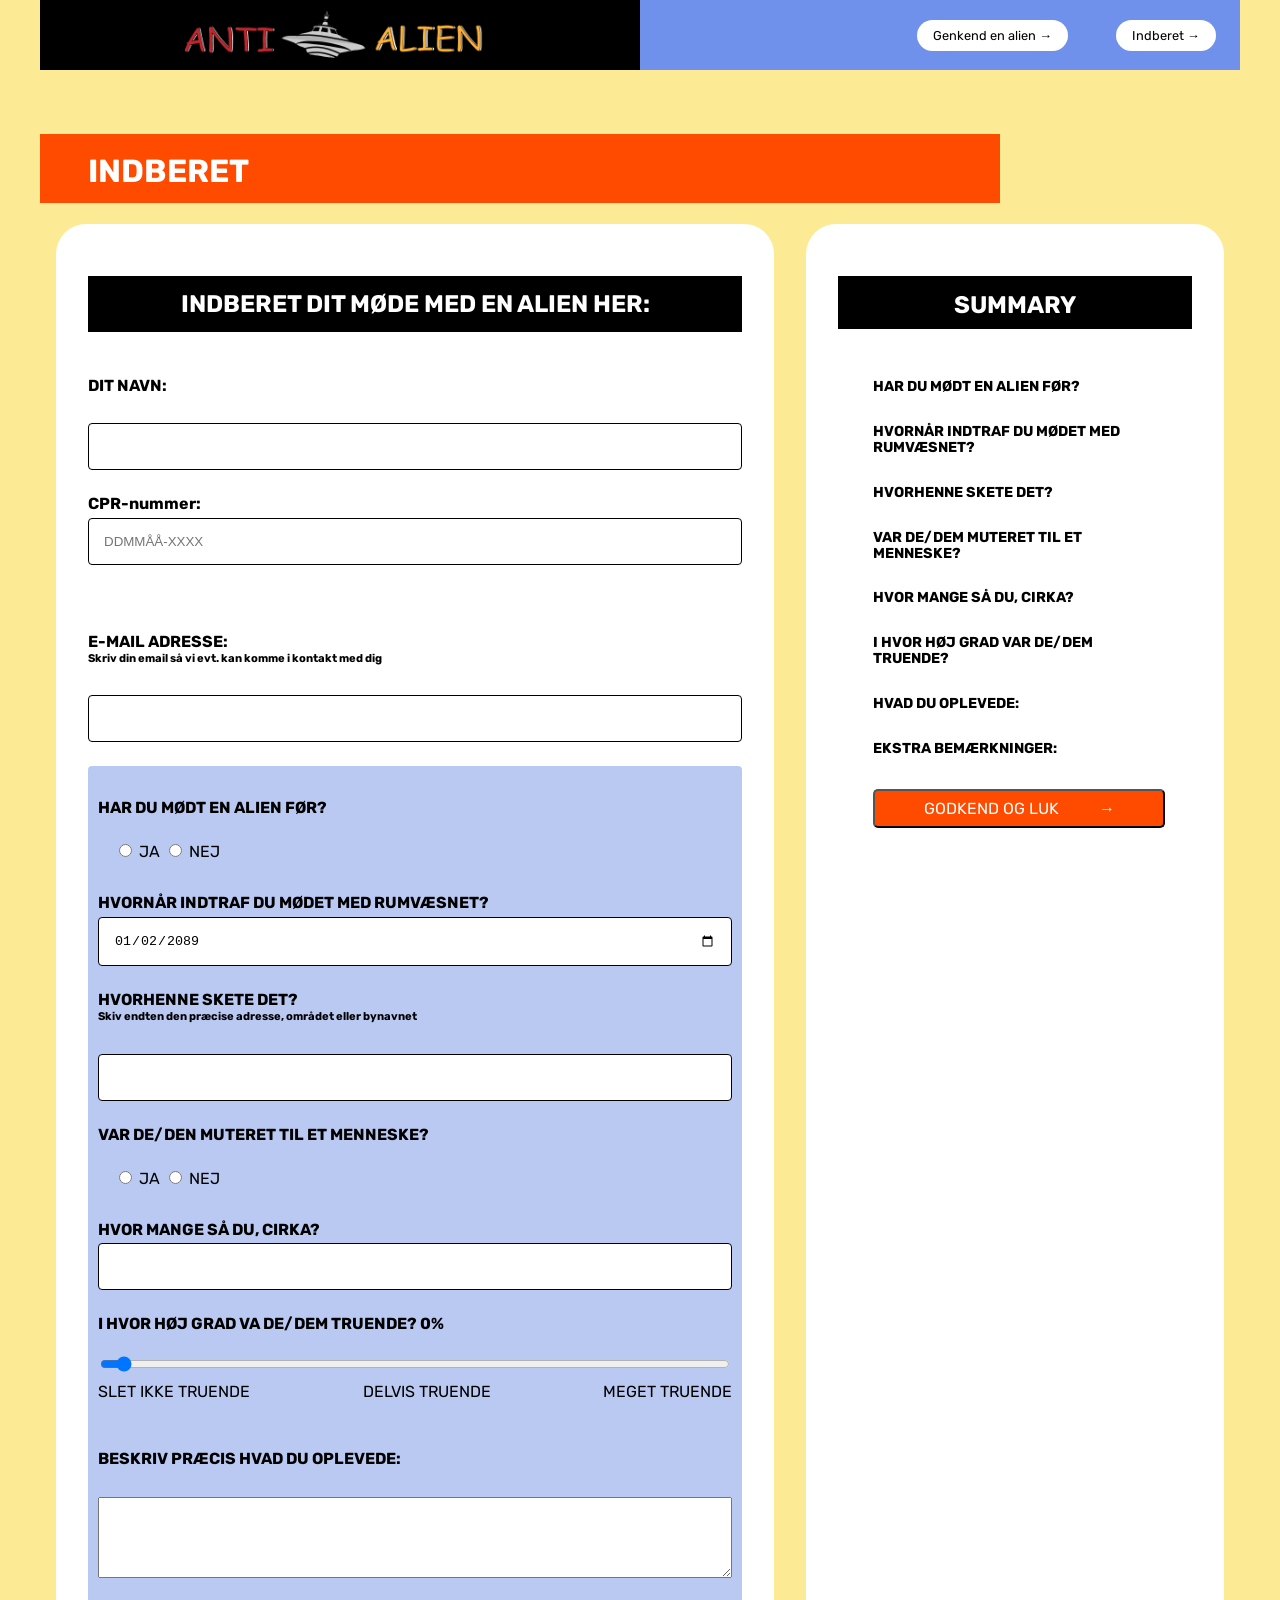
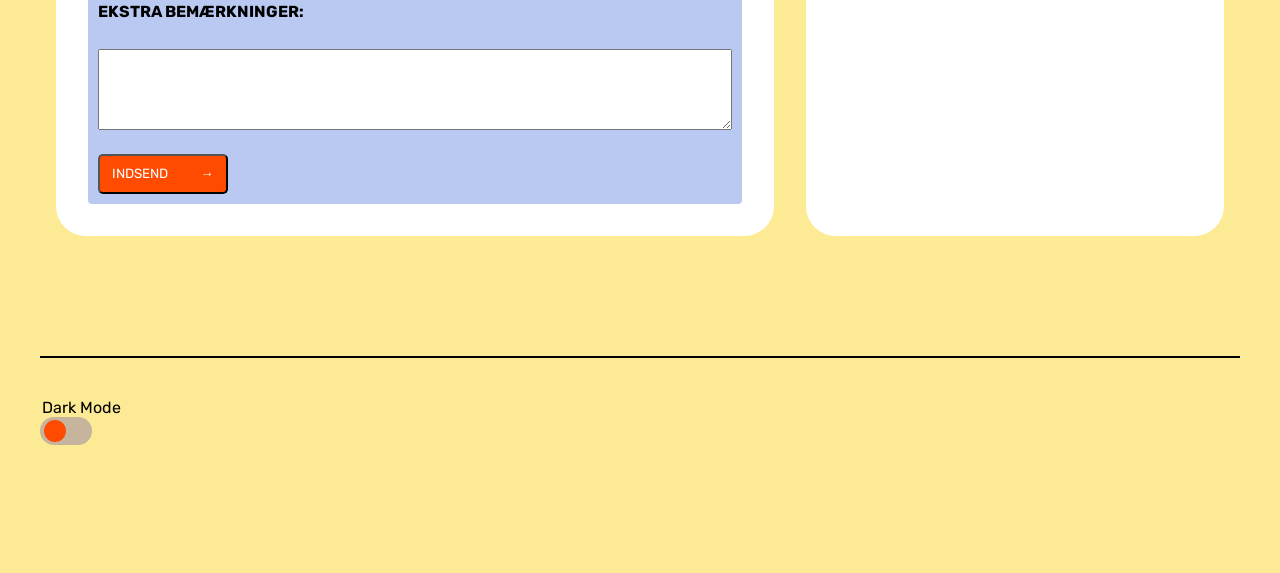
<file: register.html>
<!DOCTYPE html>
<html lang="en">
  <head>
    <meta charset="UTF-8" />
    <meta http-equiv="X-UA-Compatible" content="IE=edge" />
    <meta name="viewport" content="width=device-width, initial-scale=1.0" />
    <link rel="stylesheet" href="css/custom.css" />
    <link rel="stylesheet" href="css/general.css" />
    <link rel="stylesheet" href="css/layout.css" />
    <link rel="stylesheet" href="css/infographic.css" />
    <link rel="stylesheet" href="css/forms.css" />
    <link rel="stylesheet" href="css/ekstra.css" />
    <link id="lightmode" rel="stylesheet" href="css/light.css" />
    <link rel="icon" type="image/png" href="img/fav.png" />
    <title>Emergency Site</title>
  </head>
  <body id="register">
    <header>
      <nav>
        <div id="logotype-wrapper">
          <a href="index.html"><img src="img/aaa.png" alt="logo" /></a>
        </div>
        <ul class="menu">
          <li>
            <a class="menuItem" href="instruction.html">Genkend en alien </a>
          </li>
          <li><a class="menuItem" href="register.html">Indberet</a></li>
        </ul>
      </nav>
    </header>

    <main>
      <h1>INDBERET</h1>
      <section id="form-section">
        <article id="form-info">
          <h2>INDBERET DIT MØDE MED EN ALIEN HER:</h2>
          <form id="webform">
            <div class="form-flex-container">
              <div class="form-group">
                <label for="f-name">DIT NAVN:</label>
                <br />
                <input id="f-name" name="f-name" type="text" />
              </div>
              <div class="form-group">
                <label for="cpr">CPR-nummer:</label>
                <input
                  type="text"
                  id="cpr"
                  name="cpr"
                  pattern="\d{6}-\d{4}"
                  required
                  placeholder="DDMMÅÅ-XXXX"
                /><br /><br />
              </div>

              <div class="form-group">
                <label for="email"
                  >E-MAIL ADRESSE:
                  <br />
                  <span class="instruction"
                    >Skriv din email så vi evt. kan komme i kontakt med
                    dig</span
                  >
                </label>
                <br />
                <input id="email" name="email" type="email" required />
              </div>
            </div>
          </form>
        </article>
        <article id="form-info">
          <form id="webform2">
            <div class="form-flex-container">
              <div class="form-group">HAR DU MØDT EN ALIEN FØR?</div>
              <div class="radio-group">
                <label>
                  <input type="radio" name="alien" value="ja" />
                  JA
                </label>
                <label>
                  <input type="radio" name="alien" value="nej" />
                  NEJ
                </label>
              </div>
              <div class="form-group">
                <label for="start"
                  >HVORNÅR INDTRAF DU MØDET MED RUMVÆSNET?</label
                >
                <input
                  type="date"
                  id="start"
                  name="trip-start"
                  value="2089-01-02"
                  min="2089-01-02"
                  max="2090-12-31"
                />
              </div>
              <div class="form-group">
                <label for="adresse"
                  >HVORHENNE SKETE DET?
                  <span class="instruction"
                    >Skiv endten den præcise adresse, området eller
                    bynavnet</span
                  >
                </label>
                <br />
                <input id="hvor" name="hvorhenne" type="text" />
              </div>

              <div class="form-group">VAR DE/DEN MUTERET TIL ET MENNESKE?</div>
              <div class="radio-group">
                <label>
                  <input type="radio" name="menneske" value="ja" />
                  JA
                </label>
                <label>
                  <input type="radio" name="menneske" value="nej" />
                  NEJ
                </label>
              </div>
              <div class="form-group">
                <label for="number"> HVOR MANGE SÅ DU, CIRKA?</label>
                <input
                  type="number"
                  id="antal"
                  name="number"
                  min="1"
                  max="100"
                />
              </div>
              <div class="sliderr">
                <label for="truet"
                  >I HVOR HØJ GRAD VA DE/DEM TRUENDE?
                  <span id="range-value">0</span>%</label
                >
                <input
                  type="range"
                  name="truet"
                  id="truet"
                  min="0"
                  max="100"
                  value="0"
                />
              </div>
              <div class="sliderr-labels">
                <span class="lidt">SLET IKKE TRUENDE</span>
                <span class="meget">DELVIS TRUENDE</span>
                <span class="meget">MEGET TRUENDE</span>
              </div>
              <div class="form-group">
                <label for="bigText">BESKRIV PRÆCIS HVAD DU OPLEVEDE:</label>
                <br />
                <textarea
                  id="bigText"
                  name="bigText"
                  rows="5"
                  cols="50"
                ></textarea>
              </div>
              <div class="form-group">
                <label for="bigText">EKSTRA BEMÆRKNINGER:</label>
                <br />
                <textarea
                  id="bigText2"
                  name="bigText"
                  rows="5"
                  cols="50"
                ></textarea>
              </div>
            </div>
            <button id="submit_btn" type="submit">INDSEND</button>
          </form>
        </article>
      </section>

      <section id="form-summary">
        <h2>SUMMARY</h2>
        <article id="sum">
          <div>
            <h3>HAR DU MØDT EN ALIEN FØR?</h3>
            <p id="sumAlien"></p>
          </div>
          <div>
            <h3>HVORNÅR INDTRAF DU MØDET MED RUMVÆSNET?</h3>
            <p id="sumHvornår"></p>
          </div>
          <div>
            <h3>HVORHENNE SKETE DET?</h3>
            <p id="sumHvor"></p>
          </div>
          <div>
            <h3>VAR DE/DEM MUTERET TIL ET MENNESKE?</h3>
            <p id="sumMuteret"></p>
          </div>
          <div>
            <h3>HVOR MANGE SÅ DU, CIRKA?</h3>
            <p id="sumAntal"></p>
          </div>
          <div>
            <h3>I HVOR HØJ GRAD VAR DE/DEM TRUENDE?</h3>
            <p id="sumTruende"></p>
          </div>
          <div>
            <h3>HVAD DU OPLEVEDE:</h3>
            <p id="sumOplevelse"></p>
          </div>
          <div>
            <h3>EKSTRA BEMÆRKNINGER:</h3>
            <p id="sumBem"></p>
          </div>
          <form>
            <button id="reset_btn" type="reset">GODKEND OG LUK</button>
          </form>
        </article>
      </section>
    </main>
    <hr class="footer-line" />
    <footer>
      <div class="dark-mode">
        <legend id="switchtext">Dark Mode</legend>
        <label class="switch">
          <input id="switchBtn" type="checkbox" />
          <span class="slider round"></span>
        </label>
      </div>
      <!-- <nav class="some">
        <ul>
          <li><a href="">link</a></li>
          <li><a href="">link</a></li>
          <li><a href="">link</a></li>
          <li><a href="">link</a></li>
        </ul>
      </nav>
      <nav class="another">
        <ul>
          <li><a href="">link</a></li>
          <li><a href="">link</a></li>
          <li><a href="">link</a></li>
          <li><a href="">link</a></li>
        </ul>
      </nav>
      <nav class="yetanother">
        <ul>
          <li><a href="">link</a></li>
          <li><a href="">link</a></li>
          <li><a href="">link</a></li>
          <li><a href="">link</a></li>
        </ul>
      </nav> -->
    </footer>
    <script src="js/form.js "></script>
    <script src="js/front.js"></script>
  </body>
</html>
</file>
<file: css/custom.css>
:root {
  /* Colours */
  --primary-font-color: #000000; /* used */

  --secondary-bg-color: #c34444; /* used */
  --secondary-font-color: #2d71b1; /* used */

  /* CAN BE DELETED WHEN THE PLACEHOLDER CLASS IS DELETED */
  --placeholder-bg-color: #432f0d; /* used */
  --placeholder-font-color: #575c61; /* used */

  /* NOT USED AT THE MOMENT */
  --info-color: #ff4b00;
  --warning-color: #ffc107;
  --danger-color: #dc3545;

  /* Borders */
  --border-color: #007bff; /* used */
  --border-color-light: #f7f5c2; /* used */
  --border-radius: 0.25rem;

  /* Links */
  --link-color: #84888e; /* used */
  --hover-color: #f9fcfe; /* used */
  --active-color: #f52727; /* used */

  /* From styletile */

  /* Fonts */
  --logotype-font: "Roboto", sans-serif;
  --headline-font: "Roboto", sans-serif;
  --body-font: "Roboto", sans-serif;
  --link-font: "Calibri", sans-serif;

  /* Text sizes */
  --logotype-size: 1.5rem;
  --headline1-size: 2rem;
  --headline2-size: 1.5rem;
  --headline3-size: 1.25rem;
  --bodytext-size: 1rem;
  --cta-text-size: 1.25rem;
  --followup-text-size: 0.8rem;
  --form-submit-size: 1rem;

  /* Text colors */
  --logotype-color: #ffffff;
  --headline-color: #ffffff;
  --headline-color-inverted: #ffffff;
  --bodytext-color: #13379a;
  --bodytext-color-inverted: #2c658a;
  --cta-text-color: #000000;
  --cta-text-color-inverted: #bbc3ca;
  --followup-text-color: #575c61;
  --followup-text-color-inverted: #bbc3ca;
  --formfield-text-color: #575c61;
  --form-submit-color: #0a4374;
  --form-submit-color-inverted: #bbc3ca;

  /* Background colors */
  --logotype-background-color: #000000;
  --header-background-color: #6f90eb;
  --article-background-color: #fffae2;
  --news-background-color: #2a5cf2;
  --news-background-color-inverted: #dbe2f5;
  --info-background-color: #ffffff;
  --headline-bg-color: #193b9f;
  --headline-bg-color-alert: #ff4b00;
  --headline-bg-color-inverted: #000000;
  --bodytext-bg-color: #dbdde3;
  --bodytext-bg-color-inverted: #dbdde3;
  --cta-text-bg-color: #4d66b3;
  --cta-text-bg-color-inverted: #dbdde3;
  --followup-text-bg-color: #ff4b00;
  --followup-text-bg-color-inverted: #697745;
  --form-background-color: #1b3490;
  --form-text-color: #dbdde3;
  --formfield-background-color: #2550d3;
  --formfield-background-color-active: #dbdde3;
  --form-submit-bg-color: #2b4287;
  --form-submit-bg-color-inverted: #dbdde3;

  /* Info-boxes */
  --info-bg-color-yellow: #fceb94;
  --info-bg-color-green: #def5db;
}
</file>
<file: css/general.css>
html,
body,
header,
footer,
main,
nav,
ul,
#main-disclamer {
  margin: 0;
  padding: 0;
  box-sizing: border-box;
}

header {
  margin-bottom: 2em;
}

body {
  font-family: var(--default-font);
  color: var(--primary-font-color);
  background-color: var(--primary-bg-color);
}
header,
footer {
  background-color: var(--header-background-color);
  color: var(--secondary-font-color);
  height: min-content;
}
.logo-wrapper {
  background-color: var(--logotype-background-color);
  color: var(--logotype-color);
}
#main-disclamer {
  height: 180px;
  background-color: var(--header-background-color);
  display: flex;
  justify-content: flex-start;
  align-items: center;
  padding-left: 2rem;
}
#main-disclamer-content {
  display: flex;
  column-gap: 1rem;
}
main section {
  padding: 20px;
  border-radius: var(--border-radius);
}
h1,
h2,
h3,
h4,
h5,
h6 {
  font-family: var(--headline-font);
}
h1 {
  font-size: var(--headline1-size);
  color: var(--headline-color-inverted);
  margin: 5px 0;
  line-height: 1rem;
  text-align: left;
  margin-top: 1em;
}
h2 {
  font-size: var(--headline2-size);
}
h3 {
  font-size: var(--headline3-size);
}

main > h1 {
  background-color: var(--headline-bg-color-alert);
  color: var(--headline-color-inverted);
  line-height: 4rem;
  padding: 5px 3rem 0 3rem;
  width: calc(80% - 6rem);
}

/* Lavet selv */

@font-face {
  font-family: "rubik";
  src: url(../fonts/Rubik/static/Rubik-Bold.ttf);
}

h1,
h2,
h3 {
  font-family: "rubik";
}

@font-face {
  font-family: "rubik2";
  src: url(../fonts/Rubik/static/Rubik-Regular.ttf);
}

p,
.cta_btn,
.menuItem {
  font-family: "rubik2";
}

/* NAVIGATION STRUCTURES */
header > nav {
  height: 100%;
}
nav ul {
  list-style: none;
}
nav a {
  font-family: var(--link-font);
  text-decoration: none;
  color: var(--link-color);
}
a {
  font-family: var(--link-font);
}
#logotype-wrapper {
  background-color: var(--logotype-background-color);
  margin: 0;
  display: flex;
  justify-content: flex-start;
  align-items: center;
  padding: 2 0 0 1rem;
  height: 70px;
}
#logotype-wrapper > a {
  font-size: var(--logotype-size);
  color: var(--logotype-color);
  font-family: "rubik";
  width: 100%;
  align-items: center;
}

#logotype-wrapper img {
  width: 50%;
  padding-left: 6em;
  padding-top: 3em;
}

header nav li a {
  margin: 1.5rem;
  background-color: var(--followup-text-bg-color);
  color: var(--followup-text-color);
  font-size: var(--followup-text-size);
  padding: 0.5rem 1rem;
  border-radius: var(--border-radius);
}
header > nav li > a:after {
  content: " \2192";
}
nav a:hover {
  color: #ff4b00;
}
nav a:active {
  color: var(--active-color);
}

/* FOOTER */
footer a {
  font-size: 0.7rem;
}
.yellow,
.green {
  padding: 1.5rem 1rem 0.5rem 1rem;
}
.yellow {
  background-color: var(--info-bg-color-yellow);
}
.green {
  background-color: var(--info-bg-color-green);
}

.footer-line {
  position: relative;
  border: none;
  height: 2px;
  background-color: rgb(0, 0, 0);
  width: 100%;
  margin-top: 40px;
}

.hr {
  margin-top: 2rem;
}
</file>
<file: css/layout.css>
/* LAYOUT FOR MAIN CONTENT */
body {
  display: grid;
  grid-template-rows: auto 1fr auto;
  height: 100vh;
  max-width: 1200px;
  margin: 0 auto;
}
main {
  display: grid;
  row-gap: 1rem;
}
main > *:not(:first-child) {
  margin: 0 1rem;
}
main {
  grid-template-rows: min-content min-content 1fr min-content;
}

/* LAYOUT FOR HEADER AND FOOTER */
footer {
  display: grid;
  gap: 10px;
}
header nav,
footer nav {
  display: flex;
  justify-content: space-between;
  align-items: center;
}
header nav > * {
  flex: 1;
}
nav ul {
  display: flex;
  justify-content: flex-end;
}
header ul {
  height: 100%;
  width: clamp(175px, 50%, 300px);
}
footer ul {
  flex-direction: column;
  padding-left: 1rem;
}

/* LAYOUT FOR SECTIONS */
#daily,
#breaking {
  display: grid;
  border-radius: 50px;
}
#daily {
  grid-template-rows: repeat(2, minmax(200px, min-content));
  gap: 1rem;
}
#breaking {
  grid-template-rows: repeat(auto-fit, minmax(50px, min-content));
  gap: 0;
}

@media (width > 600px) {
  #frontpage > main {
    grid-template-columns: 6fr 3fr;
    grid-template-rows: auto 1fr auto;
  }
  #instruction > main,
  #register > main {
    grid-template-columns: 5fr 3fr;
    grid-template-rows: auto 1fr auto;
  }

  .qr {
    order: 1;
  }

  h1 {
    grid-column: 1 / -1;
  }
  footer {
    grid-template-columns: 1fr 1fr 1fr;
  }
}
</file>
<file: css/infographic.css>
#head-txt {
  fill: rgb(54, 54, 54);
}
.info-graphic,
.info-text {
  background-color: var(--info-background-color);
  padding: 0;
  border-radius: 30px;
}
.info-text h2 {
  line-height: 3rem;
  text-align: center;
  background-color: var(--headline-bg-color-inverted);
  color: var(--headline-color-inverted);
  padding-top: 5px;
}
.info-text h3 {
  font-size: 0.8rem;
  line-height: 0.8rem;
  font-weight: 600;
  margin: 0;
  padding: 0;
}
.info-text > *:not(:first-child) {
  margin: 0 clamp(1rem, 10%, 7rem);
  margin-top: 1em;
  letter-spacing: 1px;
}
.info-text p {
  font-size: 0.8rem;
  line-height: 1.3;
  margin: 0 0 1.2rem 0;
  padding: 0;
}

.hide {
  visibility: hidden;
}

.fadeIn {
  animation: fadeIn 1.5s;
}

@keyframes fadeIn {
  from {
    opacity: 0;
  }
  to {
    opacity: 1;
  }
}

.blink {
  animation: blinker 3.8s infinite;
}

@keyframes blinker {
  to {
    opacity: 0.4;
    fill: rgb(0, 174, 255);
  }
}
</file>
<file: css/ekstra.css>
#main-disclamer {
  background-color: #ff4b00;
}

@font-face {
  font-family: "rubiklight";
  src: url(../fonts/Rubik/static/Rubik-Light.ttf);
}

#stat {
  font-family: "rubiklight";
  color: white;
}

.menuItem {
  color: rgb(0, 0, 0);
  background-color: white;
  border-radius: 50px;
}

.daily_card h2 {
  margin-top: 1em;
}

.cta_btn {
  color: white;
}

.info-text h2 {
  margin-top: 2em;
}

/* css til dark mode knappen */

.dark-mode {
  padding-bottom: 8rem;
  padding-top: 2rem;
}

.switch {
  position: relative;
  display: inline-block;
  width: 52px;
  height: 28px;
}

.switch input {
  opacity: 0;
  width: 0;
  height: 0;
}

#switchtext {
  color: black;
  font-family: "rubik2";
}

.slider {
  position: absolute;
  cursor: pointer;
  top: 0;
  left: 0;
  right: 0;
  bottom: 0;
  background-color: rgb(199, 180, 156);
  border-radius: 34px;
}

.slider::before {
  position: absolute;
  content: "";
  height: 22px;
  width: 22px;
  left: 4px;
  bottom: 3px;
  background-color: #ff4b00;
  transition: 0.4s;
  border-radius: 50%;
}

input:checked + .slider::before {
  translate: 100% 0;
}

footer {
  background-color: #fceb94;
}
</file>
<file: css/light.css>
body {
  background-color: #fceb94;
  color: black;
}
</file>
<file: css/forms.css>
#webform {
  background-color: rgb(255, 255, 255);
  display: grid;
  padding-top: 1.5em;
}

#webform2 {
  background-color: #bac9f2;
  display: grid;
  border-radius: 4px;
  padding: 10px;
  padding-top: 2em;
}

input {
  border: 1px solid black;
  border-radius: 4px;
  padding: 15px;
}

#form-section,
#form-summary {
  background-color: var(--info-background-color);
  padding: 2em;
  border-radius: 30px;
  margin-bottom: 4em;
}

#form-summary h2 {
  line-height: 3rem;
  background-color: black;
  color: var(--headline-color-inverted);
  padding-top: 5px;
  text-align: center;
}
#form-summary h3 {
  font-size: 0.9rem;
  line-height: 1rem;
  font-weight: 600;
}
#form-summary > *:not(:first-child) {
  margin: 0 clamp(1rem, 10%, 7rem);
}
#form-summary p {
  margin: 0 0 1.8rem 0;
}

/* CSS til form */

#form-section h2 {
  background-color: black;
  color: rgb(255, 255, 255);
  text-align: center;
  line-height: 3.5rem;
}

.form-group {
  font-family: "rubik";
  display: grid;
  gap: 0.3rem;
  margin-bottom: 1.5rem;
}

.form-group-person {
  font-family: "rubik";
  display: grid;
  gap: 0.3rem;
  margin-bottom: 1.5rem;
}

input:hover {
  background-color: rgb(249, 245, 245);
  border-color: black;
}

button {
  background-color: #ff4b00;
  color: white;
  padding: 10px;
  border-radius: 5px;
  width: 130px;
  font-family: "rubik2";
}

button::after {
  content: "\2192";
  margin-left: 2rem;
}

#reset_btn {
  margin-top: 2rem;
  padding: 0.5rem 9rem;
  white-space: nowrap;
  font-size: 1rem;
  gap: 0.5rem;
  display: flex;
  justify-content: center;
}

#sum {
  padding-top: 1em;
}

.instruction {
  font-size: 0.7rem;
  color: black;
  line-height: 1.4;
  display: grid;
}

.form-group:focus-within span {
  color: #55973f;
}

.radio-group {
  font-family: "rubik2";
  margin: 1em;
  margin-bottom: 2em;
}

.sliderr {
  font-family: "rubik";
  display: grid;
  gap: 0.3rem;
  margin-bottom: 1.5rem;
  transition: all 1.5s;
}

.sliderr-labels {
  justify-content: space-between;
  display: flex;
  font-family: "rubik2";
  margin-bottom: 3em;
  margin-top: -2rem;
}
</file>
